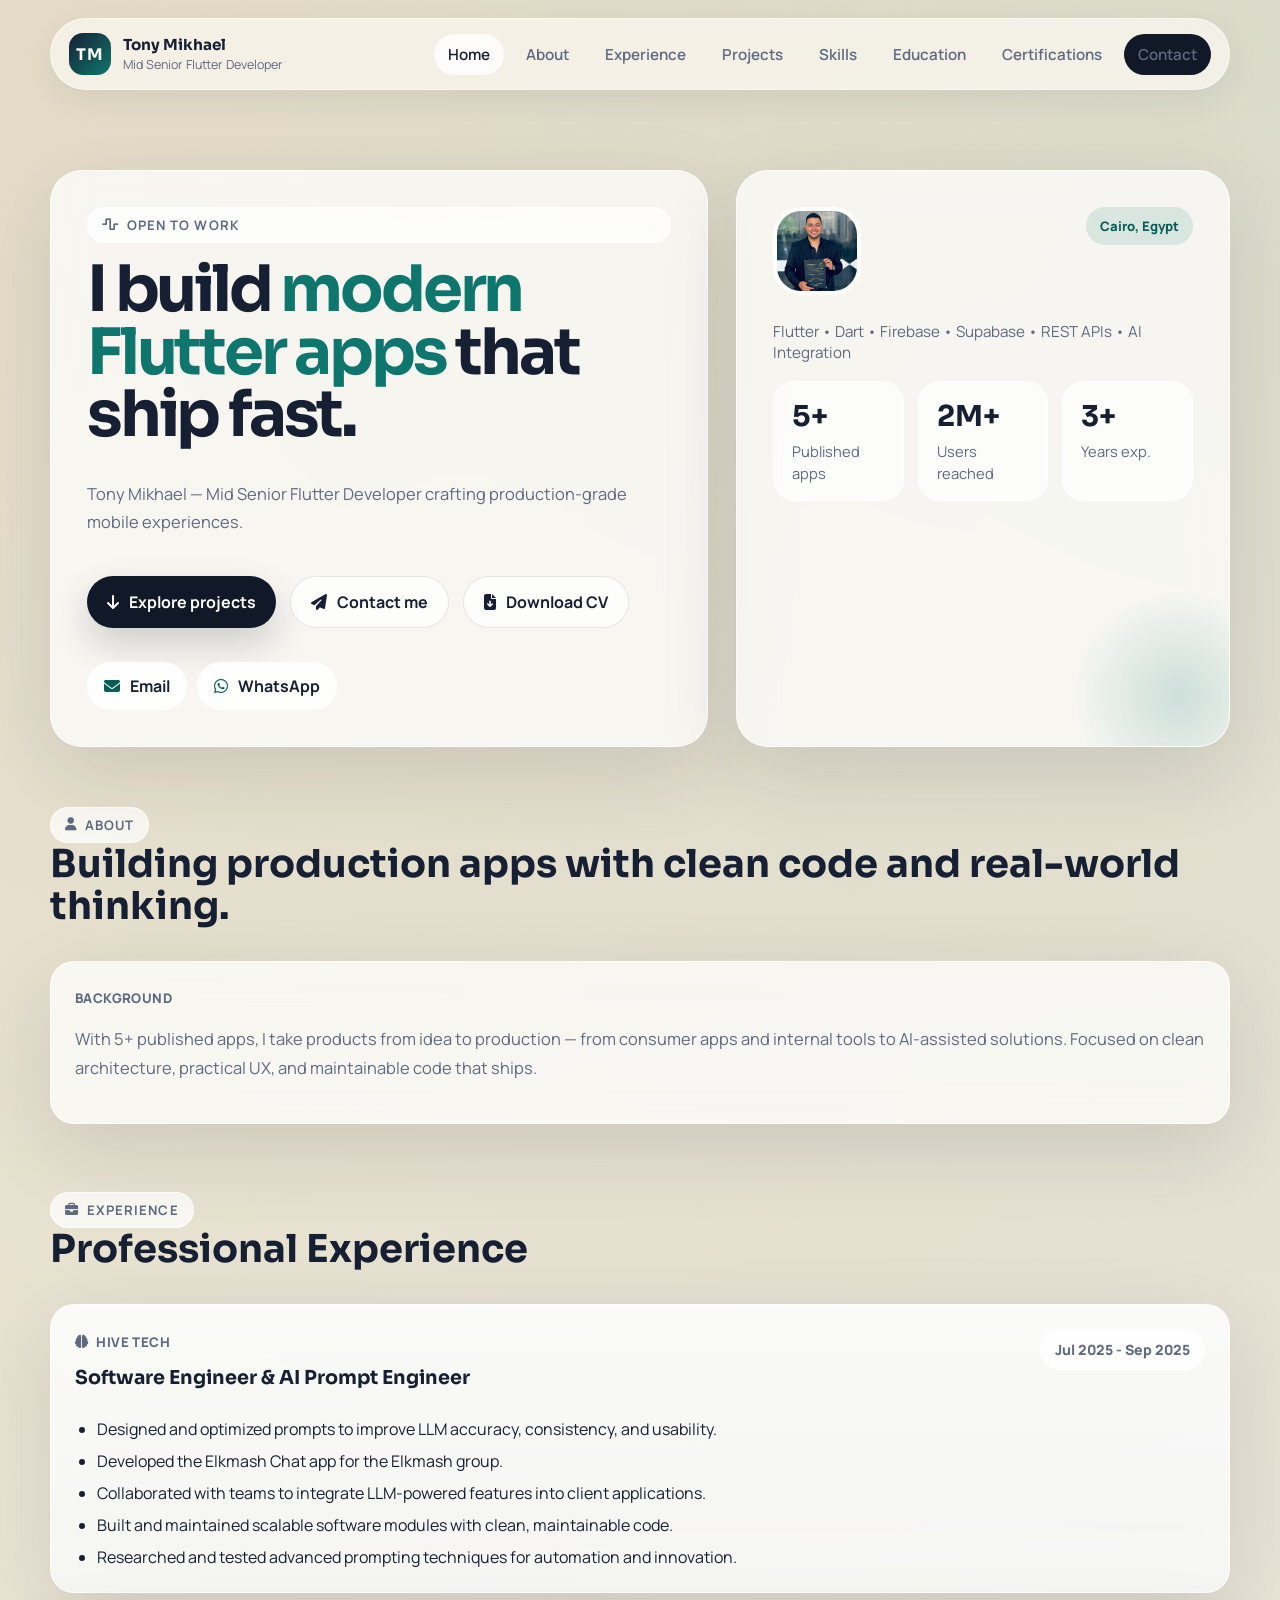
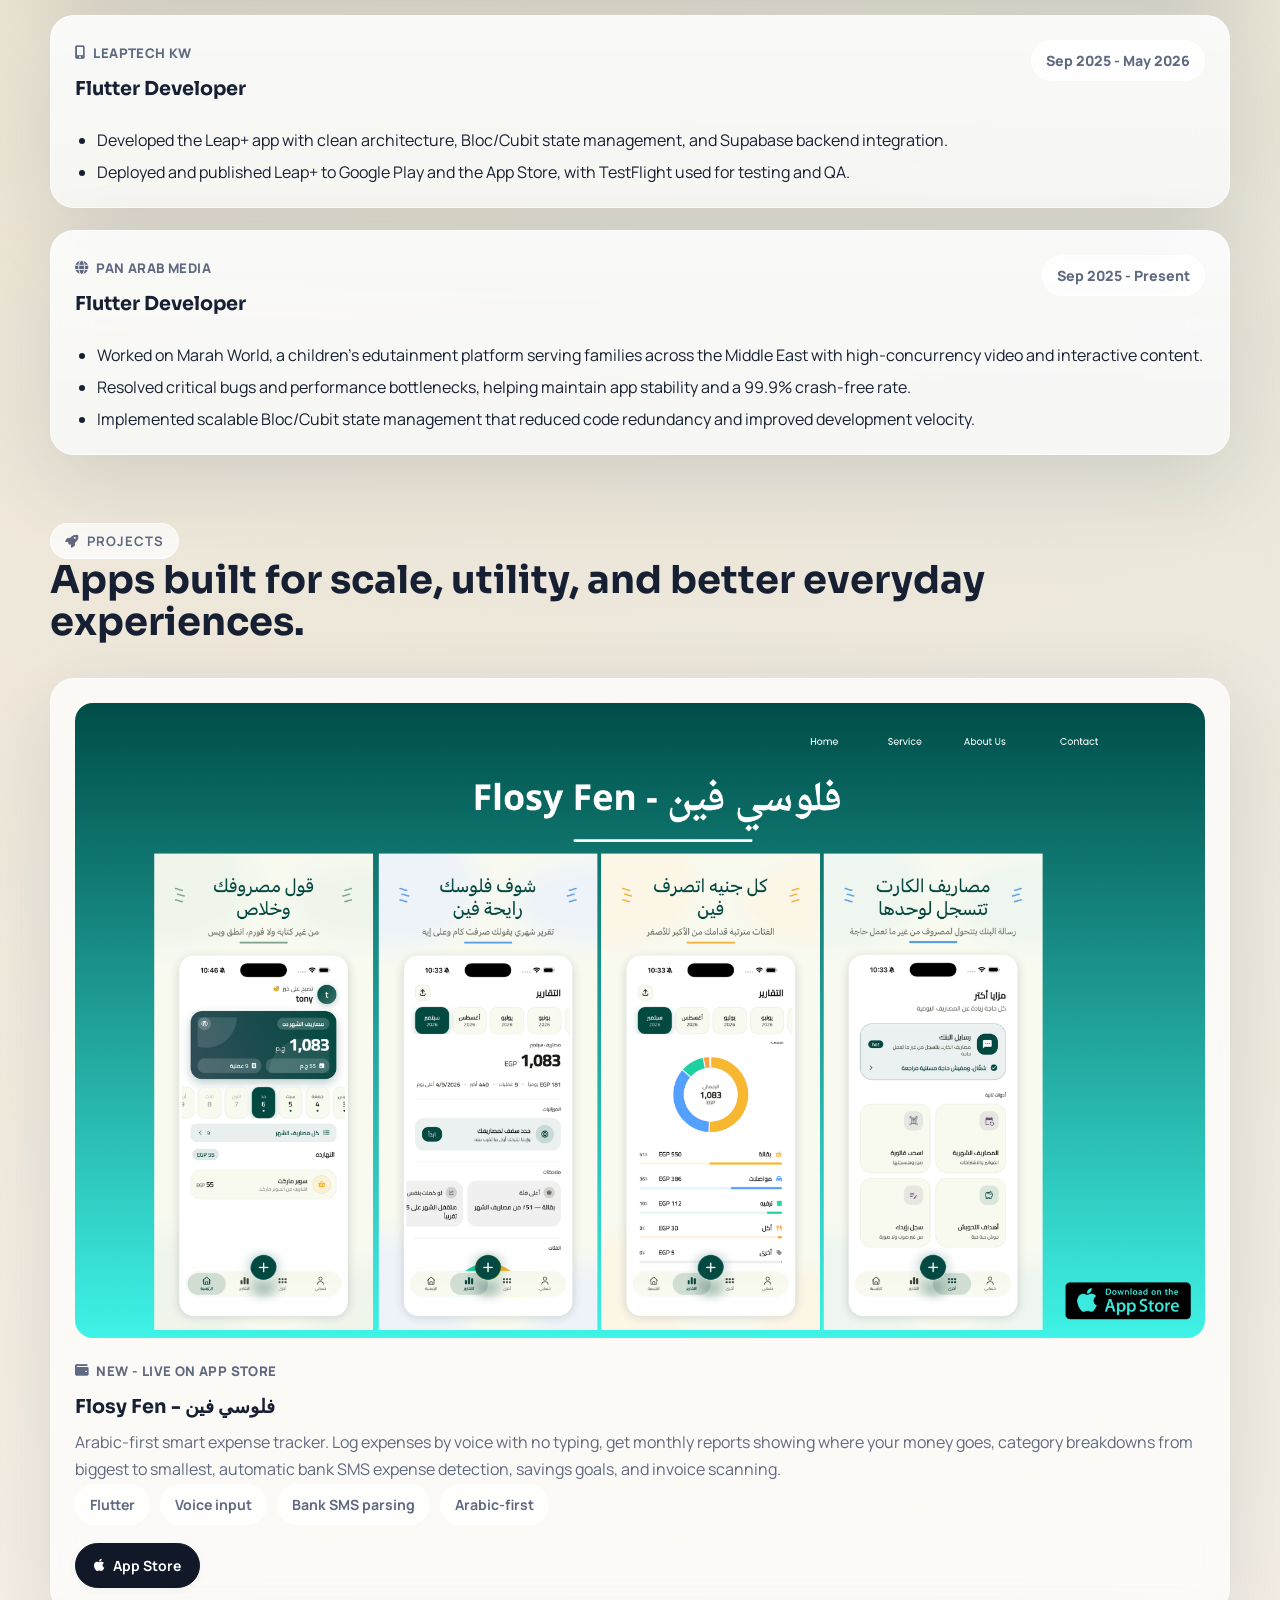
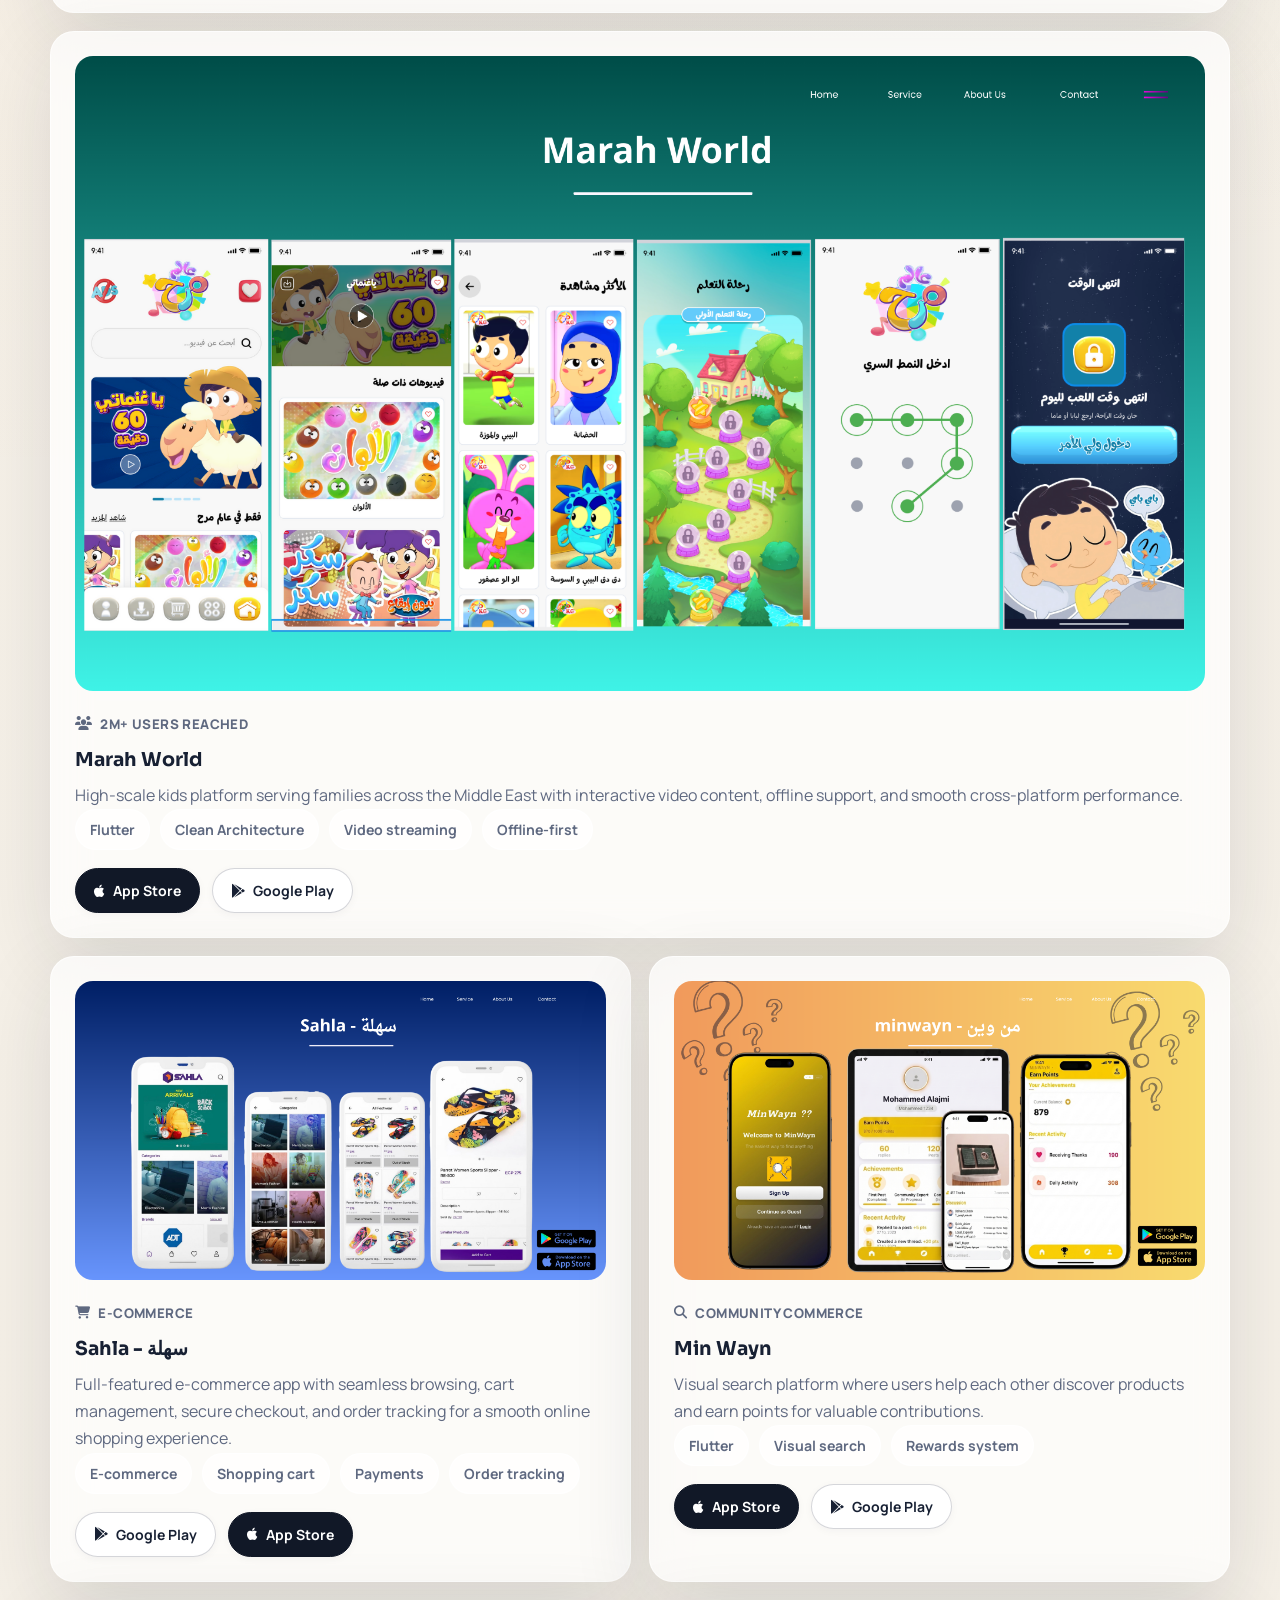
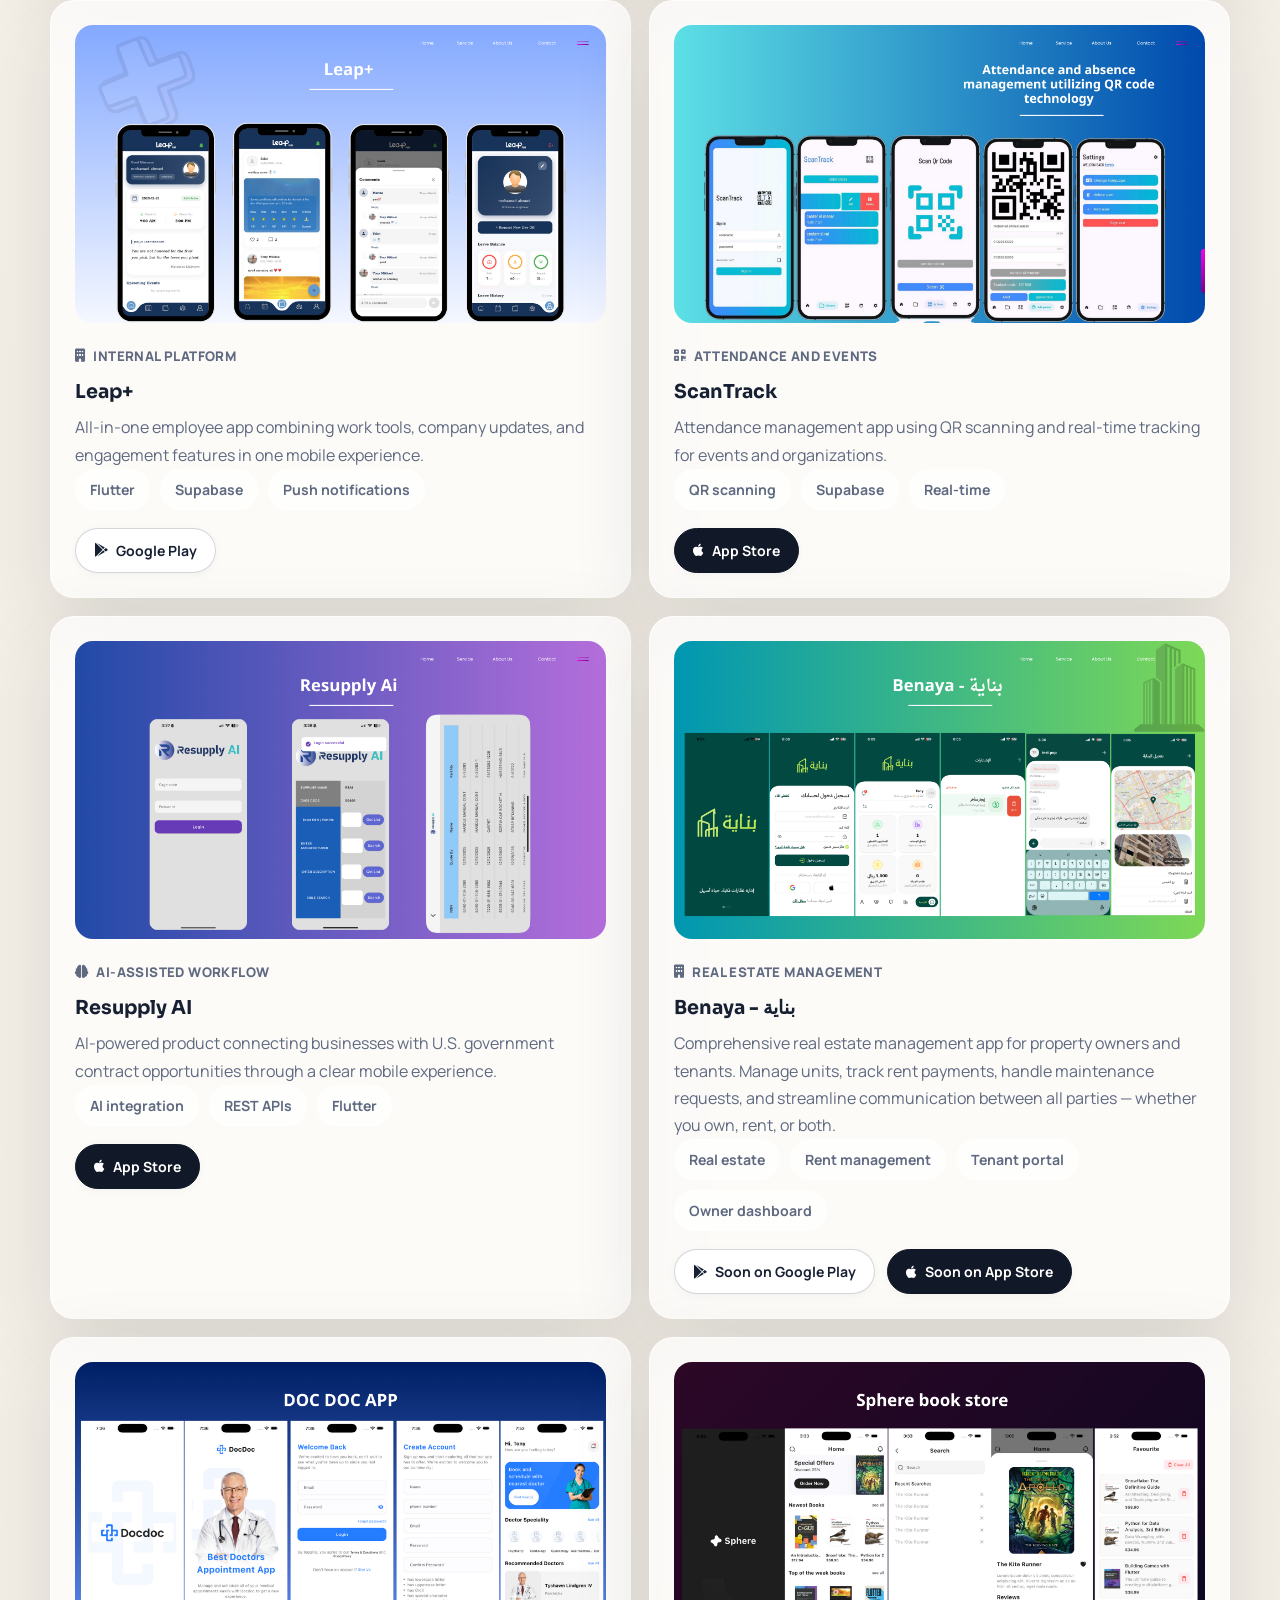
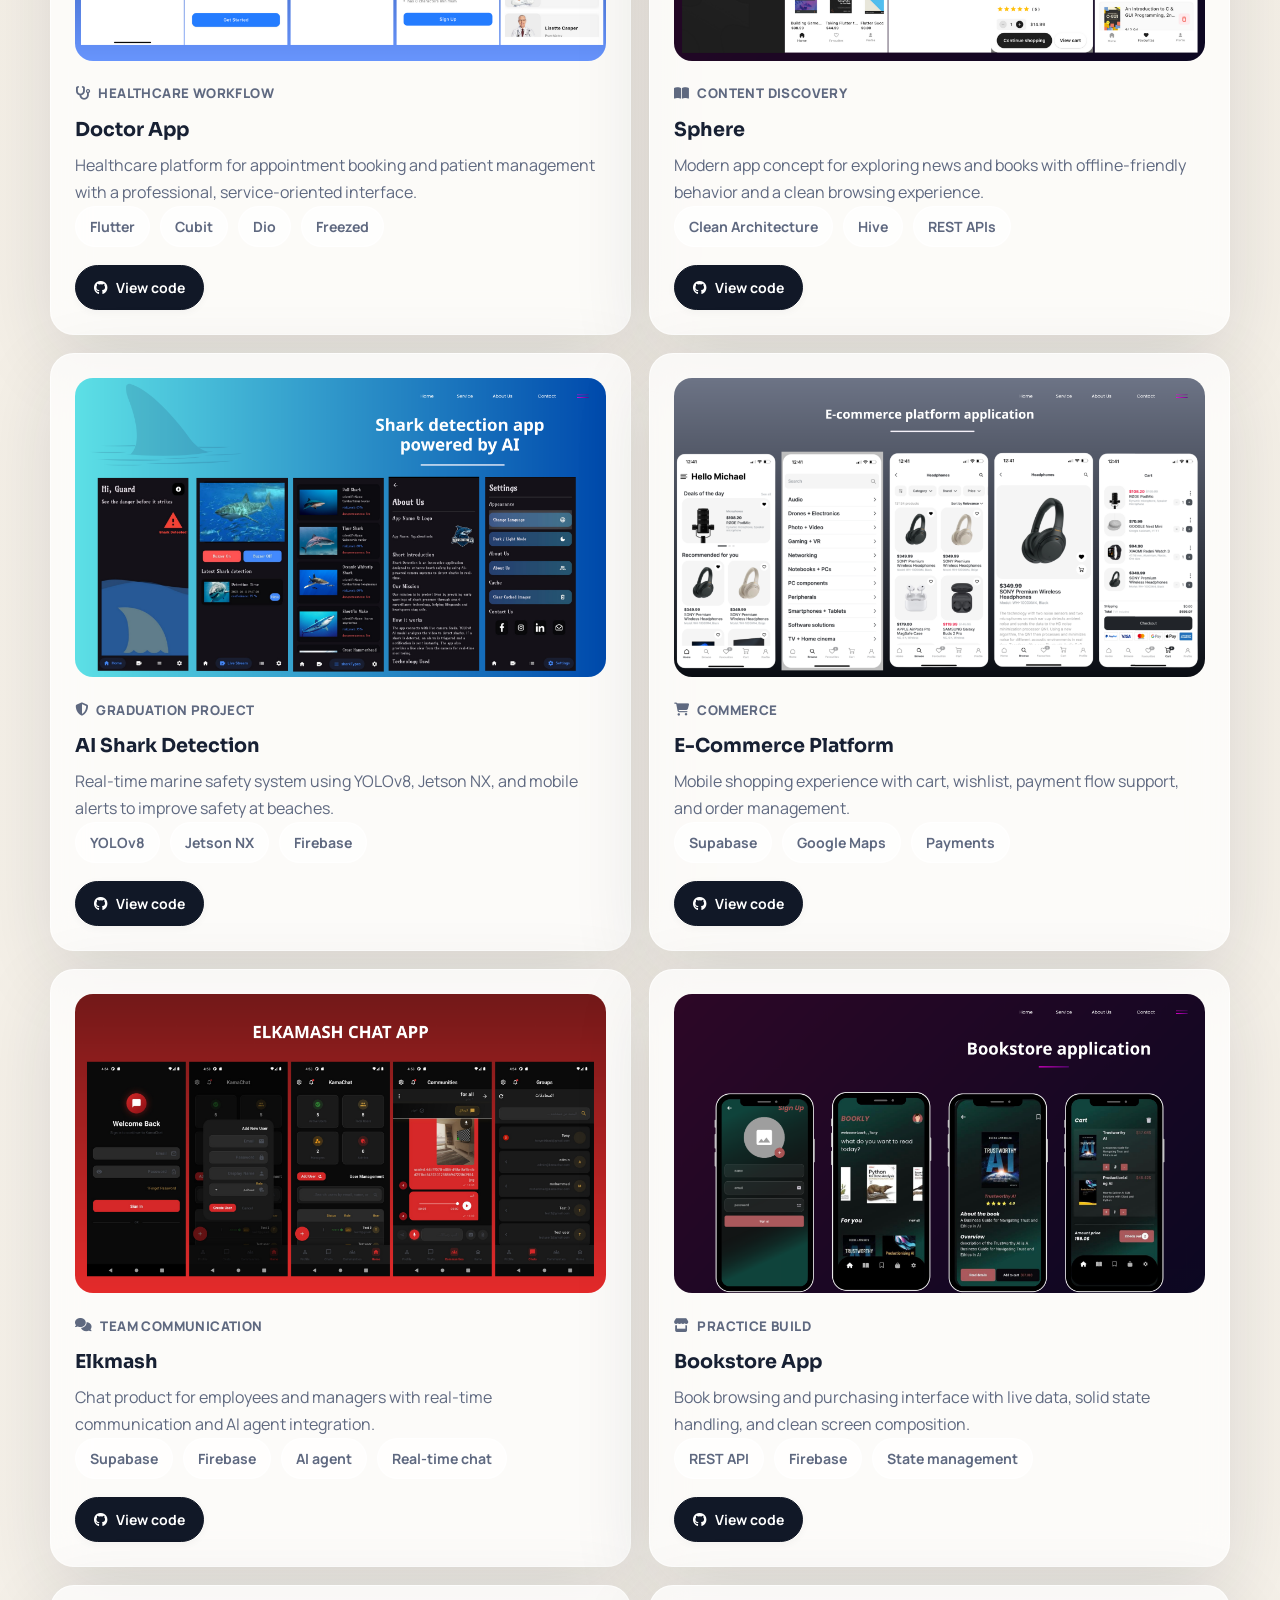
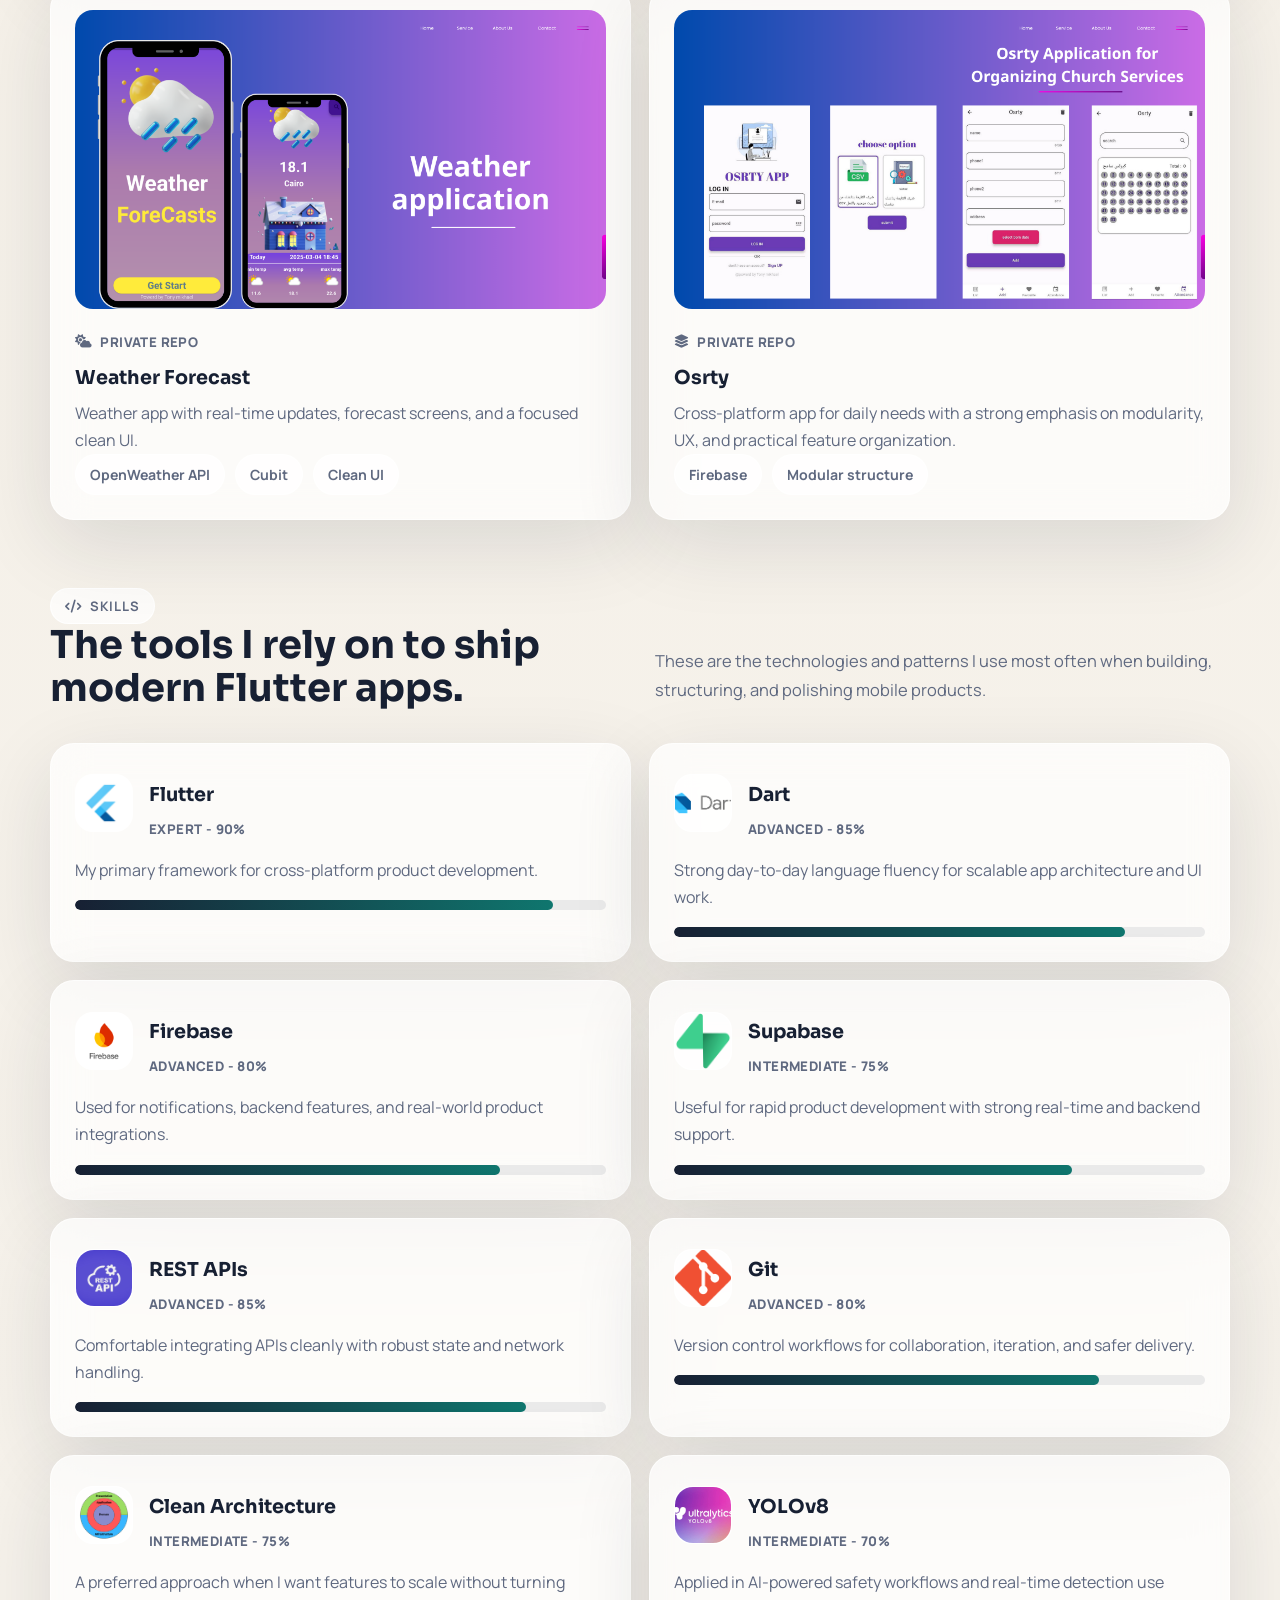
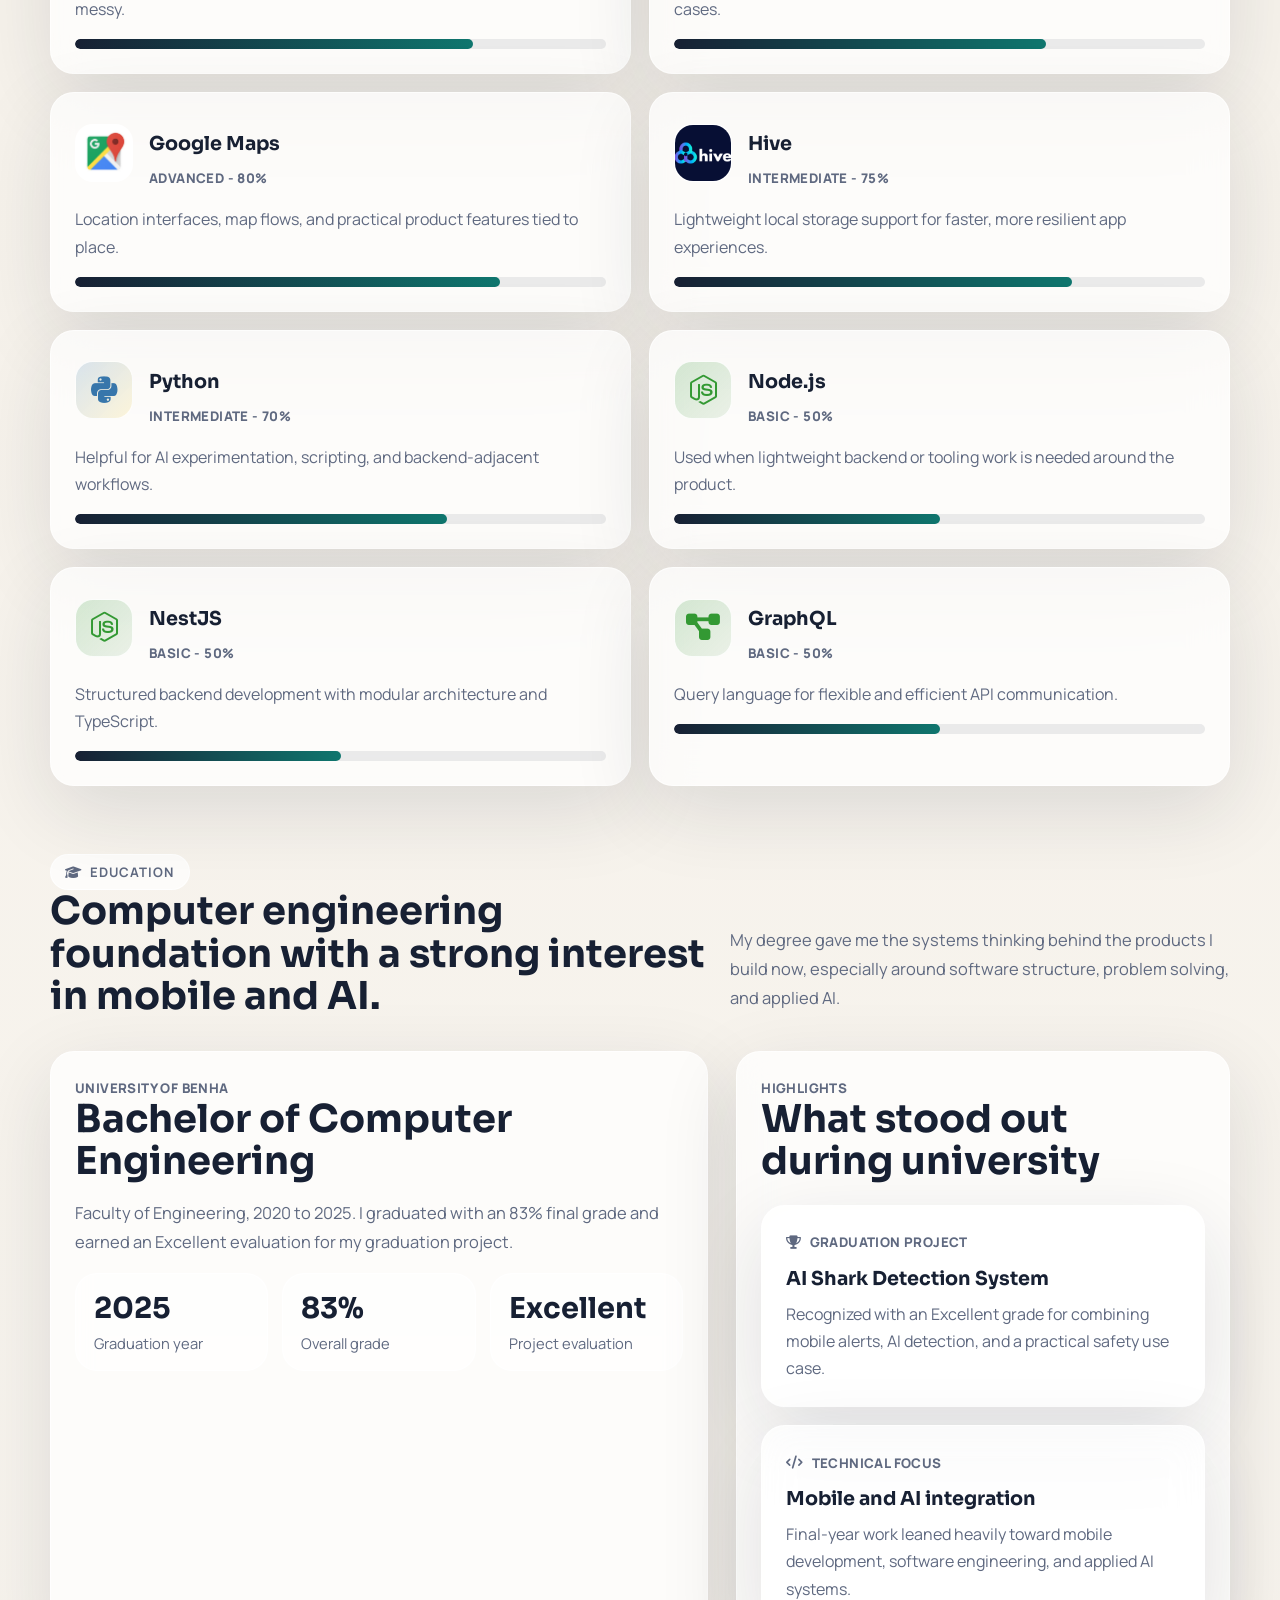
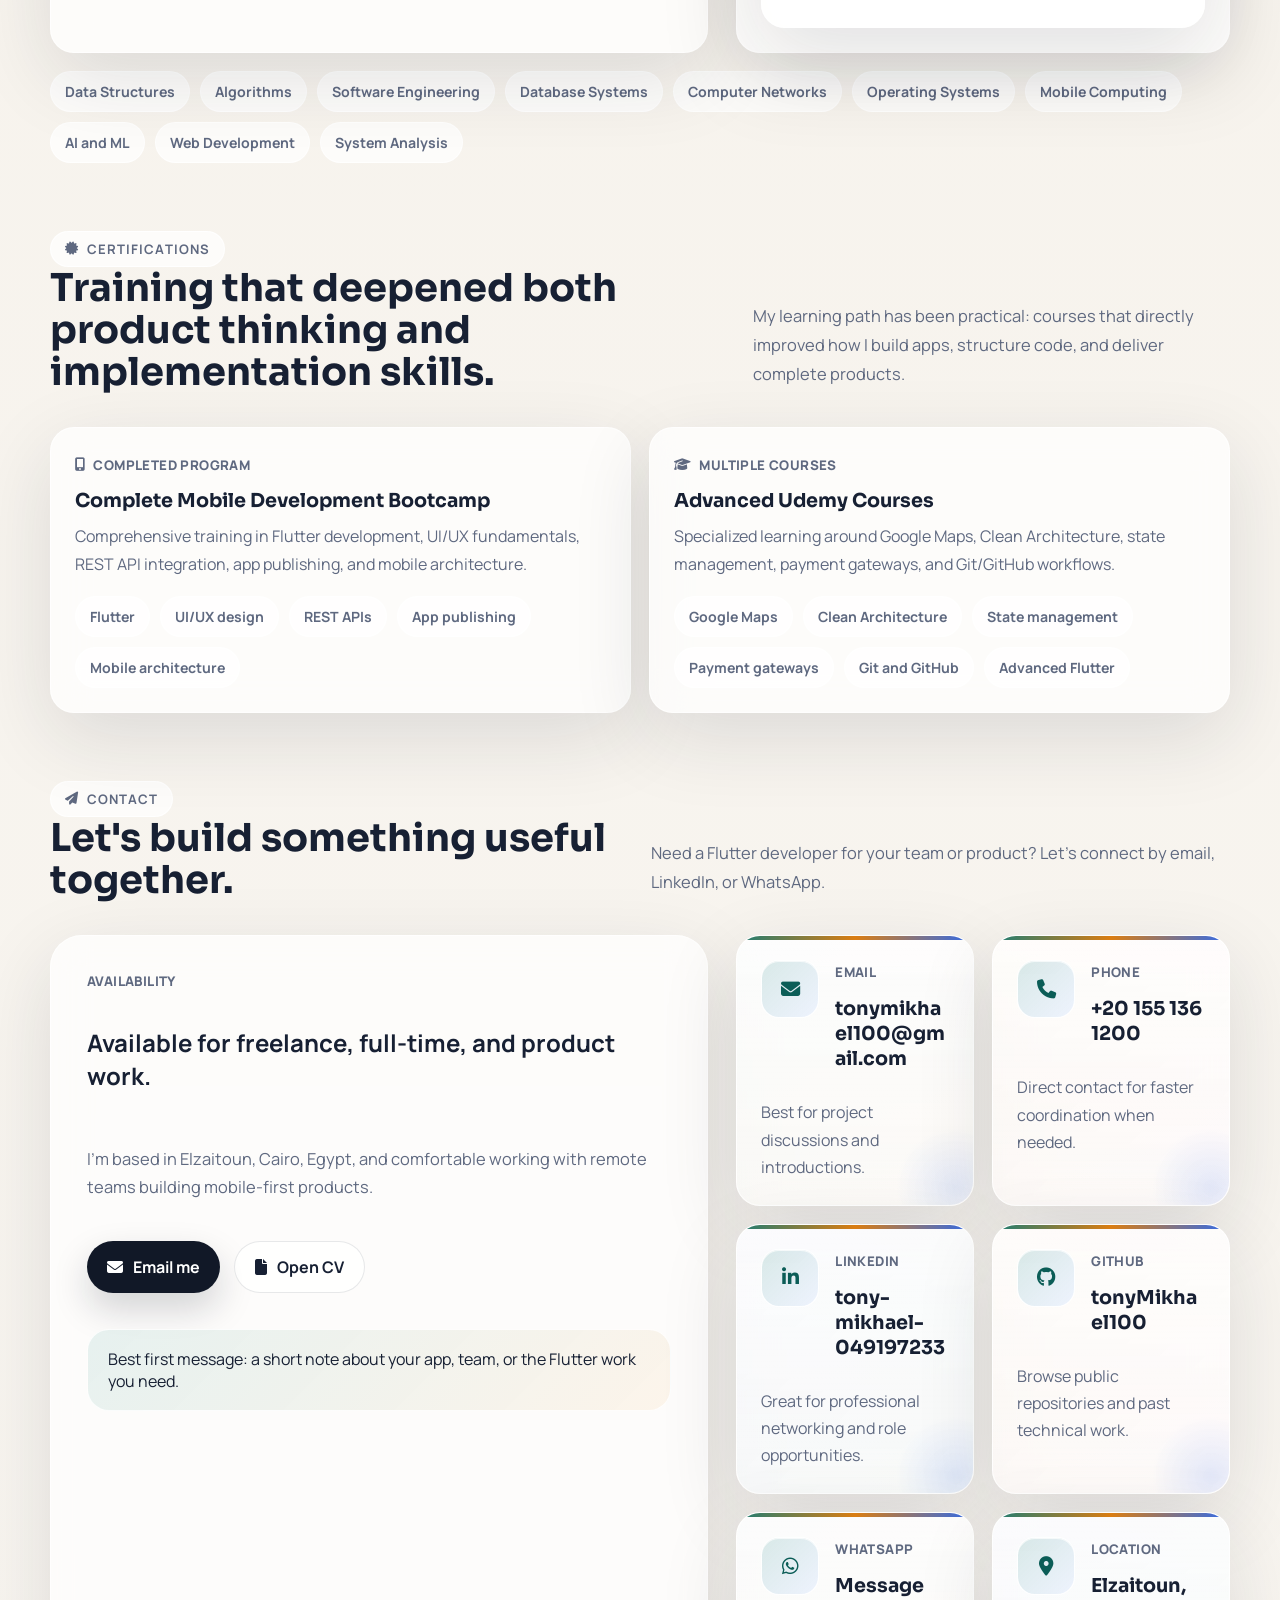
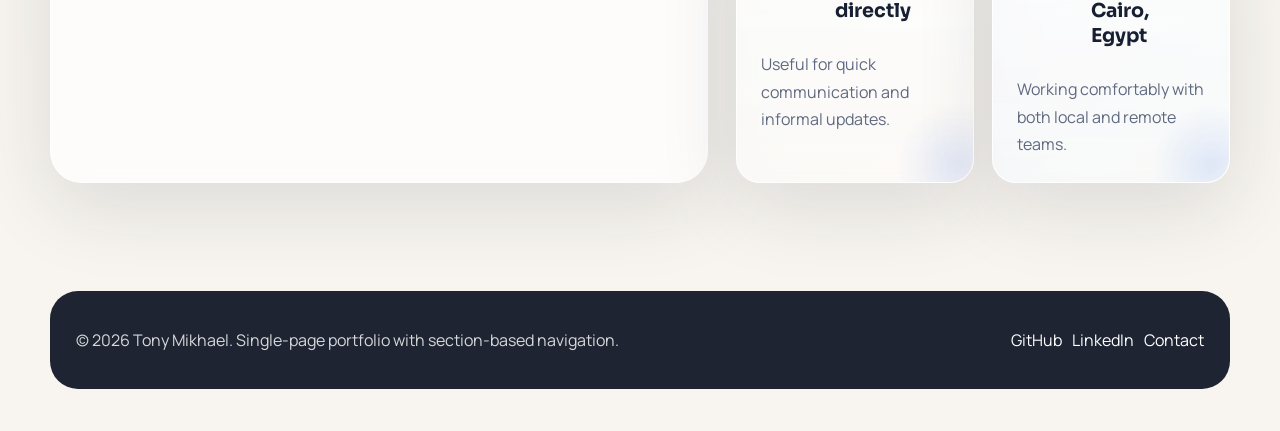
<file: index.html>
<!DOCTYPE html>
<html lang="en">

<head>
  <meta charset="UTF-8">
  <meta name="viewport" content="width=device-width, initial-scale=1.0">
  <title>Tony Mikhael | Flutter Developer</title>
  <link rel="preconnect" href="https://fonts.googleapis.com">
  <link rel="preconnect" href="https://fonts.gstatic.com" crossorigin>
  <link
    href="https://fonts.googleapis.com/css2?family=Manrope:wght@400;500;600;700;800&amp;family=Sora:wght@600;700;800&amp;display=swap"
    rel="stylesheet">
  <link rel="stylesheet" href="https://cdnjs.cloudflare.com/ajax/libs/font-awesome/6.5.1/css/all.min.css">
  <link rel="stylesheet" href="assets/styles.css">
</head>

<body>
  <header class="site-header">
    <div class="container">
      <a href="#home" class="brand">
        <span class="brand-mark">TM</span>
        <span class="brand-copy">
          <span class="brand-title">Tony Mikhael</span>
          <span class="brand-subtitle">Mid Senior Flutter Developer</span>
        </span>
      </a>

      <button class="menu-toggle" type="button" aria-label="Toggle navigation" aria-expanded="false" data-menu-toggle>
        <i class="fas fa-bars"></i>
      </button>

      <nav class="site-nav" data-site-nav>
        <a href="#home" class="active">Home</a>
        <a href="#about">About</a>
        <a href="#experience">Experience</a>
        <a href="#projects">Projects</a>
        <a href="#skills">Skills</a>
        <a href="#education">Education</a>
        <a href="#certifications">Certifications</a>
        <a href="#contact" class="nav-cta">Contact</a>
      </nav>
    </div>
  </header>

  <main class="page">
    <section class="hero section-anchor" id="home">
      <div class="container hero-grid">
        <div class="hero-copy">
          <span class="eyebrow"><i class="fas fa-wave-square"></i> Open to work</span>
          <h1>I build <span class="highlight">modern Flutter apps</span> that ship fast.</h1>
          <p>Tony Mikhael — Mid Senior Flutter Developer crafting production-grade mobile experiences.</p>

          <div class="button-row">
            <a href="#projects" class="button"><i class="fas fa-arrow-down"></i> Explore projects</a>
            <a href="#contact" class="ghost-button"><i class="fas fa-paper-plane"></i> Contact me</a>
            <a href="assets/cv.pdf" class="ghost-button" download><i class="fas fa-file-arrow-down"></i> Download CV</a>
          </div>

          <div class="hero-contact-actions" style="display:flex;gap:10px;margin-top:18px">
            <a href="mailto:tonymikhael100@gmail.com" class="hero-contact-pill">
              <i class="fas fa-envelope"></i> Email
            </a>
            <a href="https://wa.me/201551361200" target="_blank" rel="noreferrer" class="hero-contact-pill">
              <i class="fab fa-whatsapp"></i> WhatsApp
            </a>
          </div>
        </div>

        <aside class="showcase-card">
          <div class="showcase-top">
            <img src="assets/tony.jpg" alt="Tony Mikhael" class="avatar">
            <span class="availability">Cairo, Egypt</span>
          </div>
          <p class="role-line" style="margin-top:12px;font-size:0.95rem">
            Flutter • Dart • Firebase • Supabase • REST APIs • AI Integration
          </p>
          <div class="metrics" style="margin-top:18px">
            <div class="metric">
              <strong>5+</strong>
              <span>Published apps</span>
            </div>
            <div class="metric">
              <strong>2M+</strong>
              <span>Users reached</span>
            </div>
            <div class="metric">
              <strong>3+</strong>
              <span>Years exp.</span>
            </div>
          </div>
        </aside>
      </div>
    </section>

    <section class="section section-anchor" id="about">
      <div class="container">
        <div class="section-header">
          <div>
            <span class="eyebrow"><i class="fas fa-user"></i> About</span>
            <h2 class="section-heading">Building production apps with clean code and real-world thinking.</h2>
          </div>
        </div>

        <div class="split-layout">
          <article class="panel">
            <span class="small-label">Background</span>
            <p class="muted">
              With 5+ published apps, I take products from idea to production — from consumer apps and internal tools
              to AI-assisted solutions. Focused on clean architecture, practical UX, and maintainable code that ships.
            </p>
          </article>
        </div>
      </div>
    </section>

    <section class="section section-anchor" id="experience">
      <div class="container">
        <div class="section-header">
          <div>
            <span class="eyebrow"><i class="fas fa-briefcase"></i> Experience</span>
            <h2 class="section-heading">Professional Experience</h2>
          </div>
        </div>

        <div class="timeline experience-timeline">
          <article class="timeline-card experience-card">
            <div class="experience-head">
              <div>
                <span class="meta"><i class="fas fa-brain"></i> Hive Tech</span>
                <h3>Software Engineer &amp; AI Prompt Engineer</h3>
              </div>
              <span class="experience-date">Jul 2025 - Sep 2025</span>
            </div>
            <ul class="experience-list">
              <li>Designed and optimized prompts to improve LLM accuracy, consistency, and usability.</li>
              <li>Developed the Elkmash Chat app for the Elkmash group.</li>
              <li>Collaborated with teams to integrate LLM-powered features into client applications.</li>
              <li>Built and maintained scalable software modules with clean, maintainable code.</li>
              <li>Researched and tested advanced prompting techniques for automation and innovation.</li>
            </ul>
          </article>

          <article class="timeline-card experience-card">
            <div class="experience-head">
              <div>
                <span class="meta"><i class="fas fa-mobile-screen-button"></i> LeapTech Kw</span>
                <h3>Flutter Developer</h3>
              </div>
              <span class="experience-date">Sep 2025 - May 2026</span>
            </div>
            <ul class="experience-list">
              <li>Developed the Leap+ app with clean architecture, Bloc/Cubit state management, and Supabase backend
                integration.</li>
              <li>Deployed and published Leap+ to Google Play and the App Store, with TestFlight used for testing and
                QA.</li>
            </ul>
          </article>

          <article class="timeline-card experience-card">
            <div class="experience-head">
              <div>
                <span class="meta"><i class="fas fa-globe"></i> Pan Arab Media</span>
                <h3>Flutter Developer</h3>
              </div>
              <span class="experience-date">Sep 2025 - Present</span>
            </div>
            <ul class="experience-list">
              <li>Worked on Marah World, a children’s edutainment platform serving families across the Middle East with
                high-concurrency video and interactive content.</li>
              <li>Resolved critical bugs and performance bottlenecks, helping maintain app stability and a 99.9%
                crash-free rate.</li>
              <li>Implemented scalable Bloc/Cubit state management that reduced code redundancy and improved development
                velocity.</li>
            </ul>
          </article>
        </div>
      </div>
    </section>

    <section class="section section-anchor" id="projects">
      <div class="container">
        <div class="section-header">
          <div>
            <span class="eyebrow"><i class="fas fa-rocket"></i> Projects</span>
            <h2 class="section-heading">Apps built for scale, utility, and better everyday experiences.</h2>
          </div>
          <p class="section-intro page-intro">
          </p>
        </div>

        <div class="projects-grid">
          <article class="project-card featured">
            <div class="project-visual"><img src="assets/flosy_fen_app.png" alt="Flosy Fen - فلوسي فين"></div>
            <span class="project-meta"><i class="fas fa-wallet"></i> New - Live on App Store</span>
            <h3>Flosy Fen - فلوسي فين</h3>
            <p>Arabic-first smart expense tracker. Log expenses by voice with no typing, get monthly reports showing
              where your money goes, category breakdowns from biggest to smallest, automatic bank SMS expense
              detection, savings goals, and invoice scanning.</p>
            <div class="project-tags">
              <span>Flutter</span>
              <span>Voice input</span>
              <span>Bank SMS parsing</span>
              <span>Arabic-first</span>
            </div>
            <div class="project-links">
              <a href="https://apps.apple.com/app/id6809221415" target="_blank" rel="noreferrer" class="app-store"><i
                  class="fab fa-apple"></i> App Store</a>
            </div>
          </article>

          <article class="project-card featured">
            <div class="project-visual"><img src="assets/marah_world.png" alt="Marah World"></div>
            <span class="project-meta"><i class="fas fa-users"></i> 2M+ users reached</span>
            <h3>Marah World</h3>
            <p>High-scale kids platform serving families across the Middle East with interactive video content, offline
              support, and smooth cross-platform performance.</p>
            <div class="project-tags">
              <span>Flutter</span>
              <span>Clean Architecture</span>
              <span>Video streaming</span>
              <span>Offline-first</span>
            </div>
            <div class="project-links">
              <a href="https://apps.apple.com/ma/app/%D8%B9%D8%A7%D9%84%D9%85-%D9%85%D8%B1%D8%AD-marah-world/id1465583245?l=ar"
                target="_blank" rel="noreferrer" class="app-store"><i class="fab fa-apple"></i> App Store</a>
              <a href="https://play.google.com/store/apps/details?id=com.apptrainers.marahkg" target="_blank"
                rel="noreferrer" class="google-play"><i class="fab fa-google-play"></i> Google Play</a>
            </div>
          </article>

          <article class="project-card">
            <div class="project-visual"><img src="assets/sahla.png" alt="Sahla - سهلة"></div>
            <span class="project-meta"><i class="fas fa-cart-shopping"></i> E-commerce</span>
            <h3>Sahla - سهلة</h3>
            <p>Full-featured e-commerce app with seamless browsing, cart management, secure checkout, and order tracking
              for a smooth online shopping experience.</p>
            <div class="project-tags">
              <span>E-commerce</span>
              <span>Shopping cart</span>
              <span>Payments</span>
              <span>Order tracking</span>
            </div>
            <div class="project-links">
              <a href="https://play.google.com/store/apps/details?id=com.shopx.sahla&hl=en" target="_blank"
                rel="noreferrer" class="google-play"><i class="fab fa-google-play"></i> Google Play</a>
              <a href="https://apps.apple.com/eg/app/sahla-online/id1658427491" target="_blank" rel="noreferrer"
                class="app-store"><i class="fab fa-apple"></i> App Store</a>
            </div>
          </article>

          <article class="project-card">
            <div class="project-visual"><img src="assets/minwayn_postere.png" alt="Min Wayn"></div>
            <span class="project-meta"><i class="fas fa-magnifying-glass"></i> Community commerce</span>
            <h3>Min Wayn</h3>
            <p>Visual search platform where users help each other discover products and earn points for valuable
              contributions.</p>
            <div class="project-tags">
              <span>Flutter</span>
              <span>Visual search</span>
              <span>Rewards system</span>
            </div>
            <div class="project-links">
              <a href="https://apps.apple.com/us/app/min-wayn-%D9%85%D9%86-%D9%88%D9%8A%D9%86/id6758146200"
                target="_blank" rel="noreferrer" class="app-store"><i class="fab fa-apple"></i> App Store</a>
              <a href="https://play.google.com/store/apps/details?id=com.leaptechkw.minwayn.android&hl=en"
                target="_blank" rel="noreferrer" class="google-play"><i class="fab fa-google-play"></i> Google Play</a>
            </div>
          </article>

          <article class="project-card">
            <div class="project-visual"><img src="assets/leap.png" alt="Leap+"></div>
            <span class="project-meta"><i class="fas fa-building"></i> Internal platform</span>
            <h3>Leap+</h3>
            <p>All-in-one employee app combining work tools, company updates, and engagement features in one mobile
              experience.</p>
            <div class="project-tags">
              <span>Flutter</span>
              <span>Supabase</span>
              <span>Push notifications</span>
            </div>
            <div class="project-links">
              <a href="https://play.google.com/store/apps/details?id=com.leap.techplusplus&hl=en" target="_blank"
                rel="noreferrer" class="google-play"><i class="fab fa-google-play"></i> Google Play</a>
            </div>
          </article>

          <article class="project-card">
            <div class="project-visual"><img src="assets/scanTrack.png" alt="ScanTrack"></div>
            <span class="project-meta"><i class="fas fa-qrcode"></i> Attendance and events</span>
            <h3>ScanTrack</h3>
            <p>Attendance management app using QR scanning and real-time tracking for events and organizations.</p>
            <div class="project-tags">
              <span>QR scanning</span>
              <span>Supabase</span>
              <span>Real-time</span>
            </div>
            <div class="project-links">
              <a href="https://apps.apple.com/eg/app/scantrack/id6747943595" target="_blank" rel="noreferrer"
                class="app-store"><i class="fab fa-apple"></i> App Store</a>
            </div>
          </article>

          <article class="project-card">
            <div class="project-visual"><img src="assets/resupply_ai.png" alt="Resupply AI"></div>
            <span class="project-meta"><i class="fas fa-brain"></i> AI-assisted workflow</span>
            <h3>Resupply AI</h3>
            <p>AI-powered product connecting businesses with U.S. government contract opportunities through a clear
              mobile experience.</p>
            <div class="project-tags">
              <span>AI integration</span>
              <span>REST APIs</span>
              <span>Flutter</span>
            </div>
            <div class="project-links">
              <a href="https://apps.apple.com/us/app/resupply-ai/id6756544446" target="_blank" rel="noreferrer"
                class="app-store"><i class="fab fa-apple"></i> App Store</a>
            </div>
          </article>

          <article class="project-card">
            <div class="project-visual"><img src="assets/benaya.png" alt="Benaya - بناية"></div>
            <span class="project-meta"><i class="fas fa-building"></i> Real estate management</span>
            <h3>Benaya - بناية</h3>
            <p>Comprehensive real estate management app for property owners and tenants. Manage units, track rent
              payments, handle maintenance requests, and streamline communication between all parties — whether you own,
              rent, or both.</p>
            <div class="project-tags">
              <span>Real estate</span>
              <span>Rent management</span>
              <span>Tenant portal</span>
              <span>Owner dashboard</span>
            </div>
            <div class="project-links">
              <a href="#" target="_blank" rel="noreferrer" class="google-play"><i class="fab fa-google-play"></i> Soon
                on Google Play</a>
              <a href="#" target="_blank" rel="noreferrer" class="app-store"><i class="fab fa-apple"></i> Soon on App
                Store</a>
            </div>
          </article>

          <article class="project-card">
            <div class="project-visual"><img src="assets/doc.png" alt="Doctor App"></div>
            <span class="project-meta"><i class="fas fa-stethoscope"></i> Healthcare workflow</span>
            <h3>Doctor App</h3>
            <p>Healthcare platform for appointment booking and patient management with a professional, service-oriented
              interface.</p>
            <div class="project-tags">
              <span>Flutter</span>
              <span>Cubit</span>
              <span>Dio</span>
              <span>Freezed</span>
            </div>
            <div class="project-links">
              <a href="https://github.com/tonyMikhael100/doctor_appointment" target="_blank" rel="noreferrer"
                class="primary-link"><i class="fab fa-github"></i> View code</a>
            </div>
          </article>

          <article class="project-card">
            <div class="project-visual"><img src="assets/sphere.png" alt="Sphere"></div>
            <span class="project-meta"><i class="fas fa-book-open"></i> Content discovery</span>
            <h3>Sphere</h3>
            <p>Modern app concept for exploring news and books with offline-friendly behavior and a clean browsing
              experience.</p>
            <div class="project-tags">
              <span>Clean Architecture</span>
              <span>Hive</span>
              <span>REST APIs</span>
            </div>
            <div class="project-links">
              <a href="https://github.com/tonyMikhael100/bookly_clean_arch" target="_blank" rel="noreferrer"
                class="primary-link"><i class="fab fa-github"></i> View code</a>
            </div>
          </article>

          <article class="project-card">
            <div class="project-visual"><img src="assets/ai shark detection.png" alt="AI Shark Detection"></div>
            <span class="project-meta"><i class="fas fa-shield-halved"></i> Graduation project</span>
            <h3>AI Shark Detection</h3>
            <p>Real-time marine safety system using YOLOv8, Jetson NX, and mobile alerts to improve safety at beaches.
            </p>
            <div class="project-tags">
              <span>YOLOv8</span>
              <span>Jetson NX</span>
              <span>Firebase</span>
            </div>
            <div class="project-links">
              <a href="https://github.com/tonyMikhael100/shark_detection" target="_blank" rel="noreferrer"
                class="primary-link"><i class="fab fa-github"></i> View code</a>
            </div>
          </article>

          <article class="project-card">
            <div class="project-visual"><img src="assets/malka elkhalig e commerce.png" alt="E-Commerce Platform"></div>
            <span class="project-meta"><i class="fas fa-cart-shopping"></i> Commerce</span>
            <h3>E-Commerce Platform</h3>
            <p>Mobile shopping experience with cart, wishlist, payment flow support, and order management.</p>
            <div class="project-tags">
              <span>Supabase</span>
              <span>Google Maps</span>
              <span>Payments</span>
            </div>
            <div class="project-links">
              <a href="https://github.com/tonyMikhael100/electronics_shop" target="_blank" rel="noreferrer"
                class="primary-link"><i class="fab fa-github"></i> View code</a>
            </div>
          </article>

          <article class="project-card">
            <div class="project-visual"><img src="assets/elkmash.png" alt="Elkmash"></div>
            <span class="project-meta"><i class="fas fa-comments"></i> Team communication</span>
            <h3>Elkmash</h3>
            <p>Chat product for employees and managers with real-time communication and AI agent integration.</p>
            <div class="project-tags">
              <span>Supabase</span>
              <span>Firebase</span>
              <span>AI agent</span>
              <span>Real-time chat</span>
            </div>
            <div class="project-links">
              <a href="https://github.com/tonyMikhael100/kama_chat" target="_blank" rel="noreferrer"
                class="primary-link"><i class="fab fa-github"></i> View code</a>
            </div>
          </article>

          <article class="project-card">
            <div class="project-visual"><img src="assets/bookly.png" alt="Bookstore App"></div>
            <span class="project-meta"><i class="fas fa-store"></i> Practice build</span>
            <h3>Bookstore App</h3>
            <p>Book browsing and purchasing interface with live data, solid state handling, and clean screen
              composition.</p>
            <div class="project-tags">
              <span>REST API</span>
              <span>Firebase</span>
              <span>State management</span>
            </div>
            <div class="project-links">
              <a href="https://github.com/tonyMikhael100/kimit_graduation_project" target="_blank" rel="noreferrer"
                class="primary-link"><i class="fab fa-github"></i> View code</a>
            </div>
          </article>

          <article class="project-card">
            <div class="project-visual"><img src="assets/weather.png" alt="Weather Forecast"></div>
            <span class="project-meta"><i class="fas fa-cloud-sun"></i> Private repo</span>
            <h3>Weather Forecast</h3>
            <p>Weather app with real-time updates, forecast screens, and a focused clean UI.</p>
            <div class="project-tags">
              <span>OpenWeather API</span>
              <span>Cubit</span>
              <span>Clean UI</span>
            </div>
          </article>

          <article class="project-card">
            <div class="project-visual"><img src="assets/osrty.png" alt="Osrty"></div>
            <span class="project-meta"><i class="fas fa-layer-group"></i> Private repo</span>
            <h3>Osrty</h3>
            <p>Cross-platform app for daily needs with a strong emphasis on modularity, UX, and practical feature
              organization.</p>
            <div class="project-tags">
              <span>Firebase</span>
              <span>Modular structure</span>
            </div>
          </article>
        </div>
      </div>
    </section>

    <section class="section section-anchor" id="skills">
      <div class="container">
        <div class="section-header">
          <div>
            <span class="eyebrow"><i class="fas fa-code"></i> Skills</span>
            <h2 class="section-heading">The tools I rely on to ship modern Flutter apps.</h2>
          </div>
          <p class="section-intro page-intro">
            These are the technologies and patterns I use most often when building, structuring, and polishing mobile
            products.
          </p>
        </div>

        <div class="skills-grid">
          <article class="skill-card">
            <div class="skill-card-head">
              <div class="skill-logo"><img src="assets/flutter.jpg" alt="Flutter"></div>
              <div>
                <h3>Flutter</h3><span class="skill-level">Expert - 90%</span>
              </div>
            </div>
            <p>My primary framework for cross-platform product development.</p>
            <div class="progress"><span style="width: 90%"></span></div>
          </article>
          <article class="skill-card">
            <div class="skill-card-head">
              <div class="skill-logo"><img src="assets/dart.png" alt="Dart"></div>
              <div>
                <h3>Dart</h3><span class="skill-level">Advanced - 85%</span>
              </div>
            </div>
            <p>Strong day-to-day language fluency for scalable app architecture and UI work.</p>
            <div class="progress"><span style="width: 85%"></span></div>
          </article>
          <article class="skill-card">
            <div class="skill-card-head">
              <div class="skill-logo"><img src="assets/firebase.png" alt="Firebase"></div>
              <div>
                <h3>Firebase</h3><span class="skill-level">Advanced - 80%</span>
              </div>
            </div>
            <p>Used for notifications, backend features, and real-world product integrations.</p>
            <div class="progress"><span style="width: 80%"></span></div>
          </article>
          <article class="skill-card">
            <div class="skill-card-head">
              <div class="skill-logo"><img src="assets/supabase.png" alt="Supabase"></div>
              <div>
                <h3>Supabase</h3><span class="skill-level">Intermediate - 75%</span>
              </div>
            </div>
            <p>Useful for rapid product development with strong real-time and backend support.</p>
            <div class="progress"><span style="width: 75%"></span></div>
          </article>
          <article class="skill-card">
            <div class="skill-card-head">
              <div class="skill-logo"><img src="assets/rest.jpg" alt="REST API"></div>
              <div>
                <h3>REST APIs</h3><span class="skill-level">Advanced - 85%</span>
              </div>
            </div>
            <p>Comfortable integrating APIs cleanly with robust state and network handling.</p>
            <div class="progress"><span style="width: 85%"></span></div>
          </article>
          <article class="skill-card">
            <div class="skill-card-head">
              <div class="skill-logo"><img src="assets/git.png" alt="Git"></div>
              <div>
                <h3>Git</h3><span class="skill-level">Advanced - 80%</span>
              </div>
            </div>
            <p>Version control workflows for collaboration, iteration, and safer delivery.</p>
            <div class="progress"><span style="width: 80%"></span></div>
          </article>
          <article class="skill-card">
            <div class="skill-card-head">
              <div class="skill-logo"><img src="assets/clean_architecture.png" alt="Clean Architecture"></div>
              <div>
                <h3>Clean Architecture</h3><span class="skill-level">Intermediate - 75%</span>
              </div>
            </div>
            <p>A preferred approach when I want features to scale without turning messy.</p>
            <div class="progress"><span style="width: 75%"></span></div>
          </article>
          <article class="skill-card">
            <div class="skill-card-head">
              <div class="skill-logo"><img src="assets/yolov.jpg" alt="YOLOv8"></div>
              <div>
                <h3>YOLOv8</h3><span class="skill-level">Intermediate - 70%</span>
              </div>
            </div>
            <p>Applied in AI-powered safety workflows and real-time detection use cases.</p>
            <div class="progress"><span style="width: 70%"></span></div>
          </article>
          <article class="skill-card">
            <div class="skill-card-head">
              <div class="skill-logo"><img src="assets/maps.jpg" alt="Google Maps"></div>
              <div>
                <h3>Google Maps</h3><span class="skill-level">Advanced - 80%</span>
              </div>
            </div>
            <p>Location interfaces, map flows, and practical product features tied to place.</p>
            <div class="progress"><span style="width: 80%"></span></div>
          </article>
          <article class="skill-card">
            <div class="skill-card-head">
              <div class="skill-logo"><img src="assets/hive.png" alt="Hive"></div>
              <div>
                <h3>Hive</h3><span class="skill-level">Intermediate - 75%</span>
              </div>
            </div>
            <p>Lightweight local storage support for faster, more resilient app experiences.</p>
            <div class="progress"><span style="width: 75%"></span></div>
          </article>
          <article class="skill-card">
            <div class="skill-card-head">
              <div class="skill-logo skill-logo-python" aria-hidden="true"><i class="fab fa-python"></i></div>
              <div>
                <h3>Python</h3><span class="skill-level">Intermediate - 70%</span>
              </div>
            </div>
            <p>Helpful for AI experimentation, scripting, and backend-adjacent workflows.</p>
            <div class="progress"><span style="width: 70%"></span></div>
          </article>
          <article class="skill-card">
            <div class="skill-card-head">
              <div class="skill-logo skill-logo-node" aria-hidden="true"><i class="fab fa-node-js"></i></div>
              <div>
                <h3>Node.js</h3><span class="skill-level">Basic - 50%</span>
              </div>
            </div>
            <p>Used when lightweight backend or tooling work is needed around the product.</p>
            <div class="progress"><span style="width: 50%"></span></div>
          </article>
          <article class="skill-card">
            <div class="skill-card-head">
              <div class="skill-logo skill-logo-node" aria-hidden="true"><i class="fab fa-node-js"></i></div>
              <div>
                <h3>NestJS</h3><span class="skill-level">Basic - 50%</span>
              </div>
            </div>
            <p>Structured backend development with modular architecture and TypeScript.</p>
            <div class="progress"><span style="width: 50%"></span></div>
          </article>
          <article class="skill-card">
            <div class="skill-card-head">
              <div class="skill-logo skill-logo-node" aria-hidden="true"><i class="fas fa-project-diagram"></i></div>
              <div>
                <h3>GraphQL</h3><span class="skill-level">Basic - 50%</span>
              </div>
            </div>
            <p>Query language for flexible and efficient API communication.</p>
            <div class="progress"><span style="width: 50%"></span></div>
          </article>
        </div>
      </div>
    </section>

    <section class="section section-anchor" id="education">
      <div class="container">
        <div class="section-header">
          <div>
            <span class="eyebrow"><i class="fas fa-graduation-cap"></i> Education</span>
            <h2 class="section-heading">Computer engineering foundation with a strong interest in mobile and AI.</h2>
          </div>
          <p class="section-intro page-intro">
            My degree gave me the systems thinking behind the products I build now, especially around software
            structure, problem solving, and applied AI.
          </p>
        </div>

        <div class="split-layout">
          <article class="panel">
            <span class="small-label">University of Benha</span>
            <h2>Bachelor of Computer Engineering</h2>
            <p class="muted">
              Faculty of Engineering, 2020 to 2025. I graduated with an 83% final grade and earned an Excellent
              evaluation for my graduation project.
            </p>
            <div class="metrics">
              <div class="metric">
                <strong>2025</strong>
                <span>Graduation year</span>
              </div>
              <div class="metric">
                <strong>83%</strong>
                <span>Overall grade</span>
              </div>
              <div class="metric">
                <strong>Excellent</strong>
                <span>Project evaluation</span>
              </div>
            </div>
          </article>

          <article class="panel">
            <span class="small-label">Highlights</span>
            <h2>What stood out during university</h2>
            <div class="timeline" style="margin-top: 22px;">
              <article class="timeline-card">
                <span class="meta"><i class="fas fa-trophy"></i> Graduation project</span>
                <h3>AI Shark Detection System</h3>
                <p>Recognized with an Excellent grade for combining mobile alerts, AI detection, and a practical safety
                  use case.</p>
              </article>
              <article class="timeline-card">
                <span class="meta"><i class="fas fa-code"></i> Technical focus</span>
                <h3>Mobile and AI integration</h3>
                <p>Final-year work leaned heavily toward mobile development, software engineering, and applied AI
                  systems.</p>
              </article>
            </div>
          </article>
        </div>

        <div class="subject-list" style="margin-top: 18px;">
          <span>Data Structures</span>
          <span>Algorithms</span>
          <span>Software Engineering</span>
          <span>Database Systems</span>
          <span>Computer Networks</span>
          <span>Operating Systems</span>
          <span>Mobile Computing</span>
          <span>AI and ML</span>
          <span>Web Development</span>
          <span>System Analysis</span>
        </div>
      </div>
    </section>

    <section class="section section-anchor" id="certifications">
      <div class="container">
        <div class="section-header">
          <div>
            <span class="eyebrow"><i class="fas fa-certificate"></i> Certifications</span>
            <h2 class="section-heading">Training that deepened both product thinking and implementation skills.</h2>
          </div>
          <p class="section-intro page-intro">
            My learning path has been practical: courses that directly improved how I build apps, structure code, and
            deliver complete products.
          </p>
        </div>

        <div class="cert-grid">
          <article class="timeline-card">
            <span class="meta"><i class="fas fa-mobile-screen-button"></i> Completed program</span>
            <h3>Complete Mobile Development Bootcamp</h3>
            <p>Comprehensive training in Flutter development, UI/UX fundamentals, REST API integration, app publishing,
              and mobile architecture.</p>
            <div class="project-tags" style="margin-top: 18px;">
              <span>Flutter</span>
              <span>UI/UX design</span>
              <span>REST APIs</span>
              <span>App publishing</span>
              <span>Mobile architecture</span>
            </div>
          </article>

          <article class="timeline-card">
            <span class="meta"><i class="fas fa-graduation-cap"></i> Multiple courses</span>
            <h3>Advanced Udemy Courses</h3>
            <p>Specialized learning around Google Maps, Clean Architecture, state management, payment gateways, and
              Git/GitHub workflows.</p>
            <div class="project-tags" style="margin-top: 18px;">
              <span>Google Maps</span>
              <span>Clean Architecture</span>
              <span>State management</span>
              <span>Payment gateways</span>
              <span>Git and GitHub</span>
              <span>Advanced Flutter</span>
            </div>
          </article>
        </div>
      </div>
    </section>

    <section class="section section-anchor" id="contact">
      <div class="container">
        <div class="section-header">
          <div>
            <span class="eyebrow"><i class="fas fa-paper-plane"></i> Contact</span>
            <h2 class="section-heading">Let's build something useful together.</h2>
          </div>
          <p class="section-intro page-intro">
            Need a Flutter developer for your team or product? Let's connect by email, LinkedIn, or WhatsApp.
          </p>
        </div>

        <div class="contact-layout">
          <article class="hero-copy">
            <span class="small-label">Availability</span>
            <h2>Available for freelance, full-time, and product work.</h2>
            <p class="muted">
              I'm based in Elzaitoun, Cairo, Egypt, and comfortable working with remote teams building mobile-first
              products.
            </p>
            <div class="button-row">
              <a href="mailto:tonymikhael100@gmail.com?subject=Project Inquiry" class="button"><i
                  class="fas fa-envelope"></i> Email me</a>
              <a href="assets/Tony_mikhael_Cv_Aug2026.pdf" target="_blank" rel="noreferrer" class="ghost-button"><i
                  class="fas fa-file"></i> Open CV</a>
            </div>
            <div class="contact-note">
              Best first message: a short note about your app, team, or the Flutter work you need.
            </div>
          </article>

          <div class="contact-grid">
            <a href="mailto:tonymikhael100@gmail.com" class="contact-card">
              <div class="contact-card-head">
                <div class="contact-icon"><i class="fas fa-envelope"></i></div>
                <div>
                  <span class="contact-label">Email</span>
                  <h3>tonymikhael100@gmail.com</h3>
                </div>
              </div>
              <p>Best for project discussions and introductions.</p>
            </a>

            <a href="tel:01551361200" class="contact-card">
              <div class="contact-card-head">
                <div class="contact-icon"><i class="fas fa-phone"></i></div>
                <div>
                  <span class="contact-label">Phone</span>
                  <h3>+20 155 136 1200</h3>
                </div>
              </div>
              <p>Direct contact for faster coordination when needed.</p>
            </a>

            <a href="https://www.linkedin.com/in/tony-mikhael-049197233/" target="_blank" rel="noreferrer"
              class="contact-card">
              <div class="contact-card-head">
                <div class="contact-icon"><i class="fab fa-linkedin-in"></i></div>
                <div>
                  <span class="contact-label">LinkedIn</span>
                  <h3>tony-mikhael-049197233</h3>
                </div>
              </div>
              <p>Great for professional networking and role opportunities.</p>
            </a>

            <a href="https://github.com/tonyMikhael100" target="_blank" rel="noreferrer" class="contact-card">
              <div class="contact-card-head">
                <div class="contact-icon"><i class="fab fa-github"></i></div>
                <div>
                  <span class="contact-label">GitHub</span>
                  <h3>tonyMikhael100</h3>
                </div>
              </div>
              <p>Browse public repositories and past technical work.</p>
            </a>

            <a href="https://wa.me/201551361200" target="_blank" rel="noreferrer" class="contact-card">
              <div class="contact-card-head">
                <div class="contact-icon"><i class="fab fa-whatsapp"></i></div>
                <div>
                  <span class="contact-label">WhatsApp</span>
                  <h3>Message directly</h3>
                </div>
              </div>
              <p>Useful for quick communication and informal updates.</p>
            </a>

            <article class="contact-card">
              <div class="contact-card-head">
                <div class="contact-icon"><i class="fas fa-location-dot"></i></div>
                <div>
                  <span class="contact-label">Location</span>
                  <h3>Elzaitoun, Cairo, Egypt</h3>
                </div>
              </div>
              <p>Working comfortably with both local and remote teams.</p>
            </article>
          </div>
        </div>
      </div>
    </section>
  </main>

  <footer class="site-footer">
    <div class="container">
      <p>&copy; <span data-current-year></span> Tony Mikhael. Single-page portfolio with section-based navigation.</p>
      <div class="footer-links">
        <a href="https://github.com/tonyMikhael100" target="_blank" rel="noreferrer">GitHub</a>
        <a href="https://www.linkedin.com/in/tony-mikhael-049197233/" target="_blank" rel="noreferrer">LinkedIn</a>
        <a href="#contact">Contact</a>
      </div>
    </div>
  </footer>

  <script src="assets/app.js"></script>
</body>

</html>
</file>
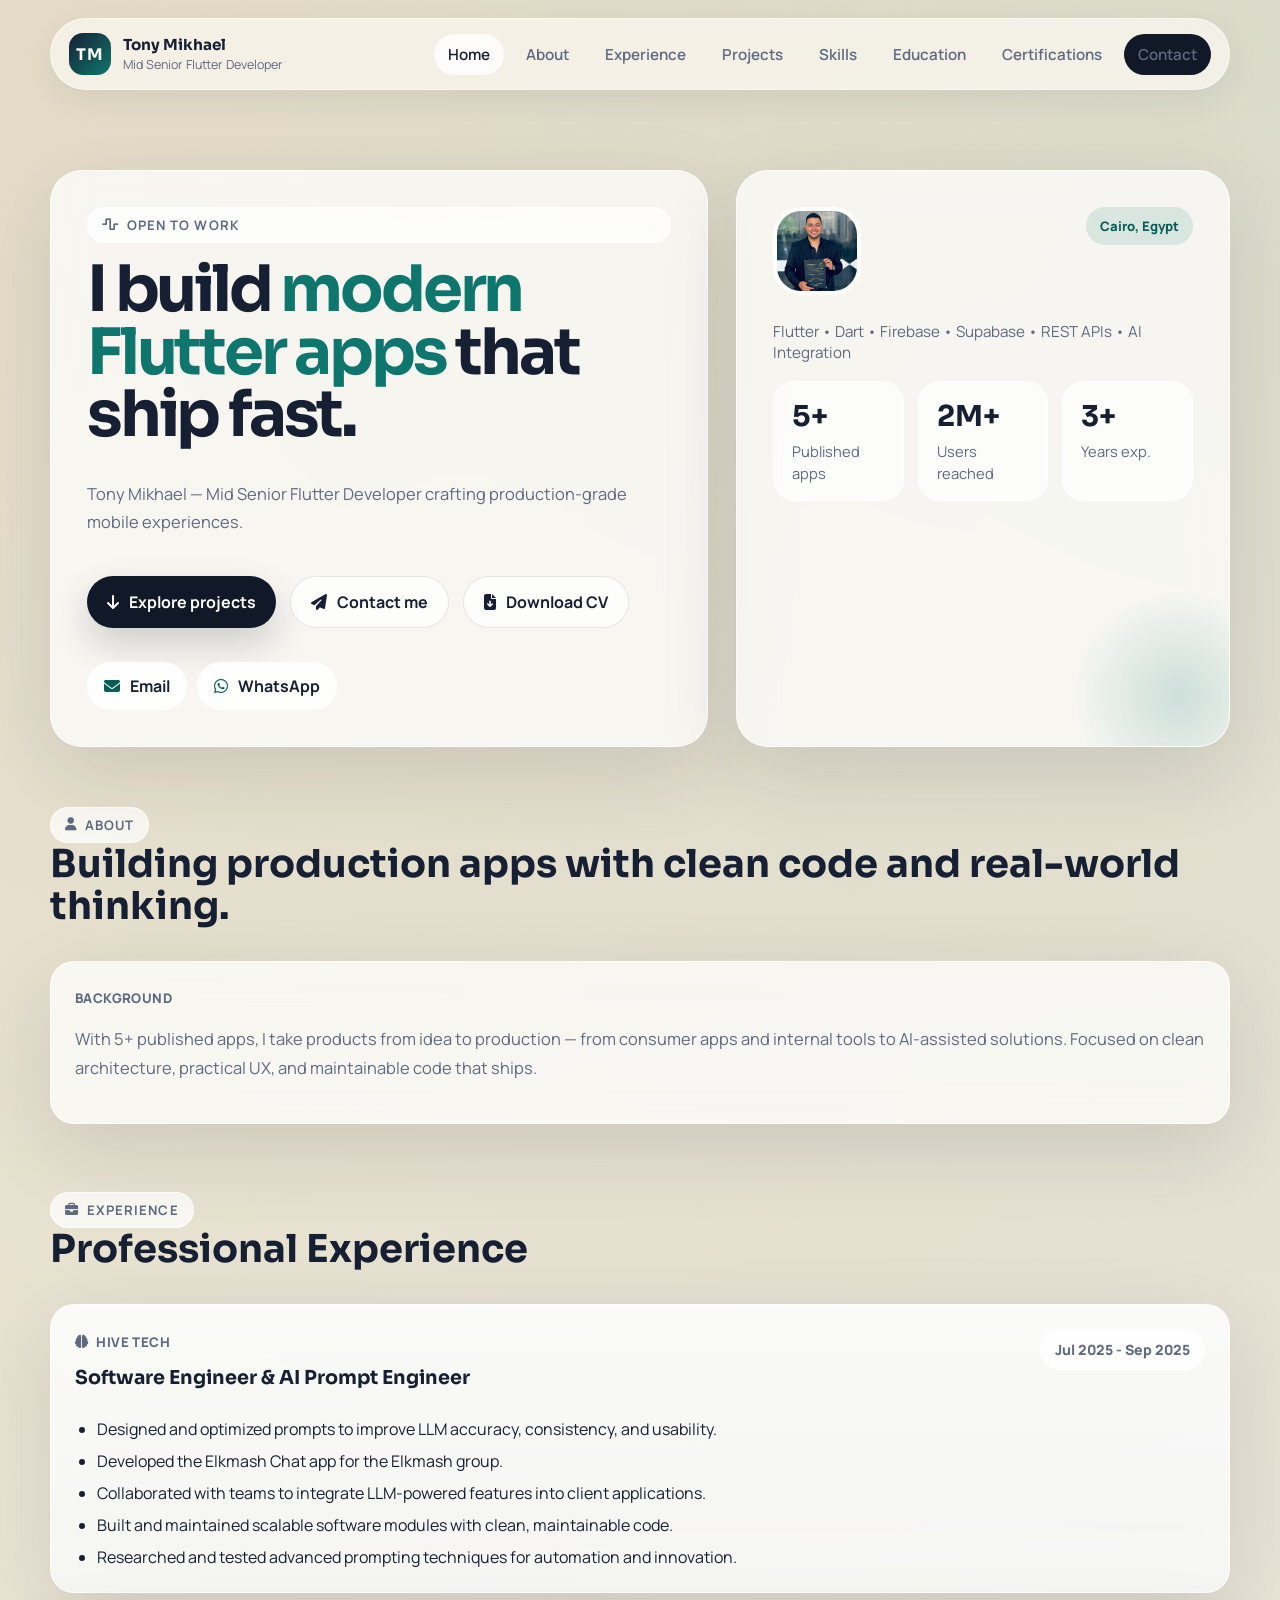
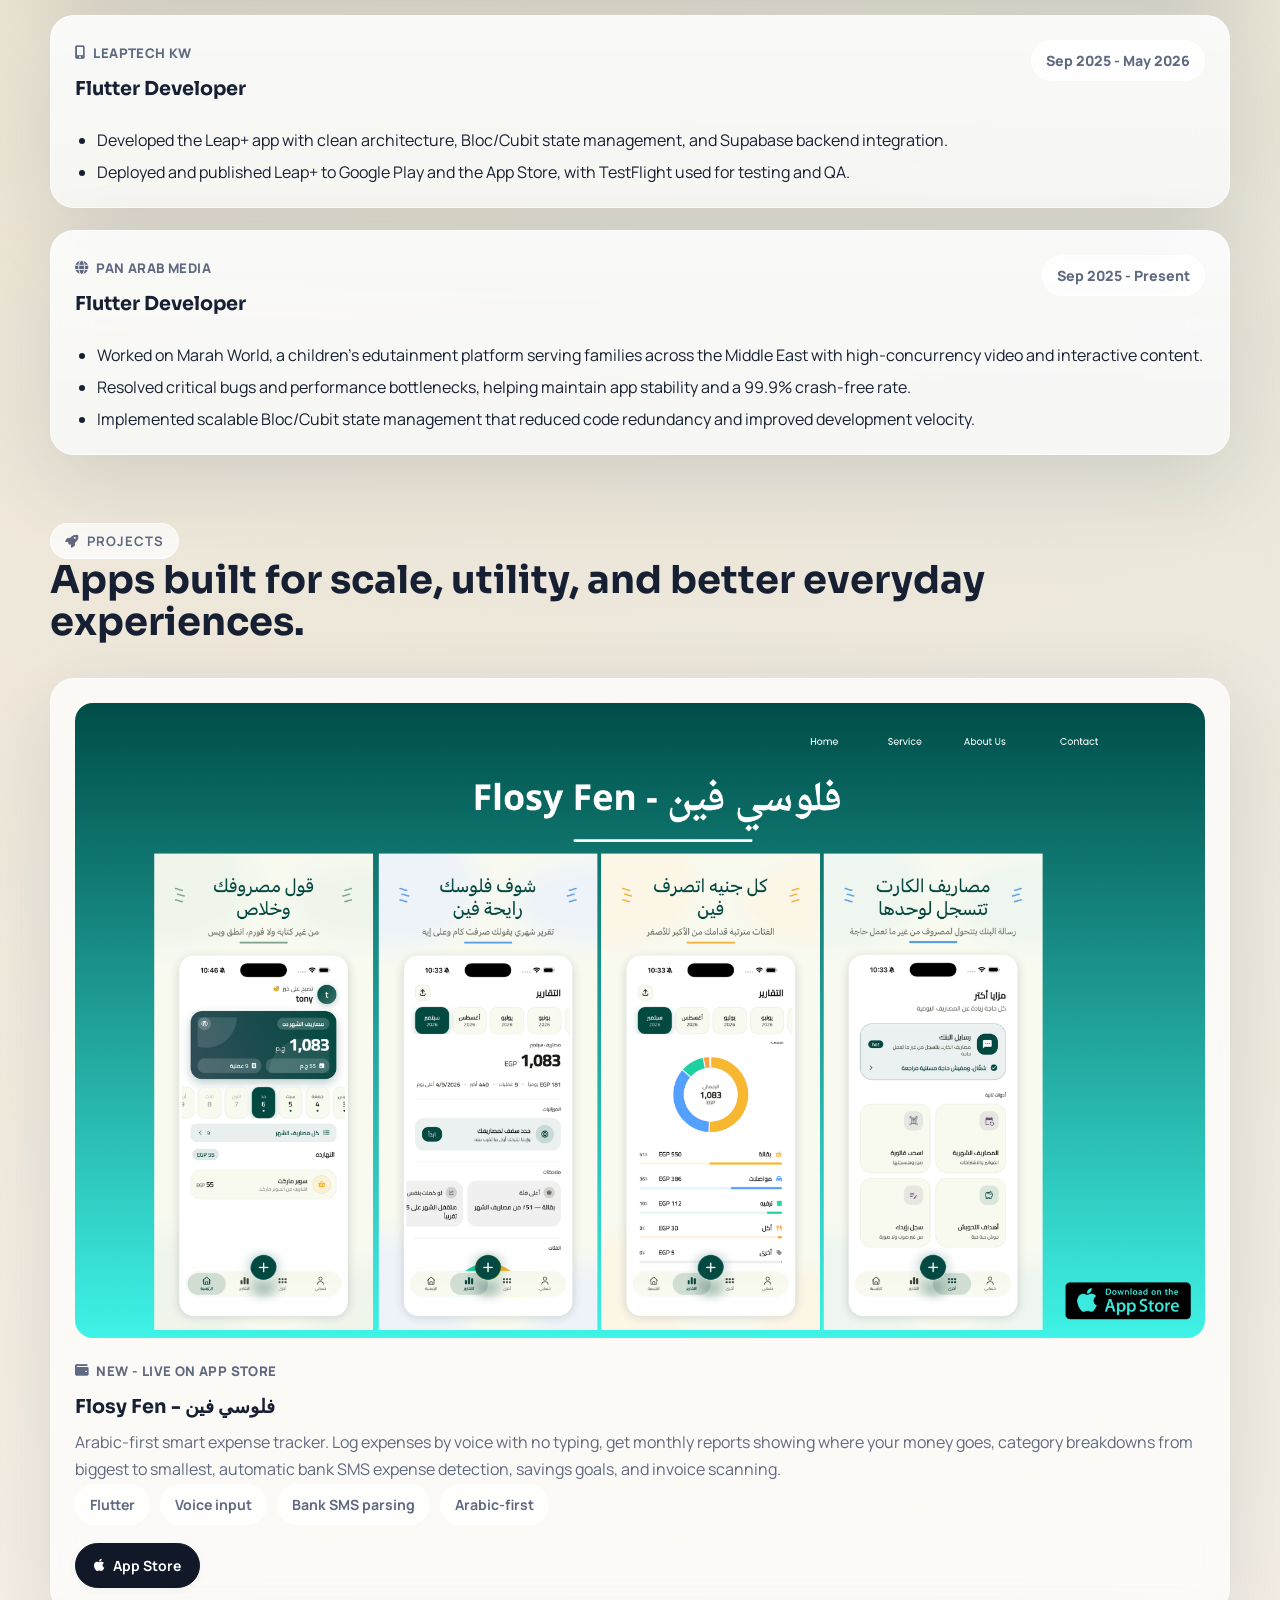
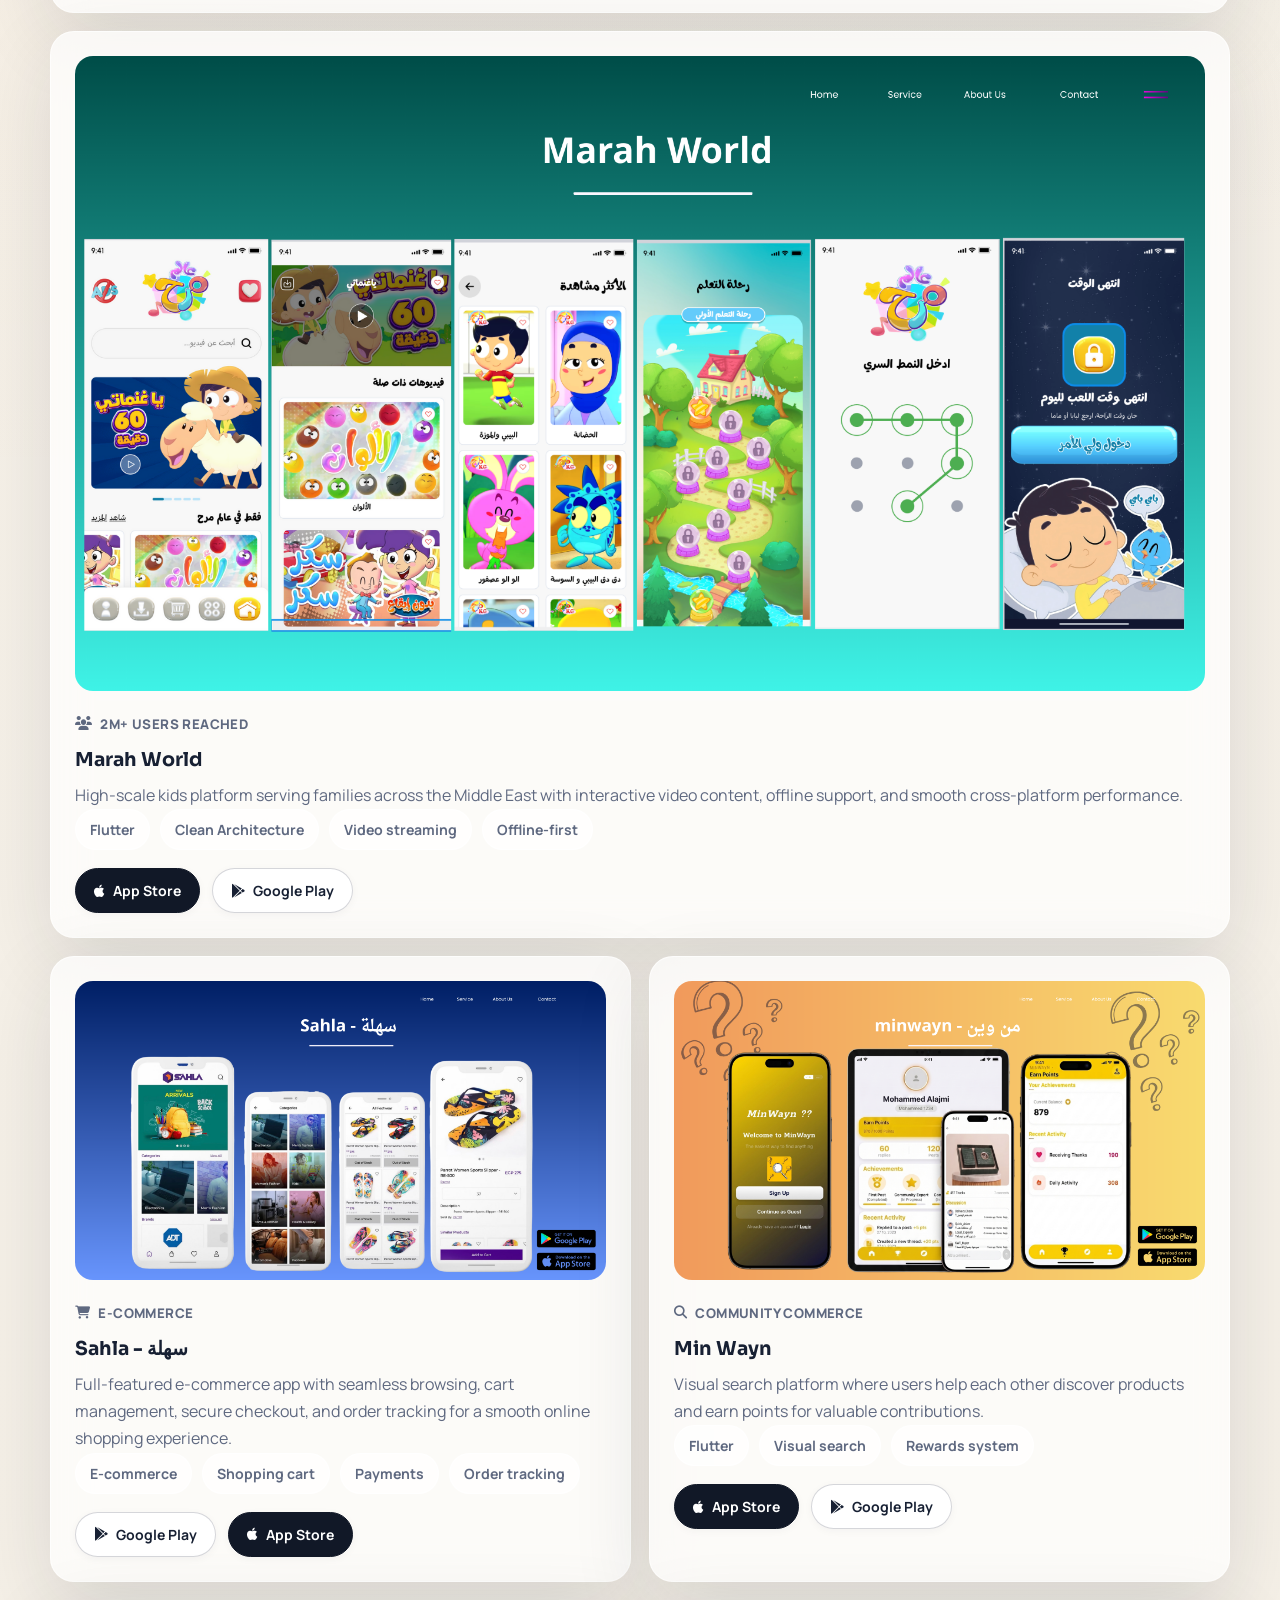
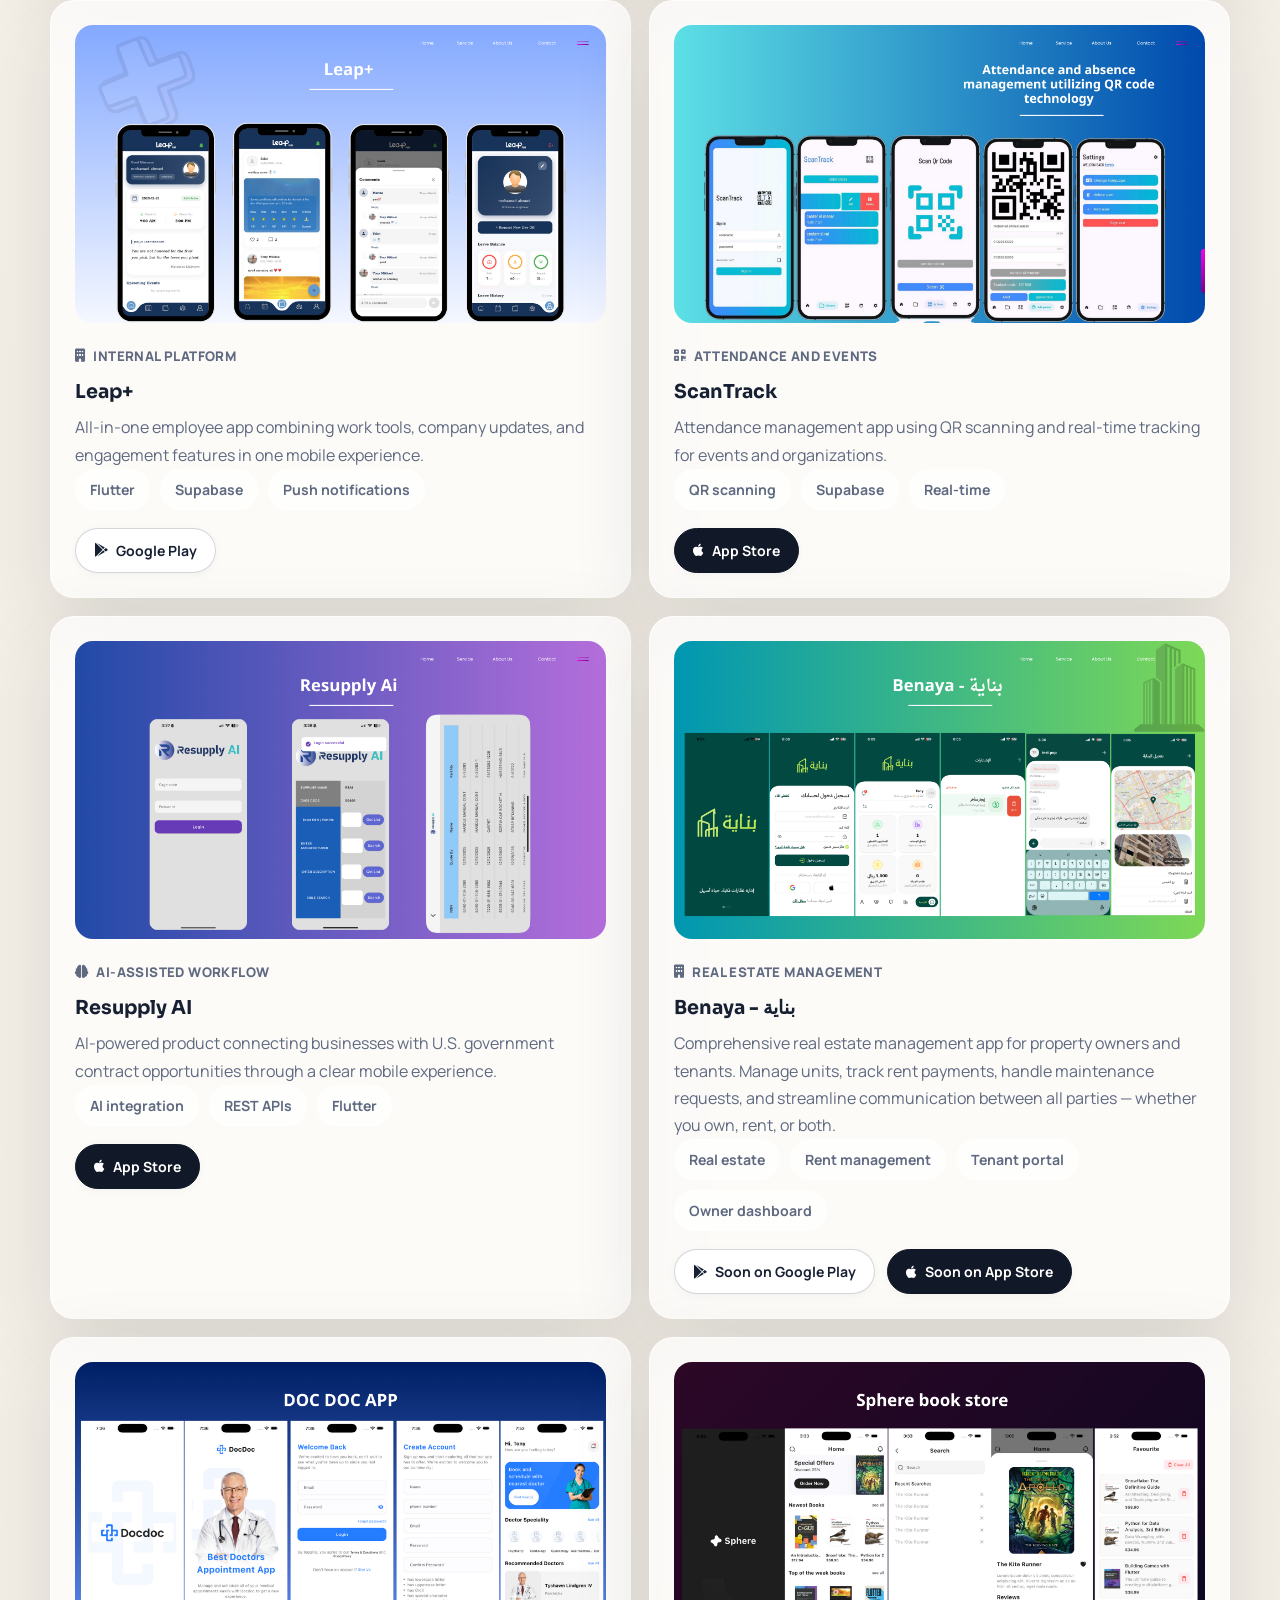
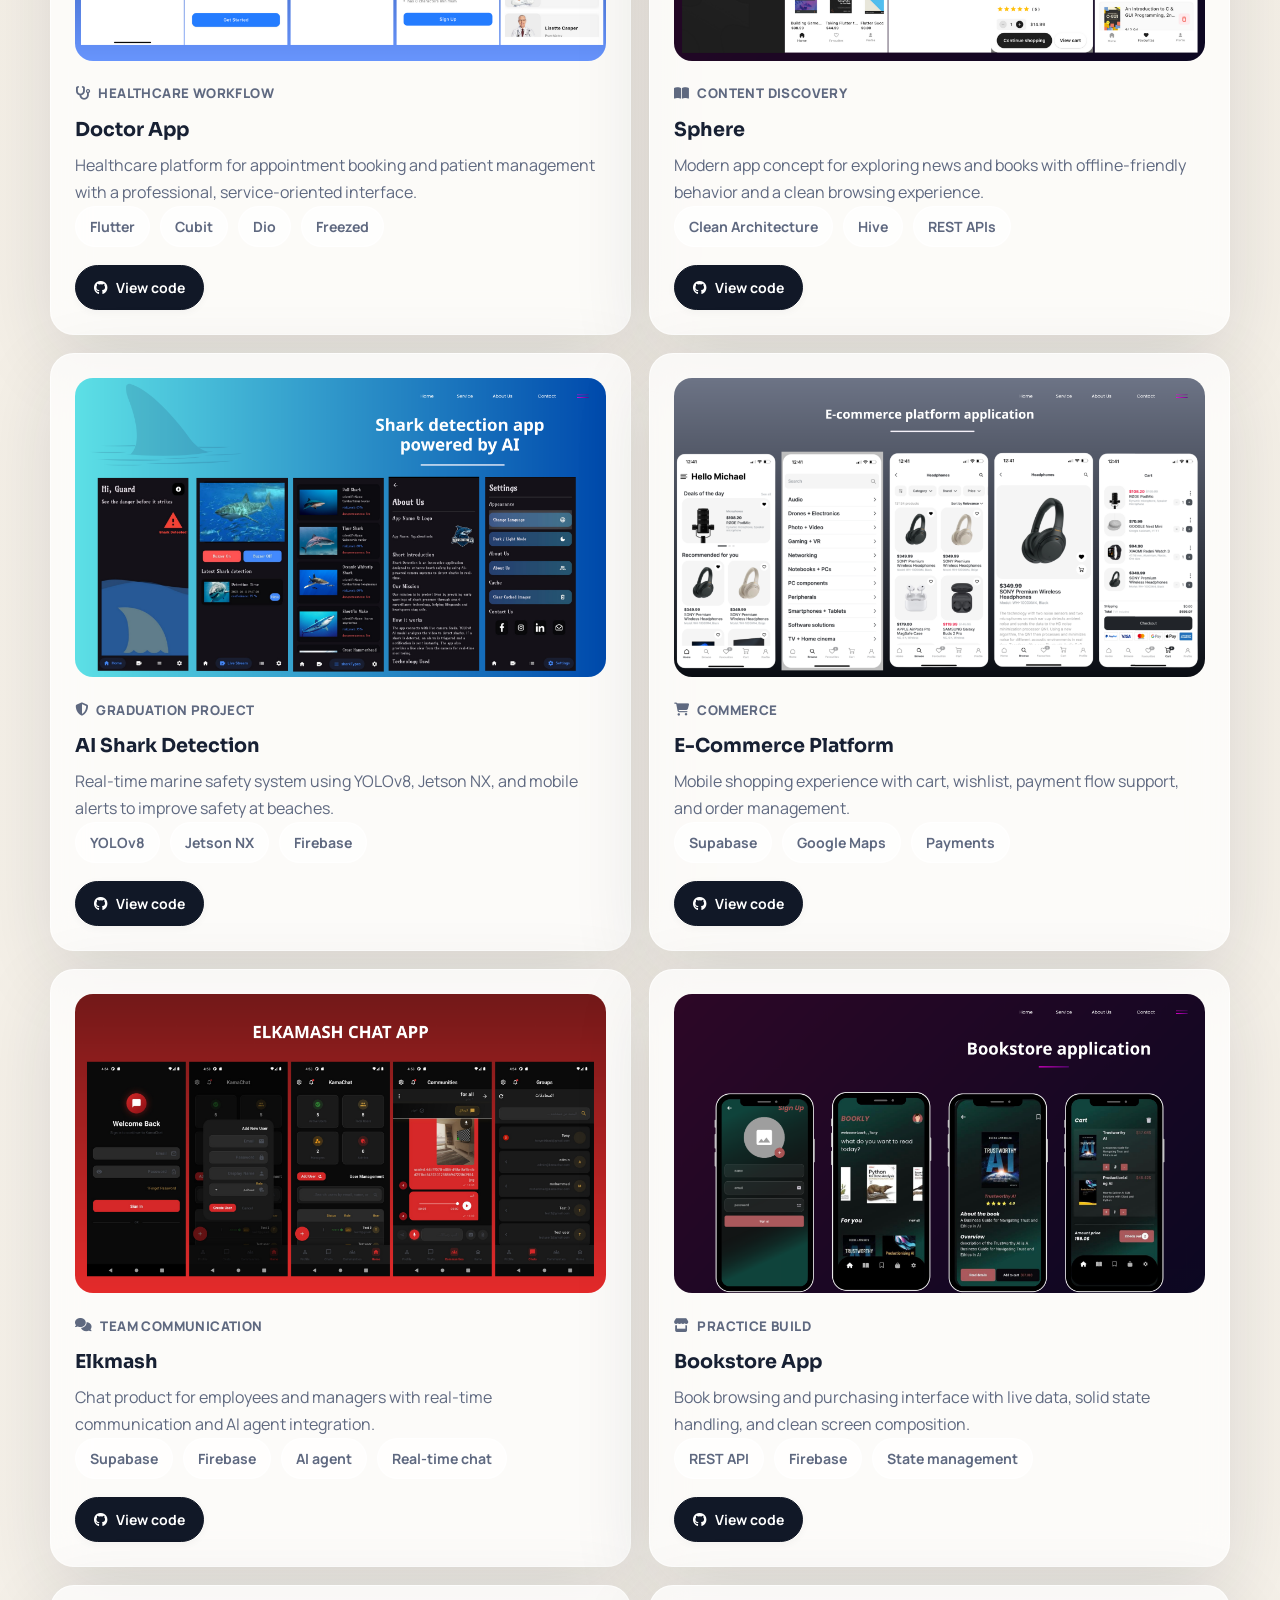
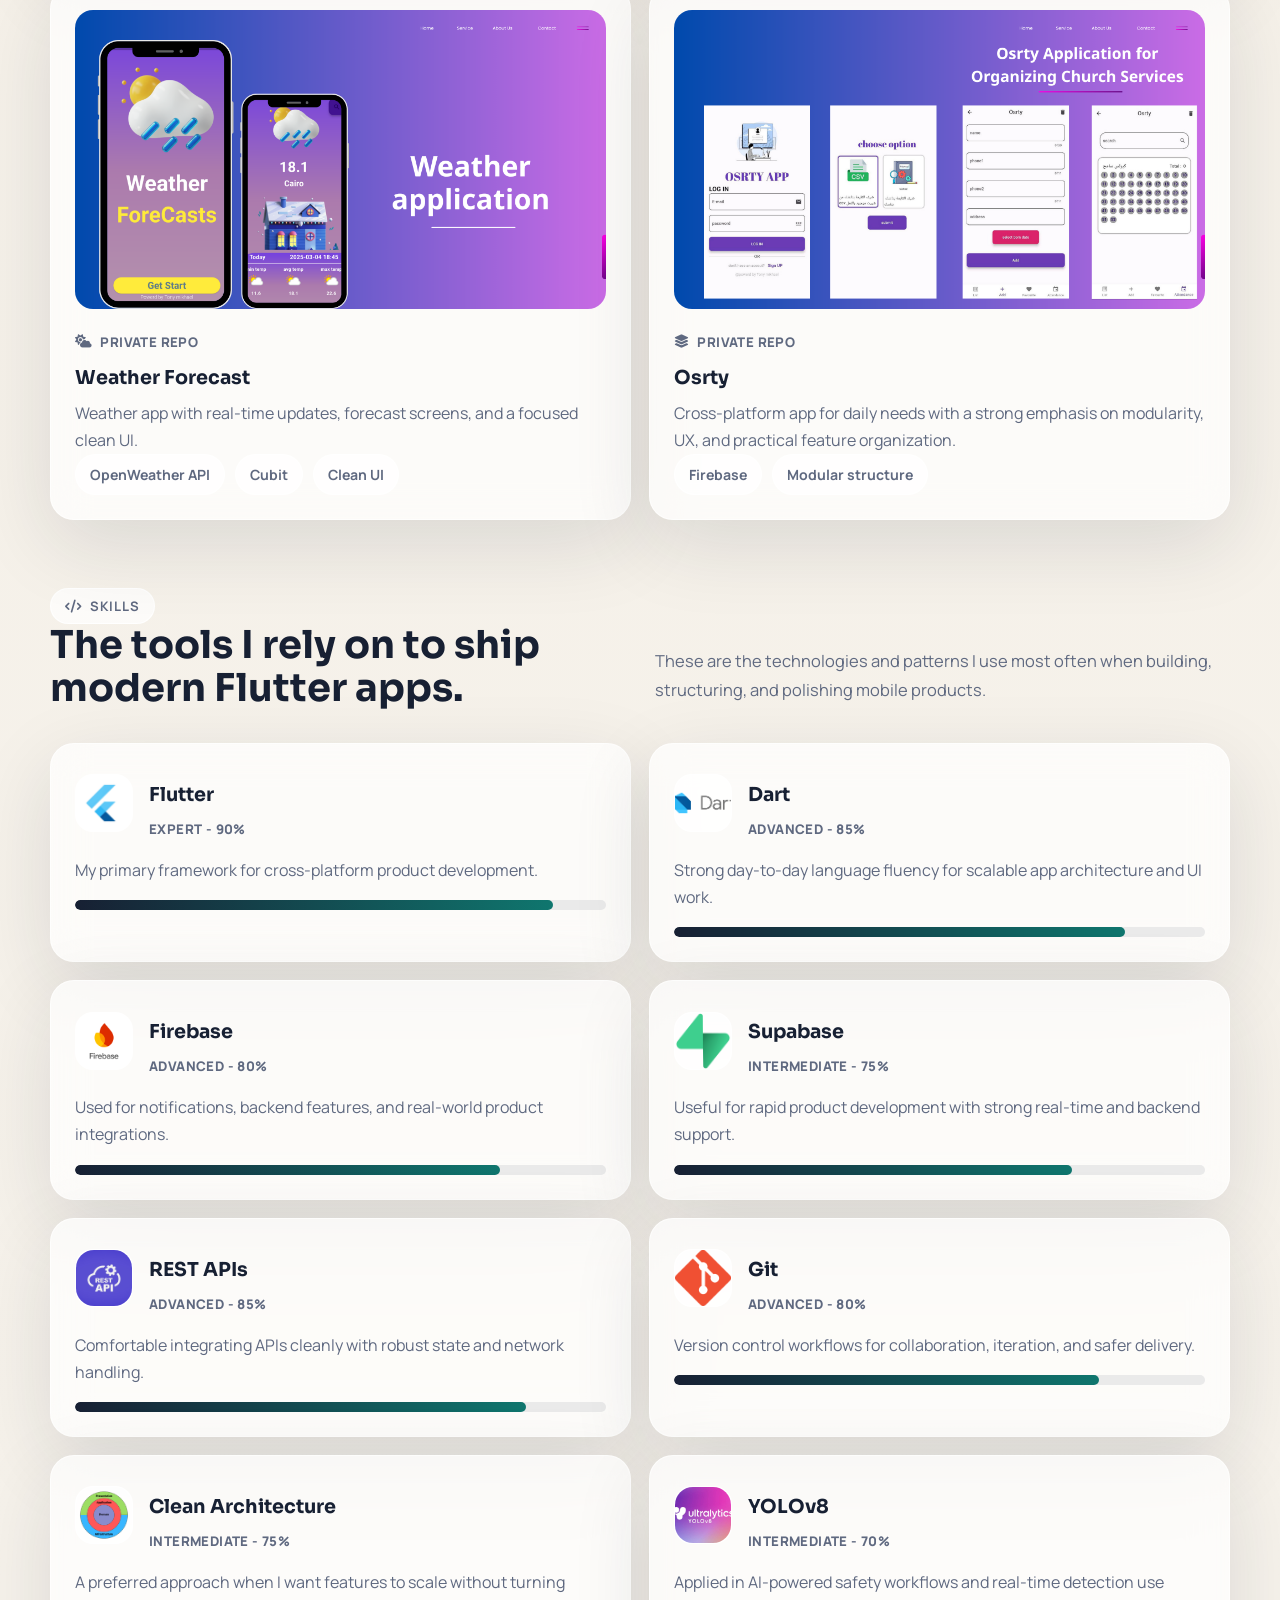
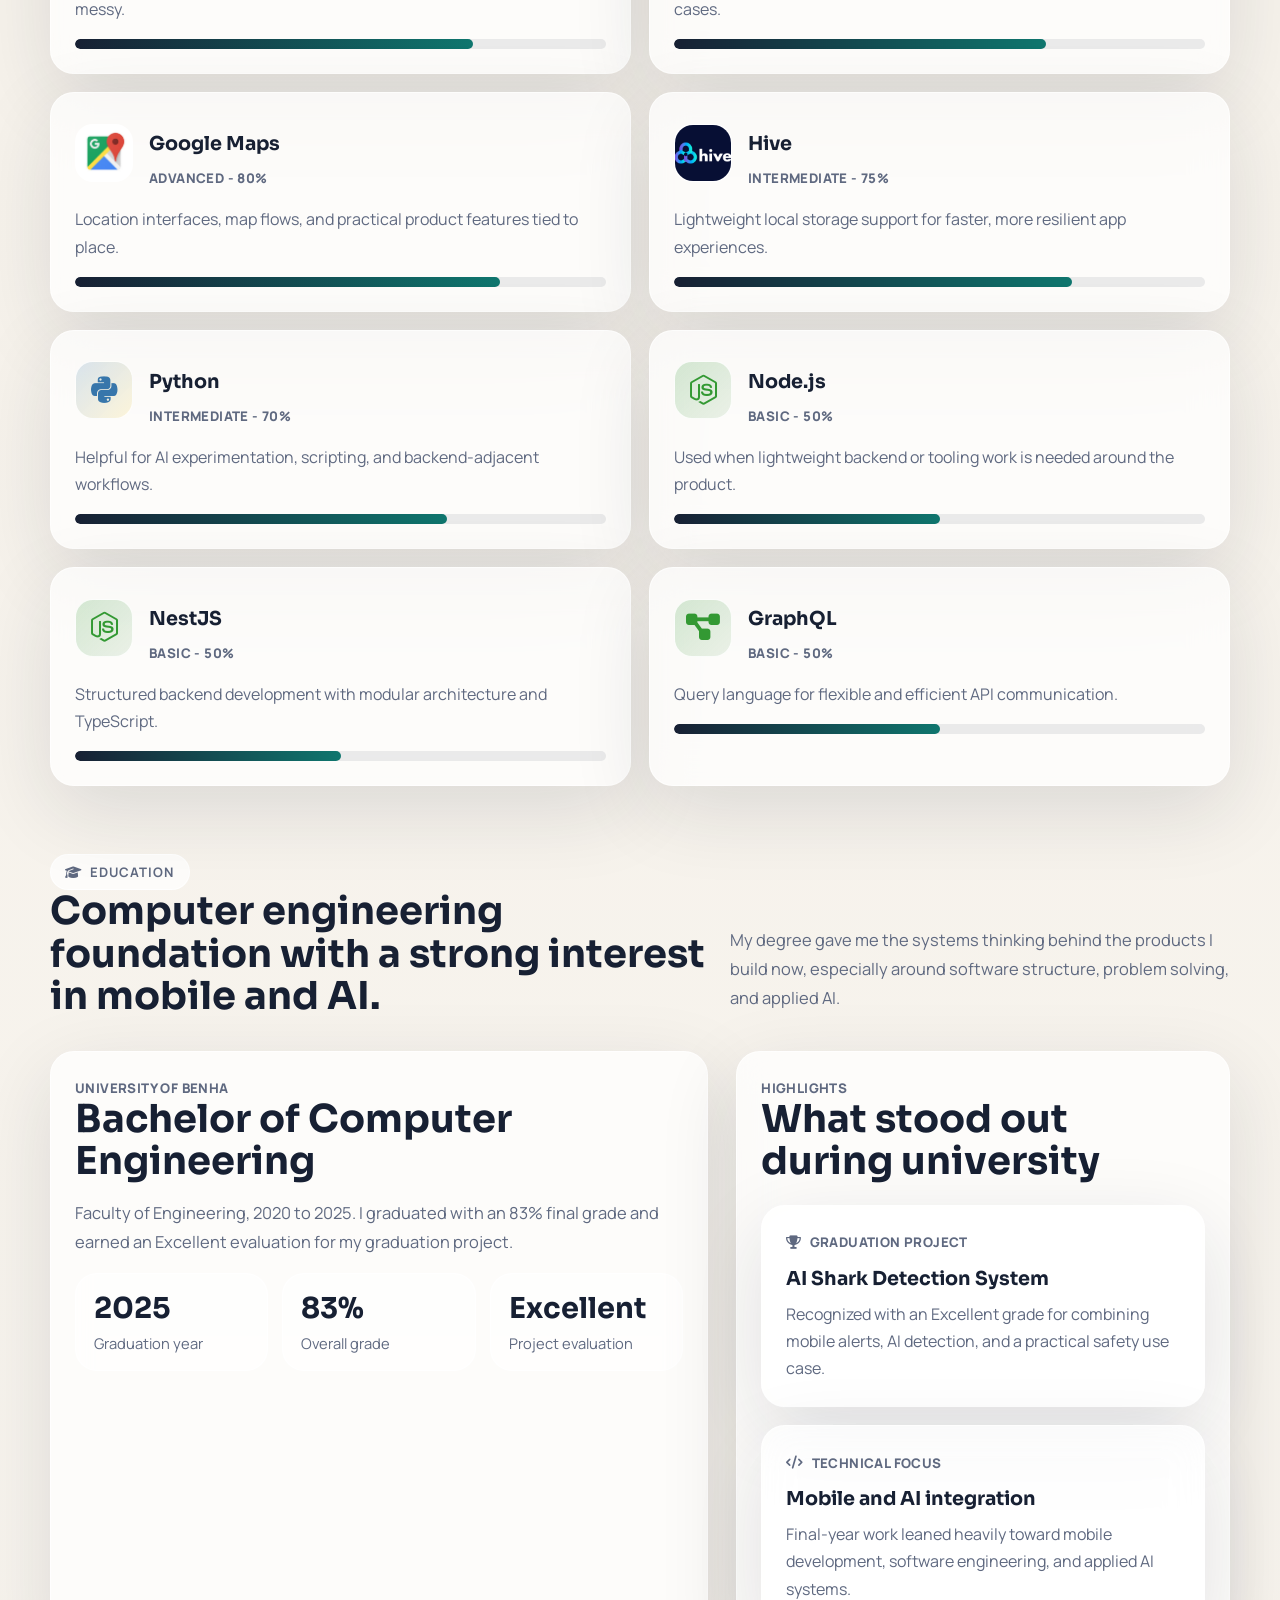
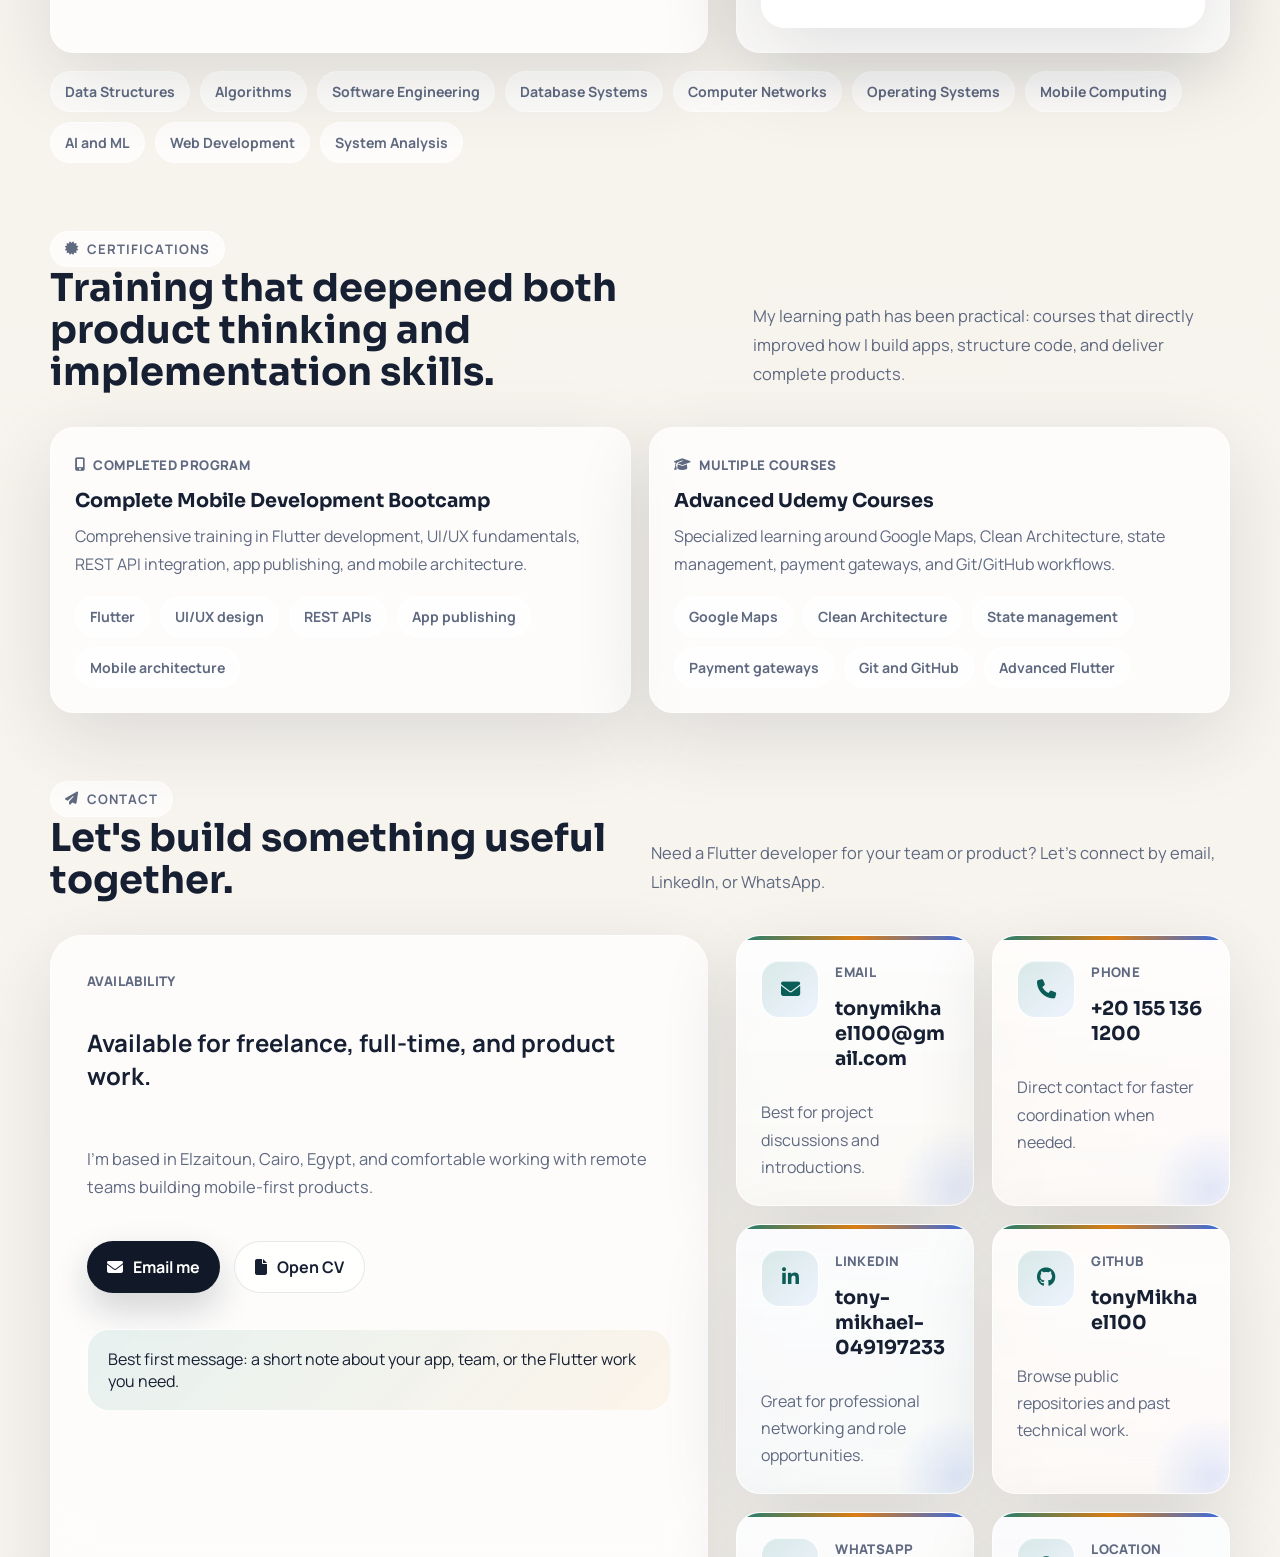
<file: about.html>
<!DOCTYPE html>
<html lang="en">

<head>
  <meta charset="UTF-8">
  <meta http-equiv="refresh" content="0; url=index.html#about">
  <meta name="viewport" content="width=device-width, initial-scale=1.0">
  <title>Redirecting to About</title>
  <link rel="canonical" href="index.html#about">
</head>

<body>
  <p>Redirecting to <a href="index.html#about">About</a>...</p>
</body>

</html>
</file>
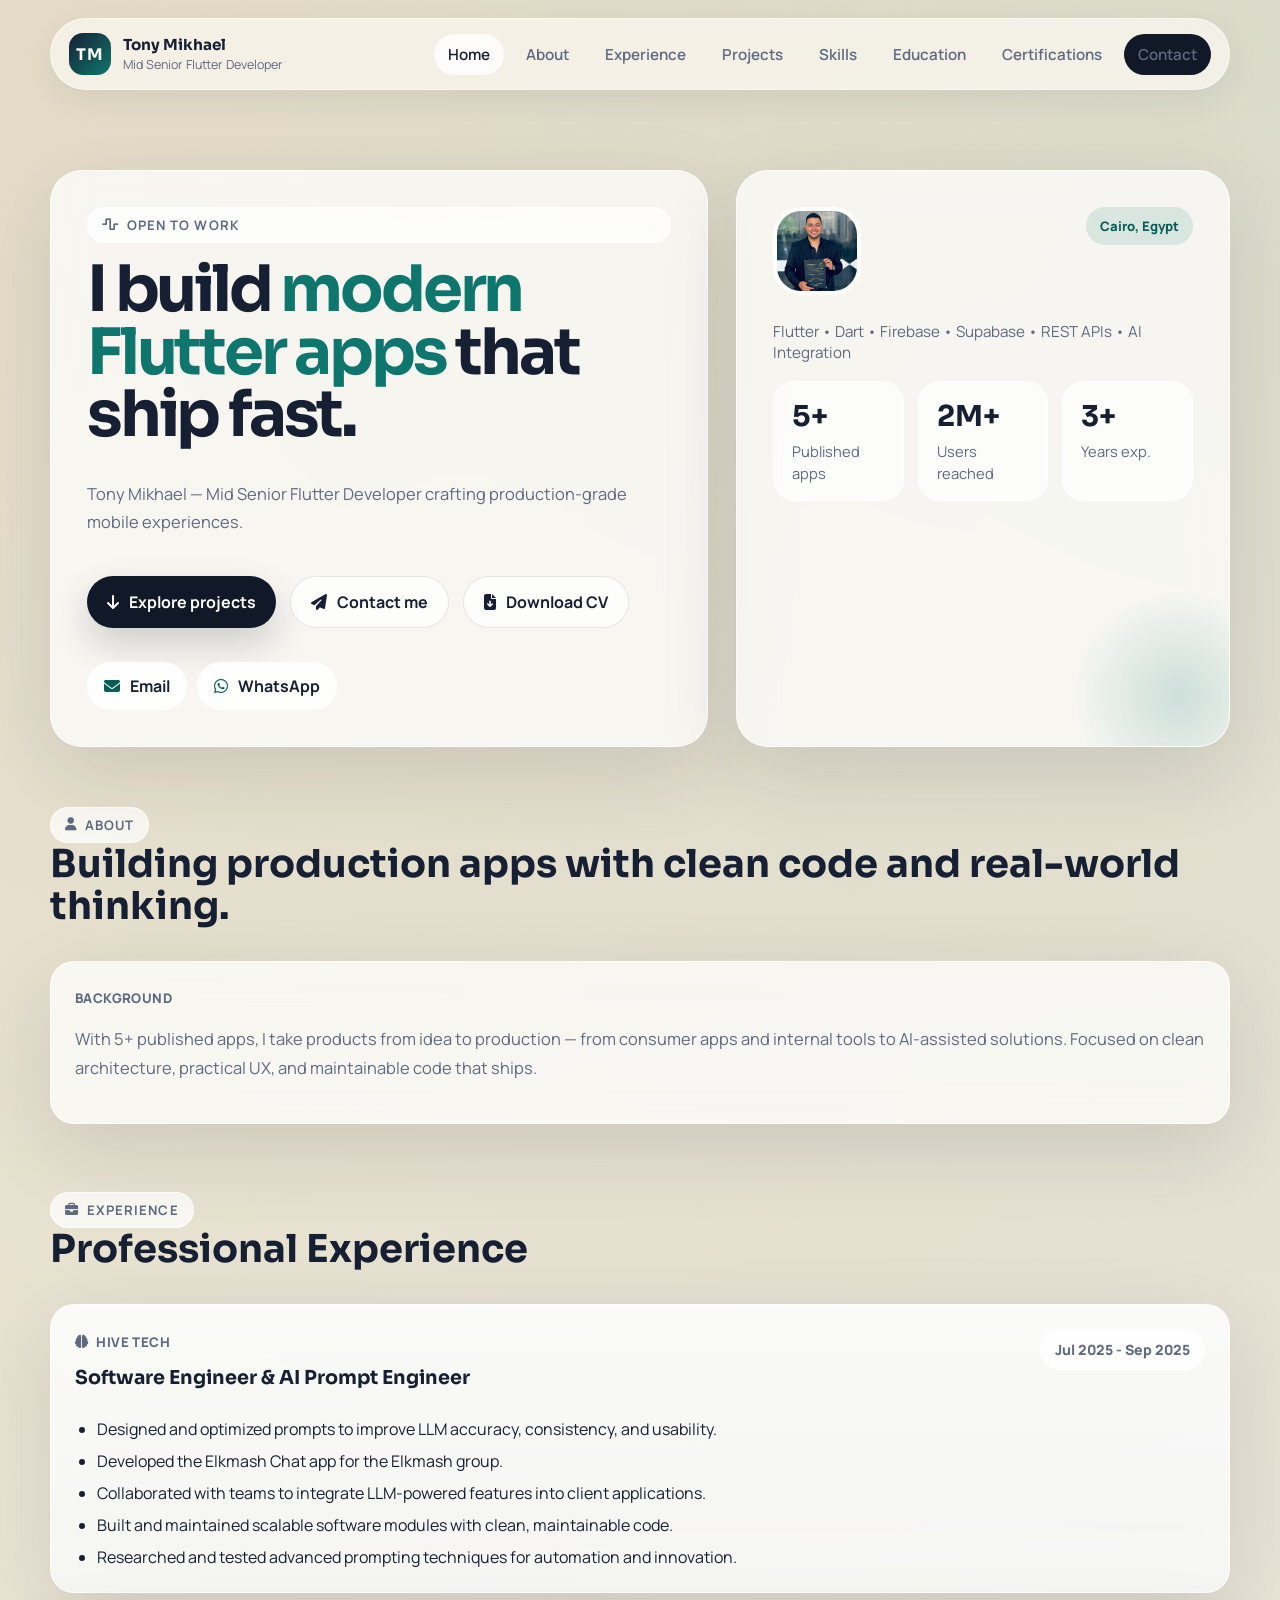
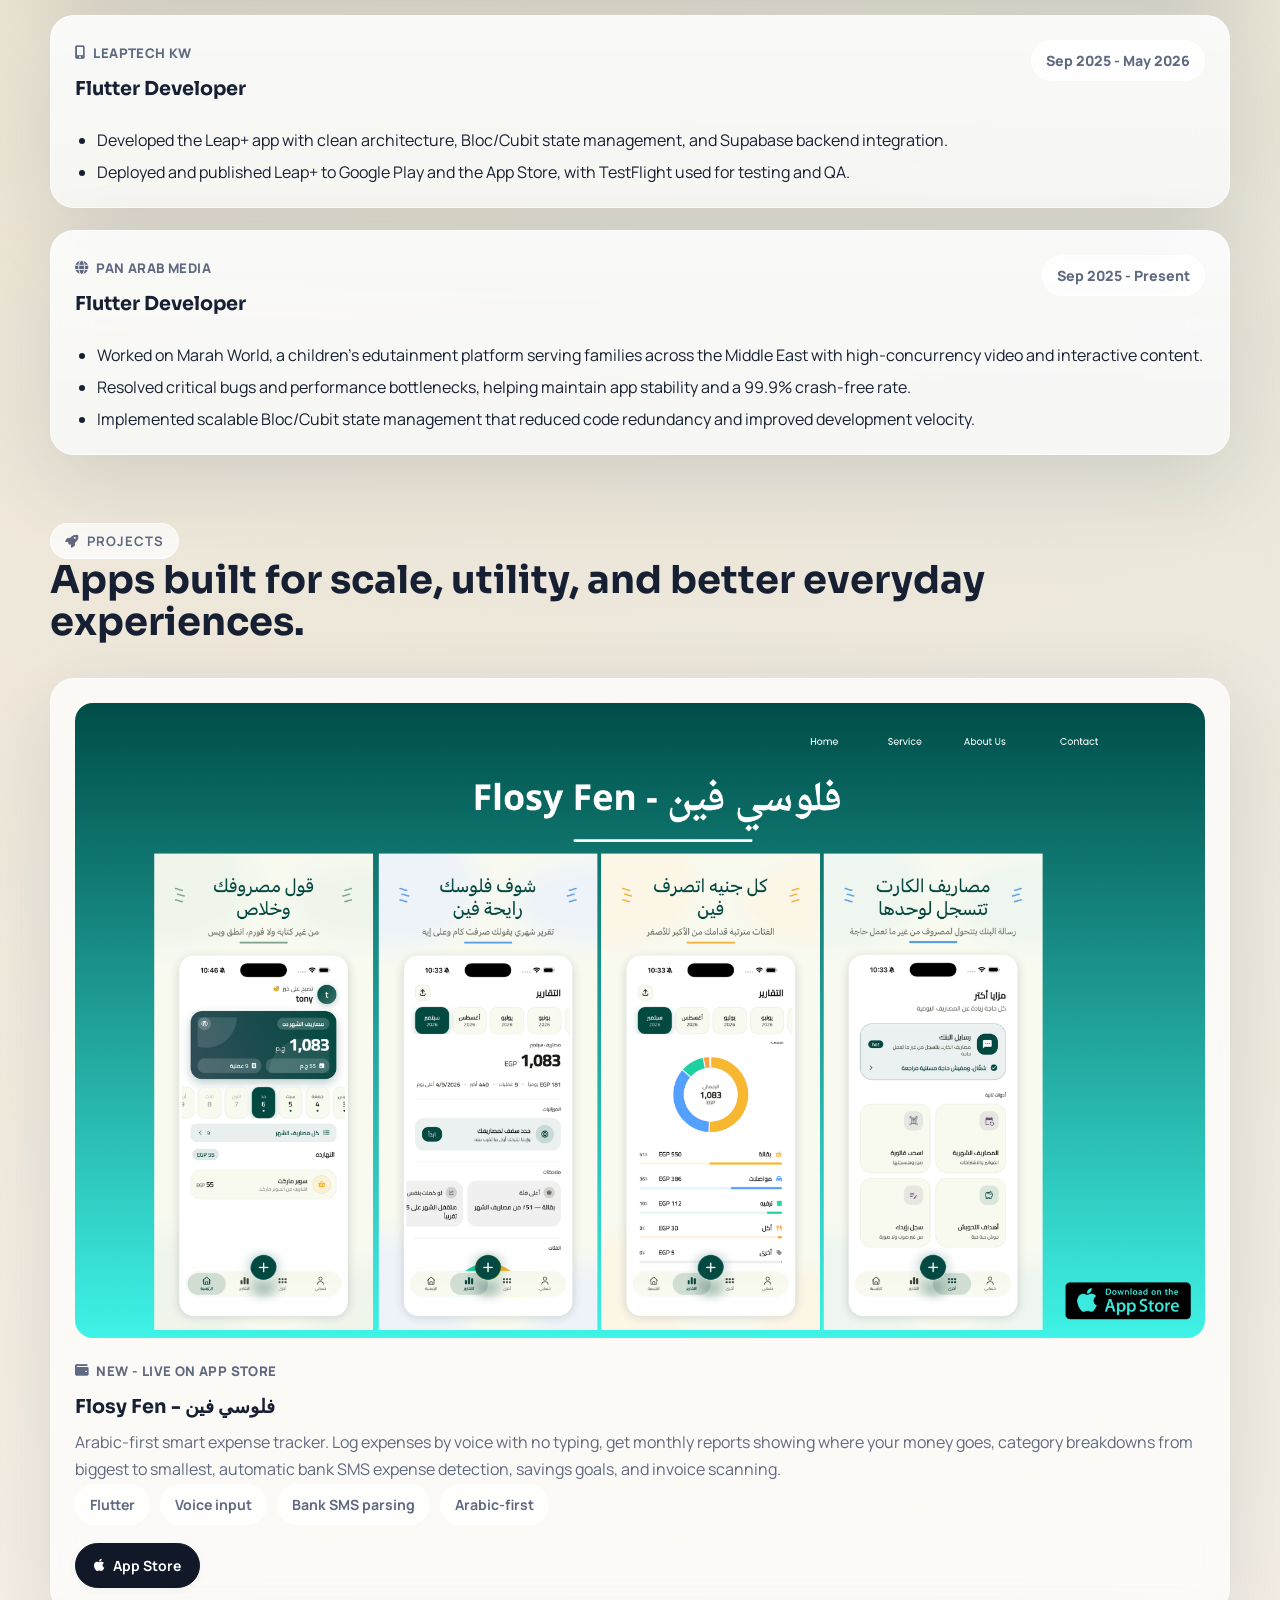
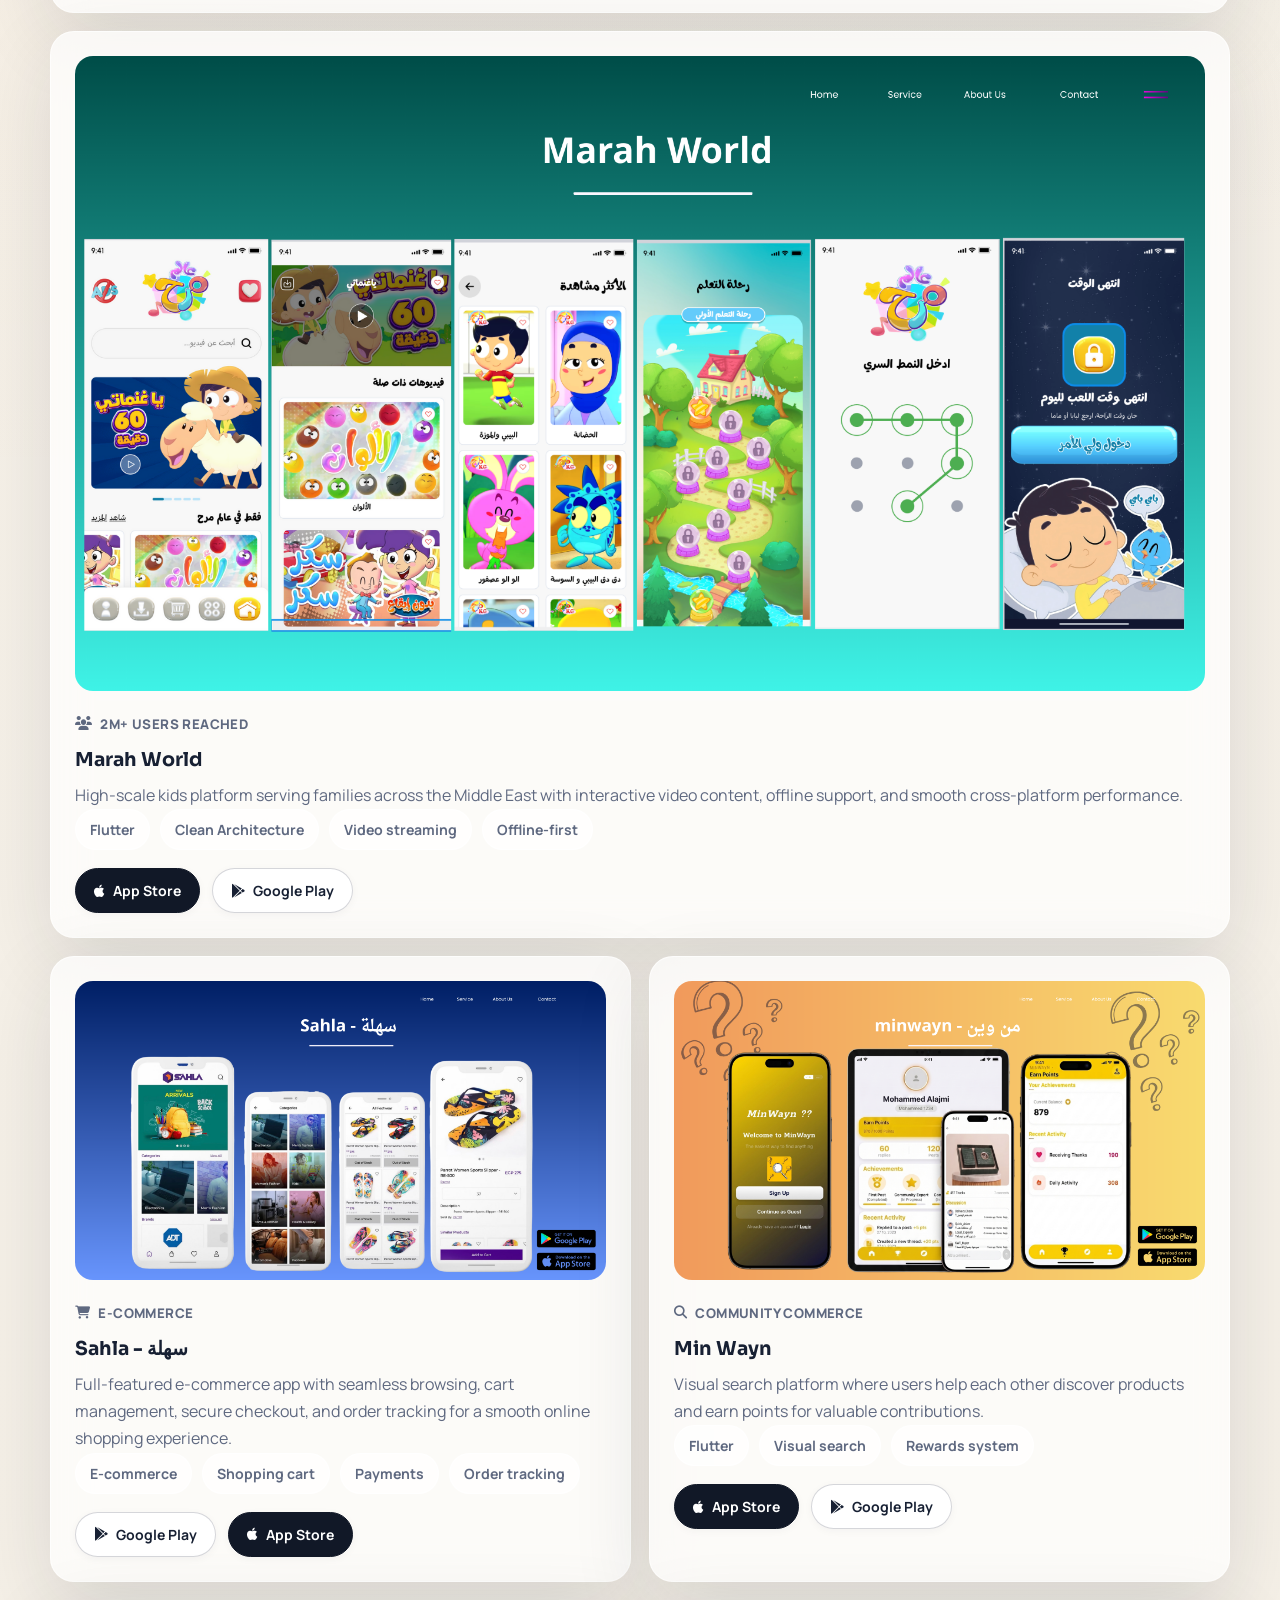
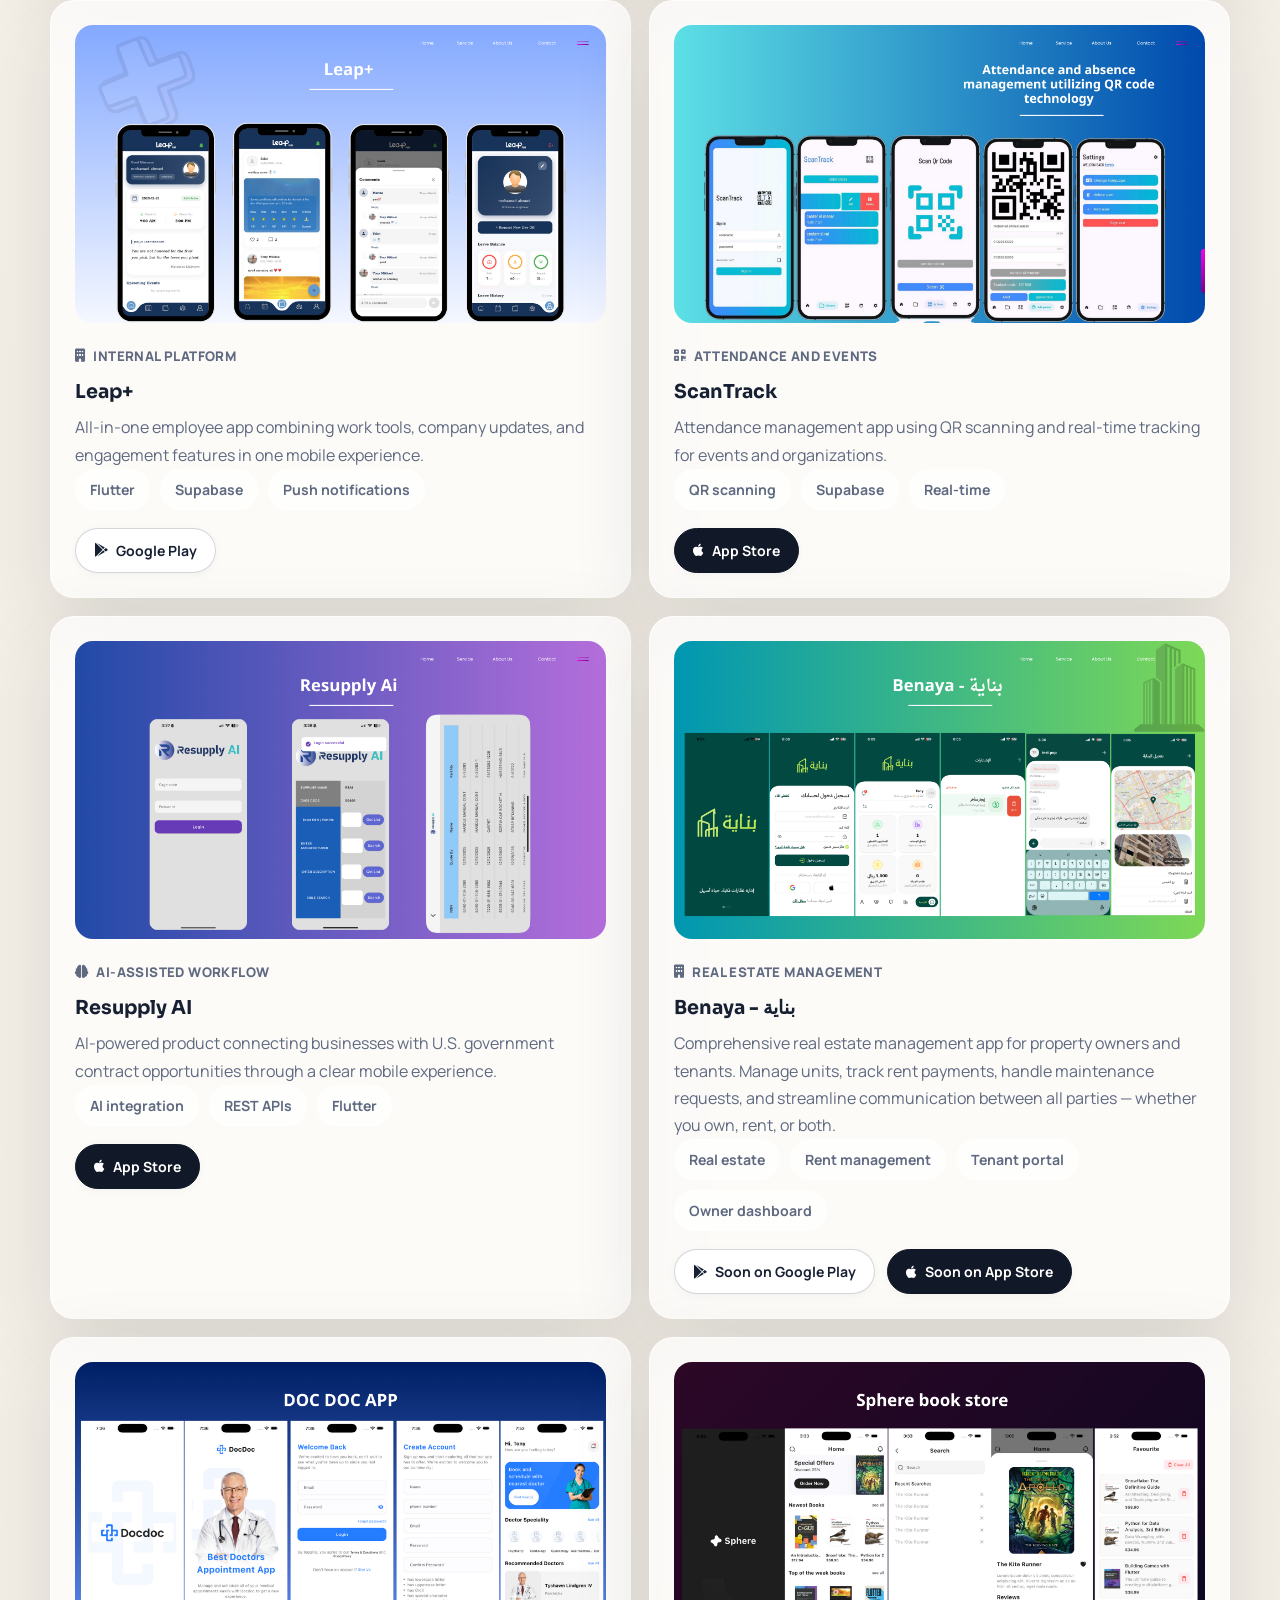
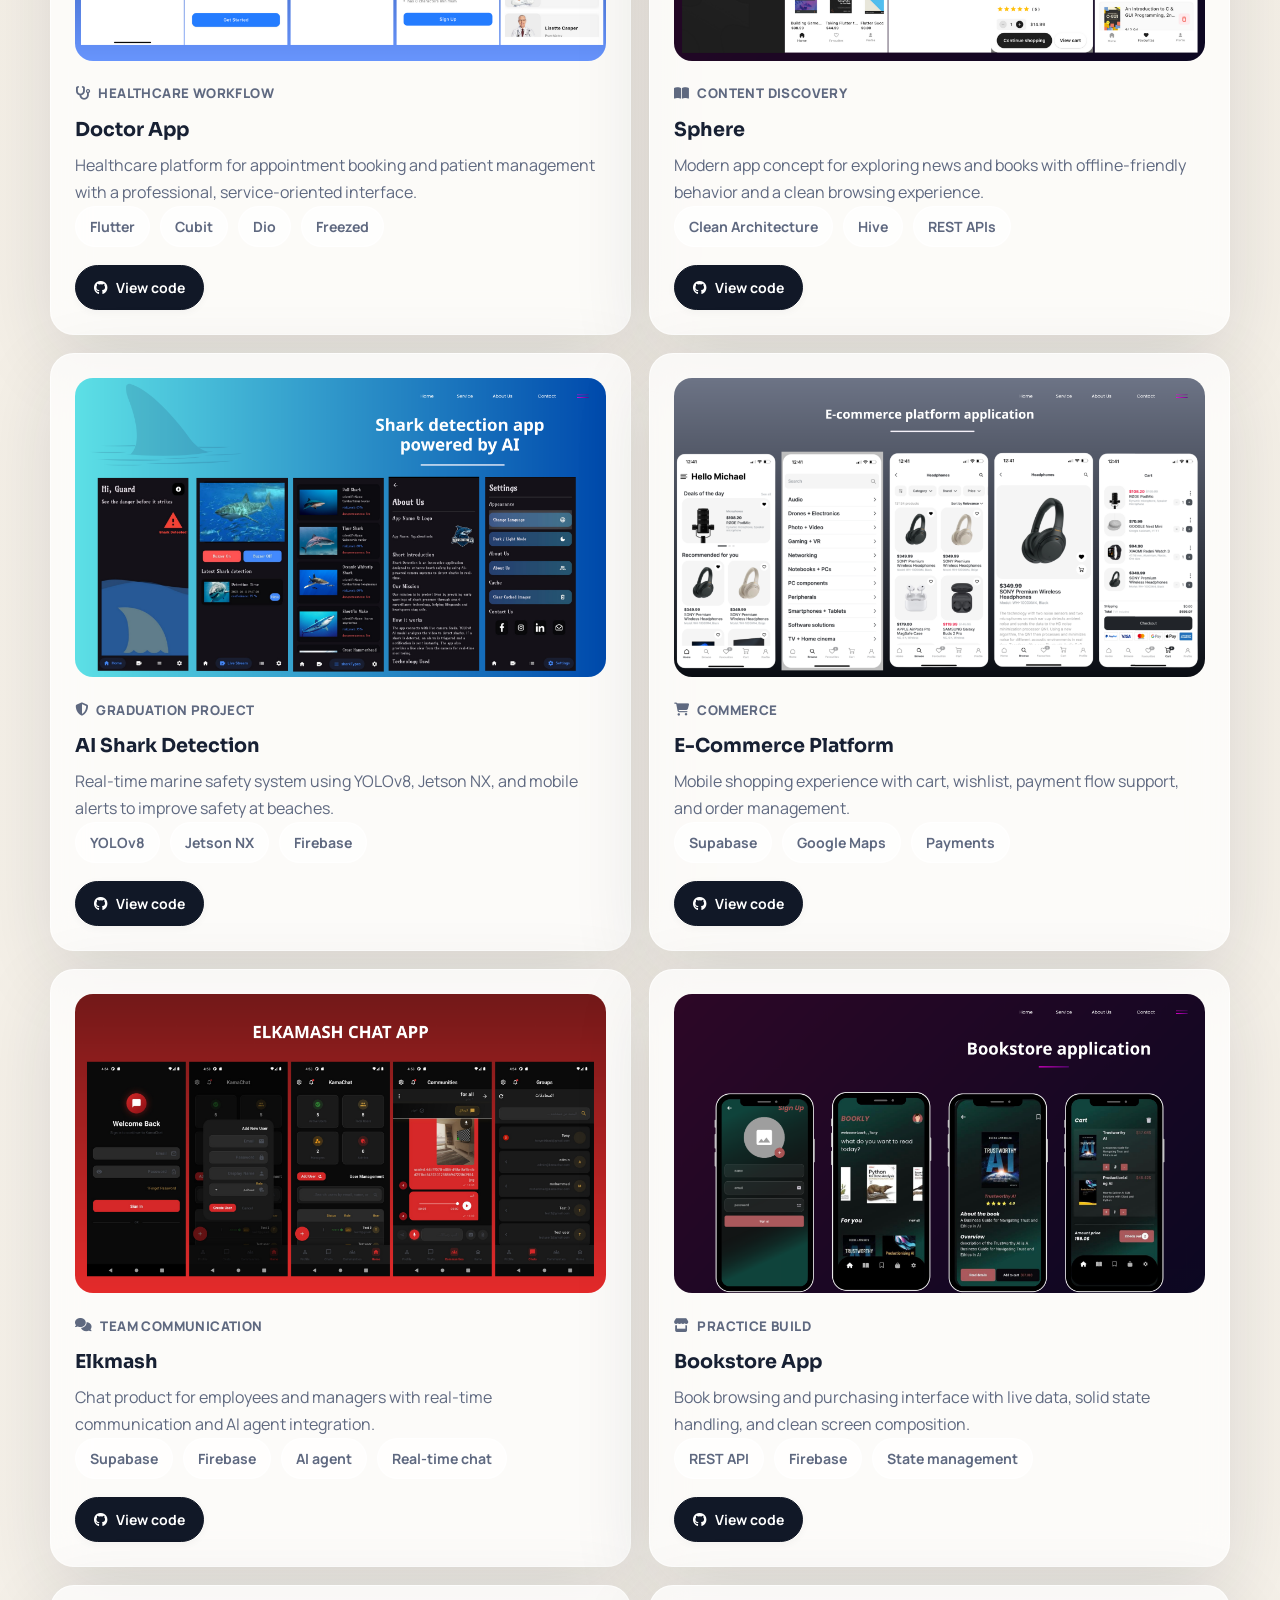
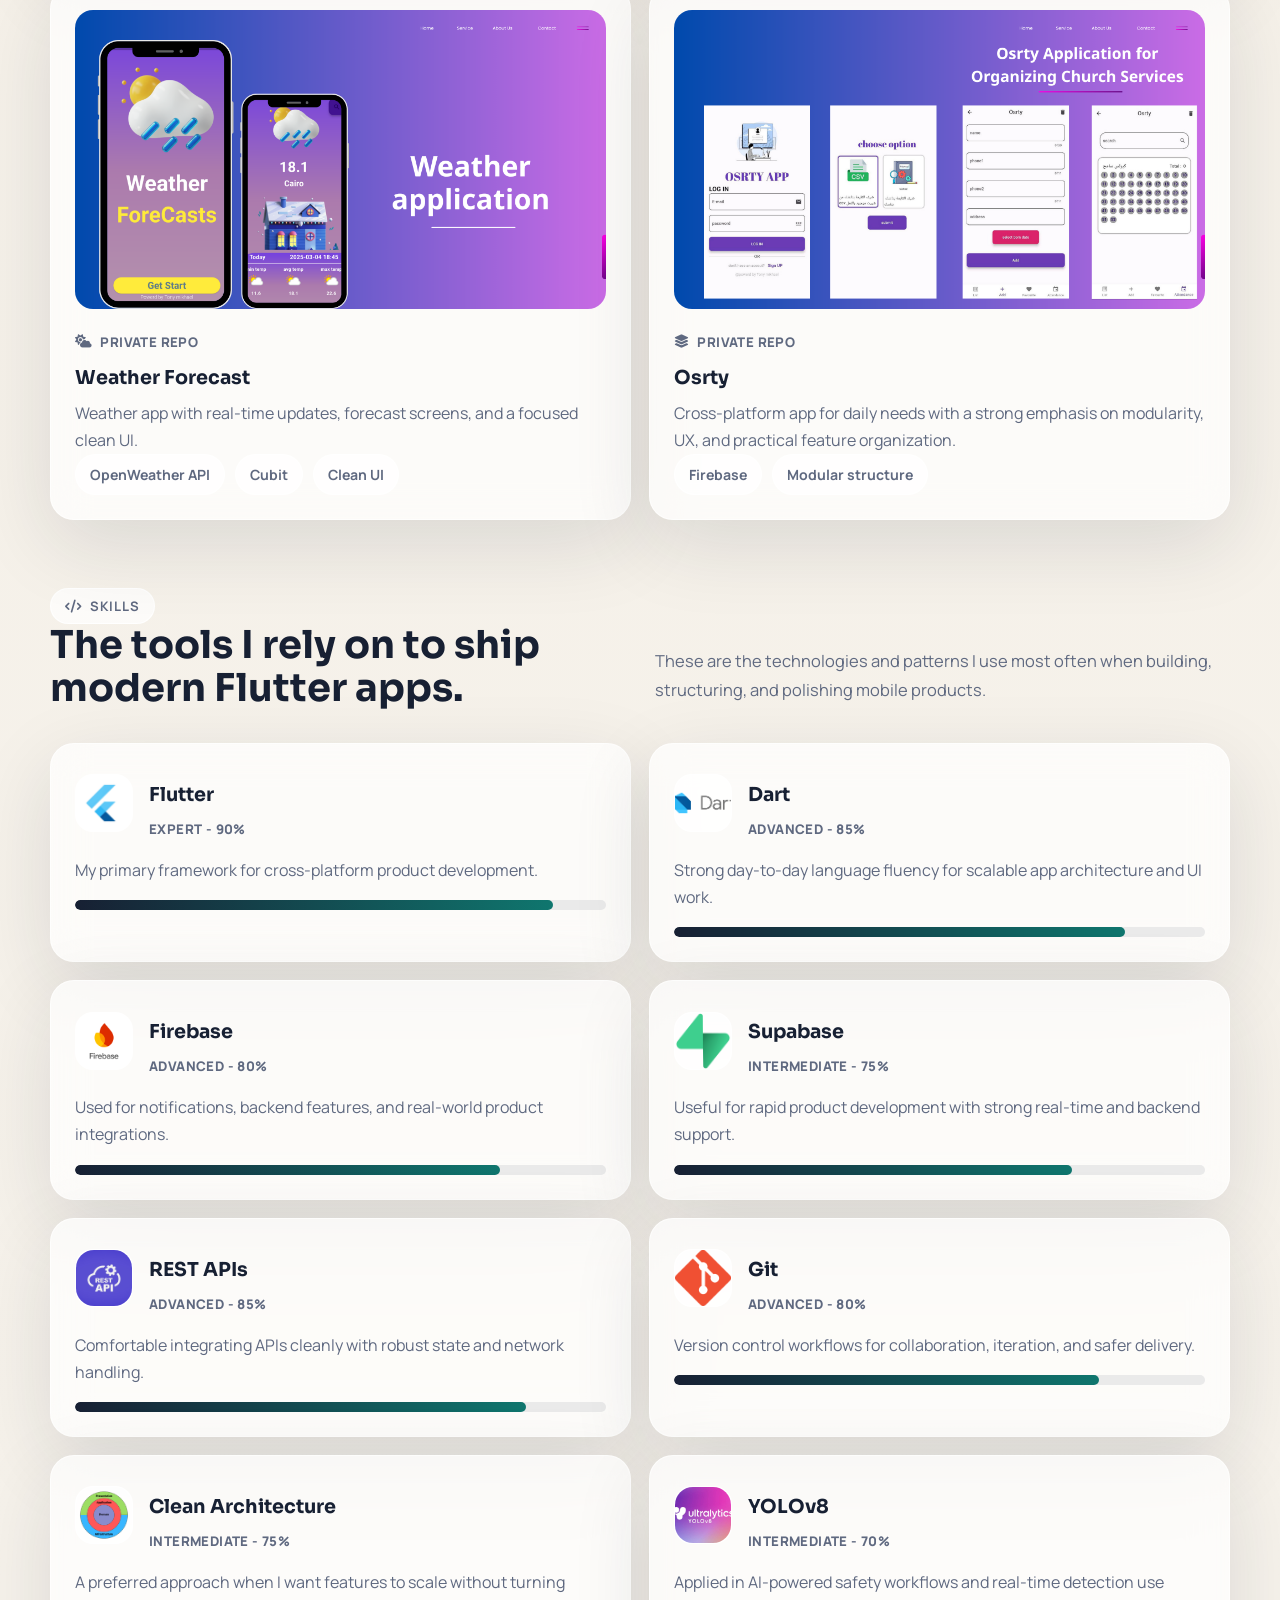
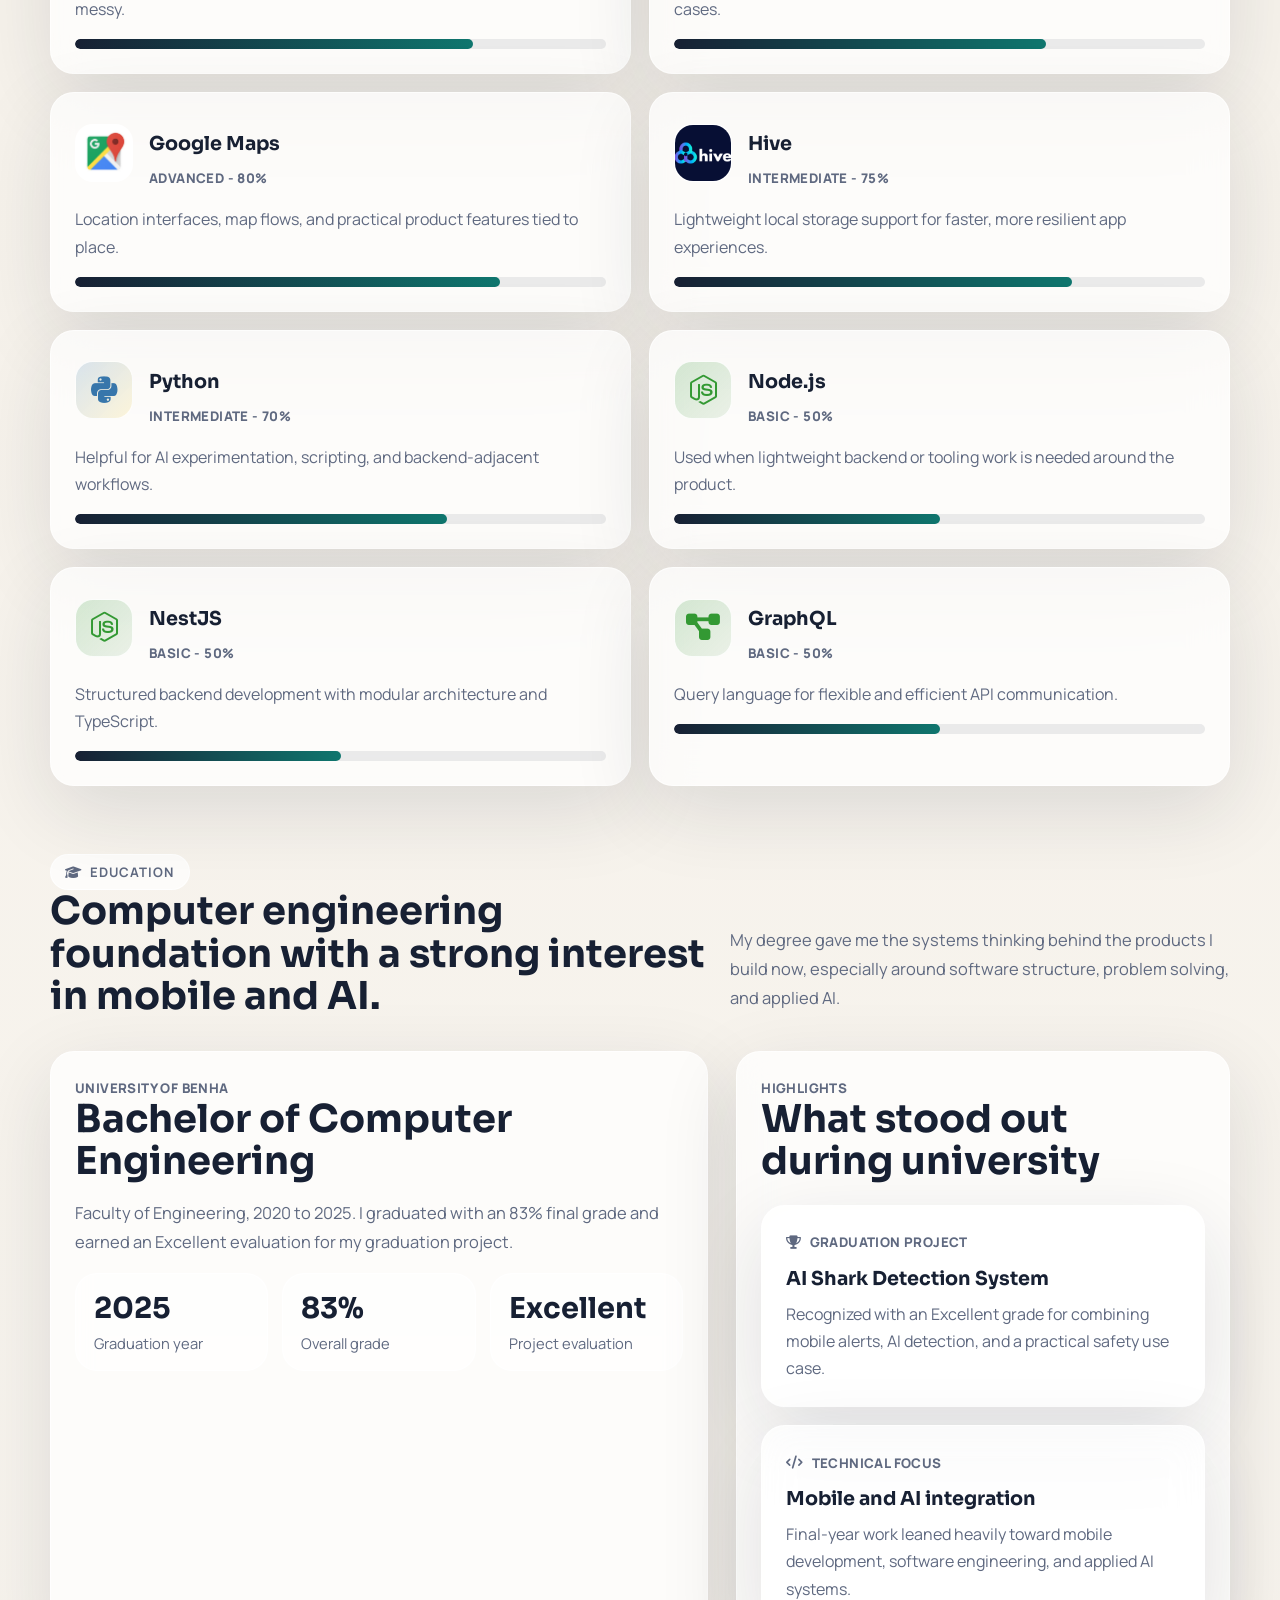
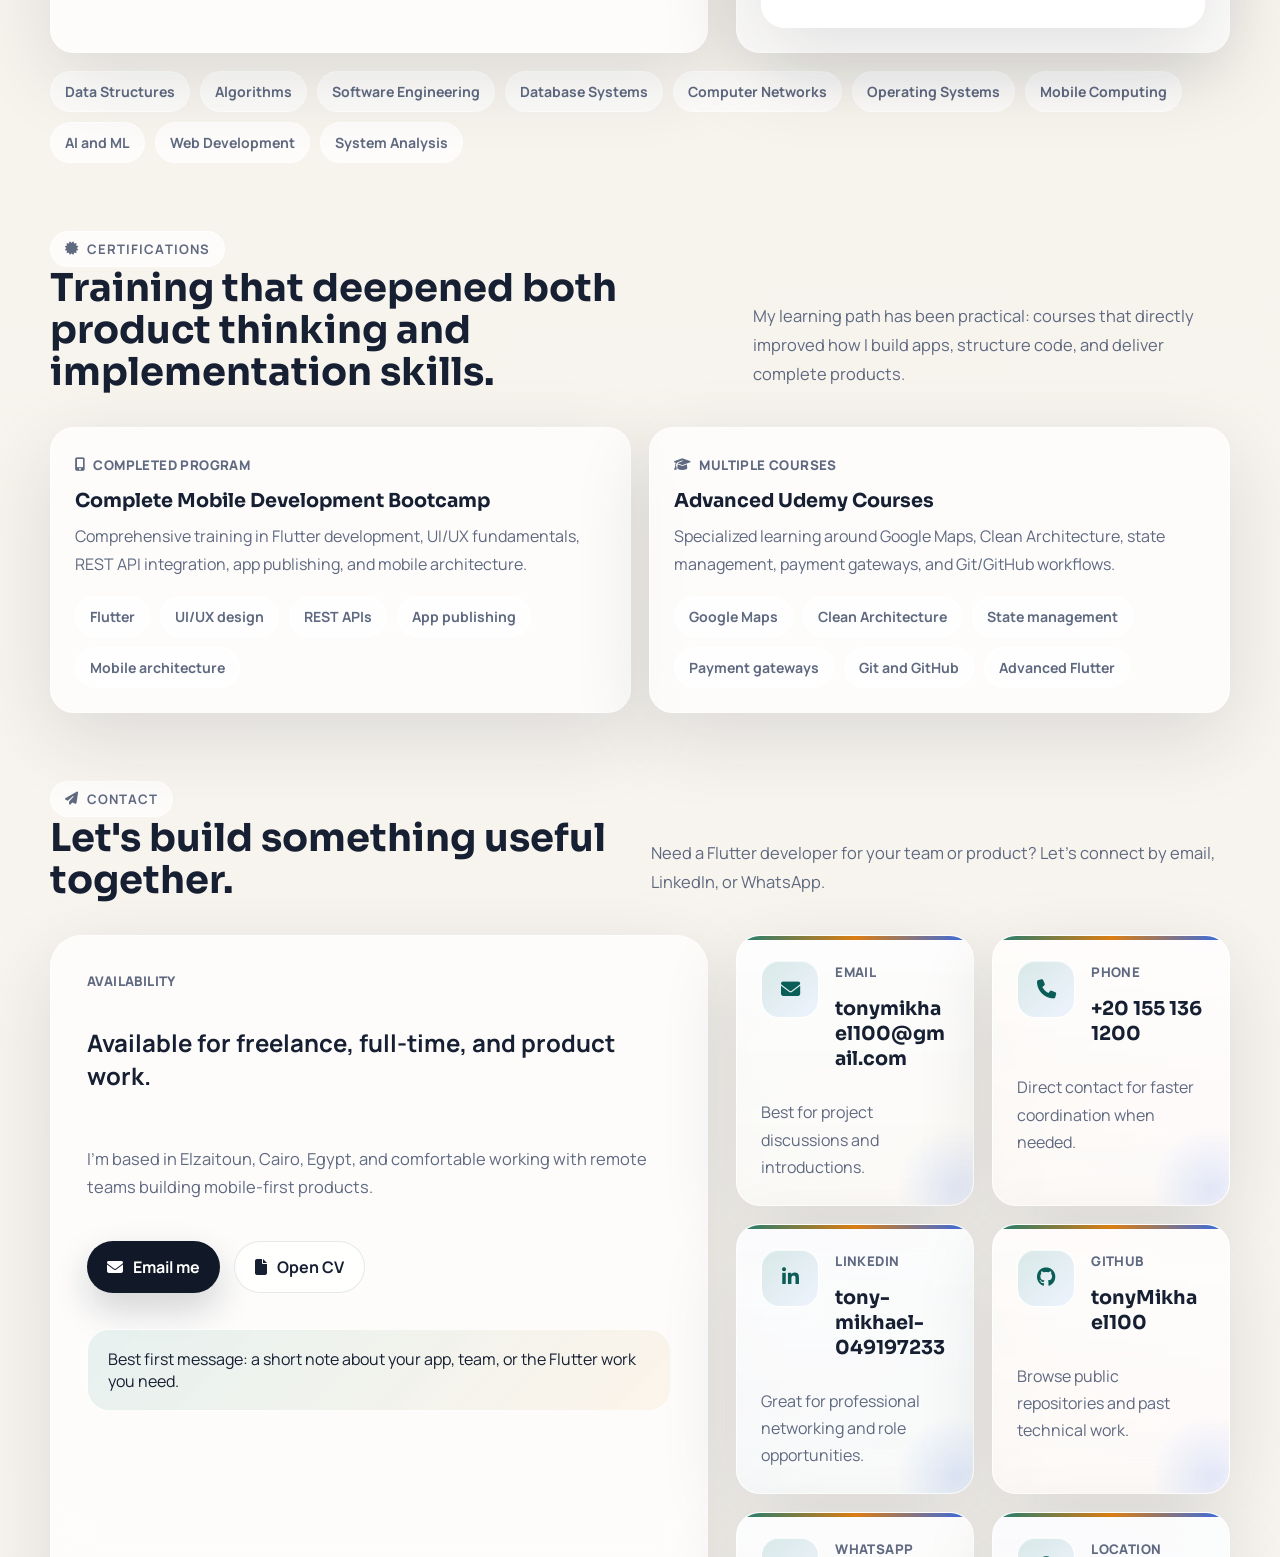
<file: certifications.html>
<!DOCTYPE html>
<html lang="en">

<head>
  <meta charset="UTF-8">
  <meta http-equiv="refresh" content="0; url=index.html#certifications">
  <meta name="viewport" content="width=device-width, initial-scale=1.0">
  <title>Redirecting to Certifications</title>
  <link rel="canonical" href="index.html#certifications">
</head>

<body>
  <p>Redirecting to <a href="index.html#certifications">Certifications</a>...</p>
</body>

</html>
</file>
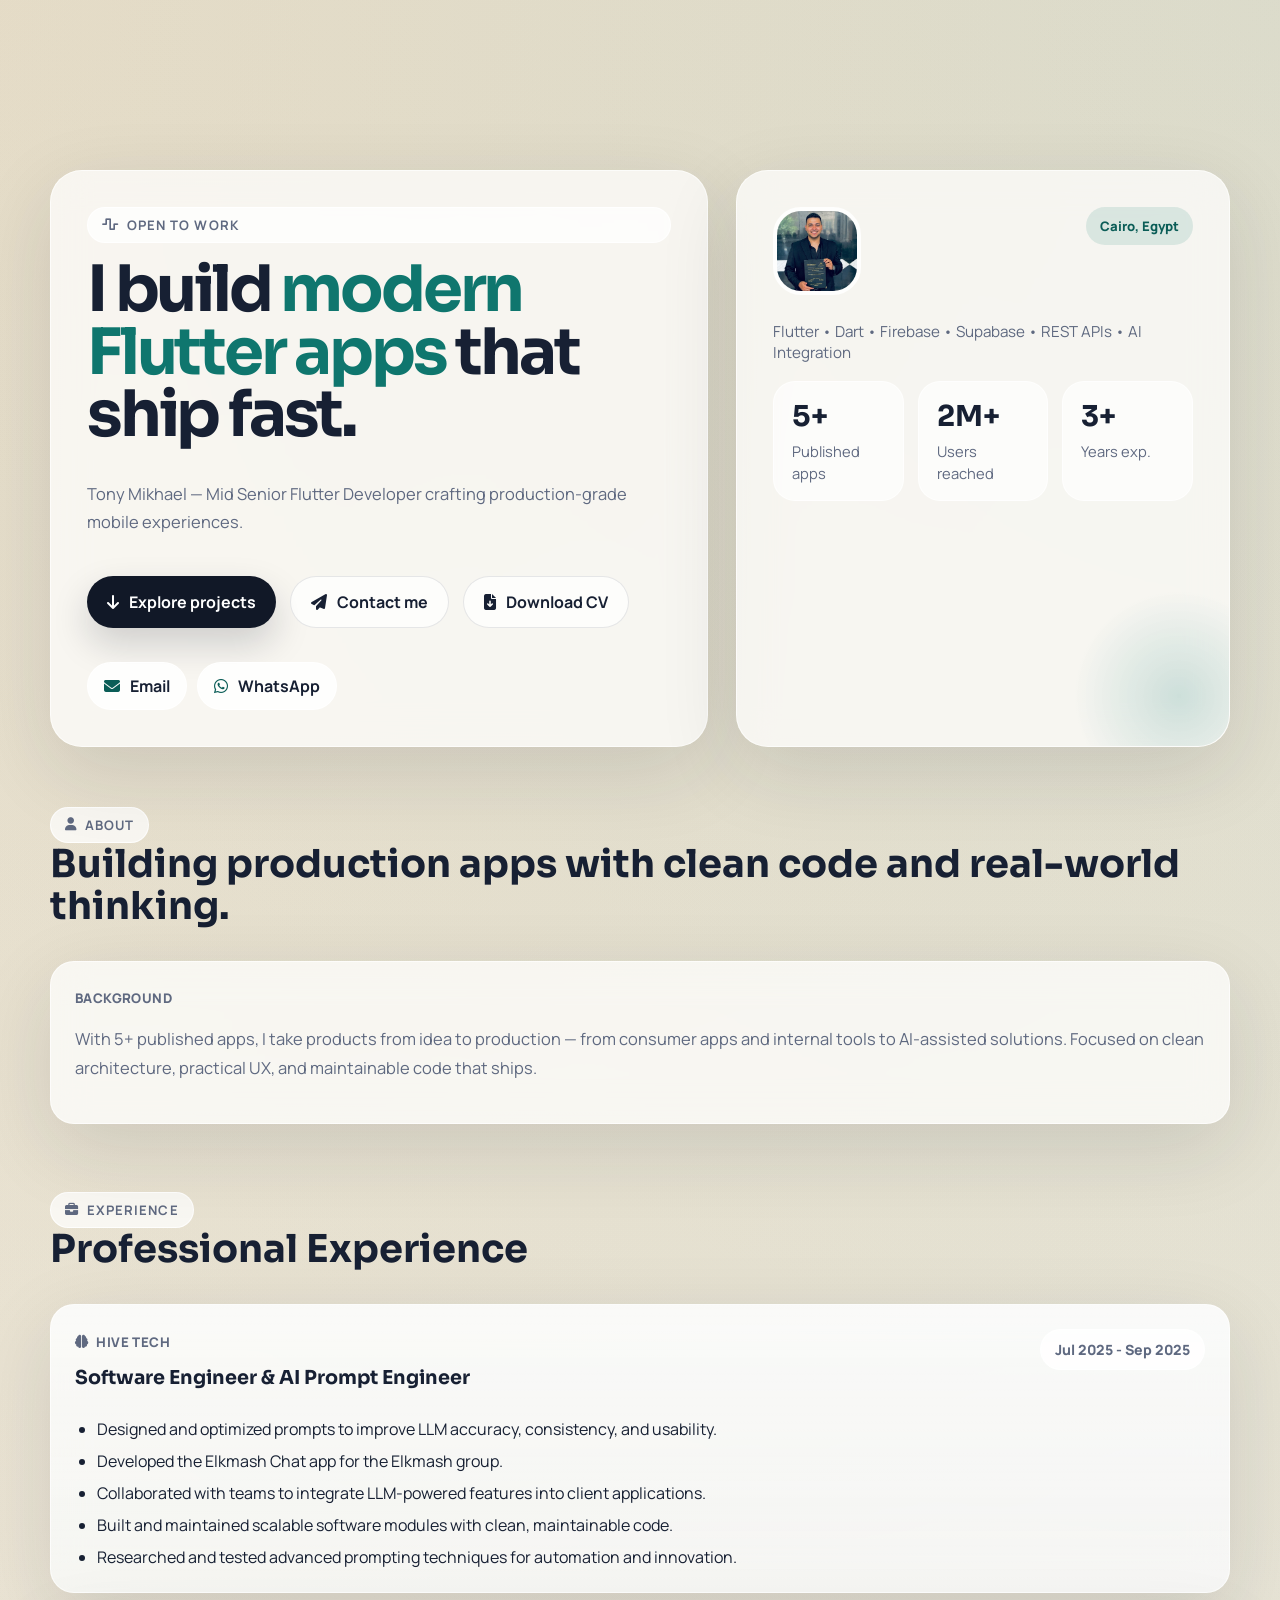
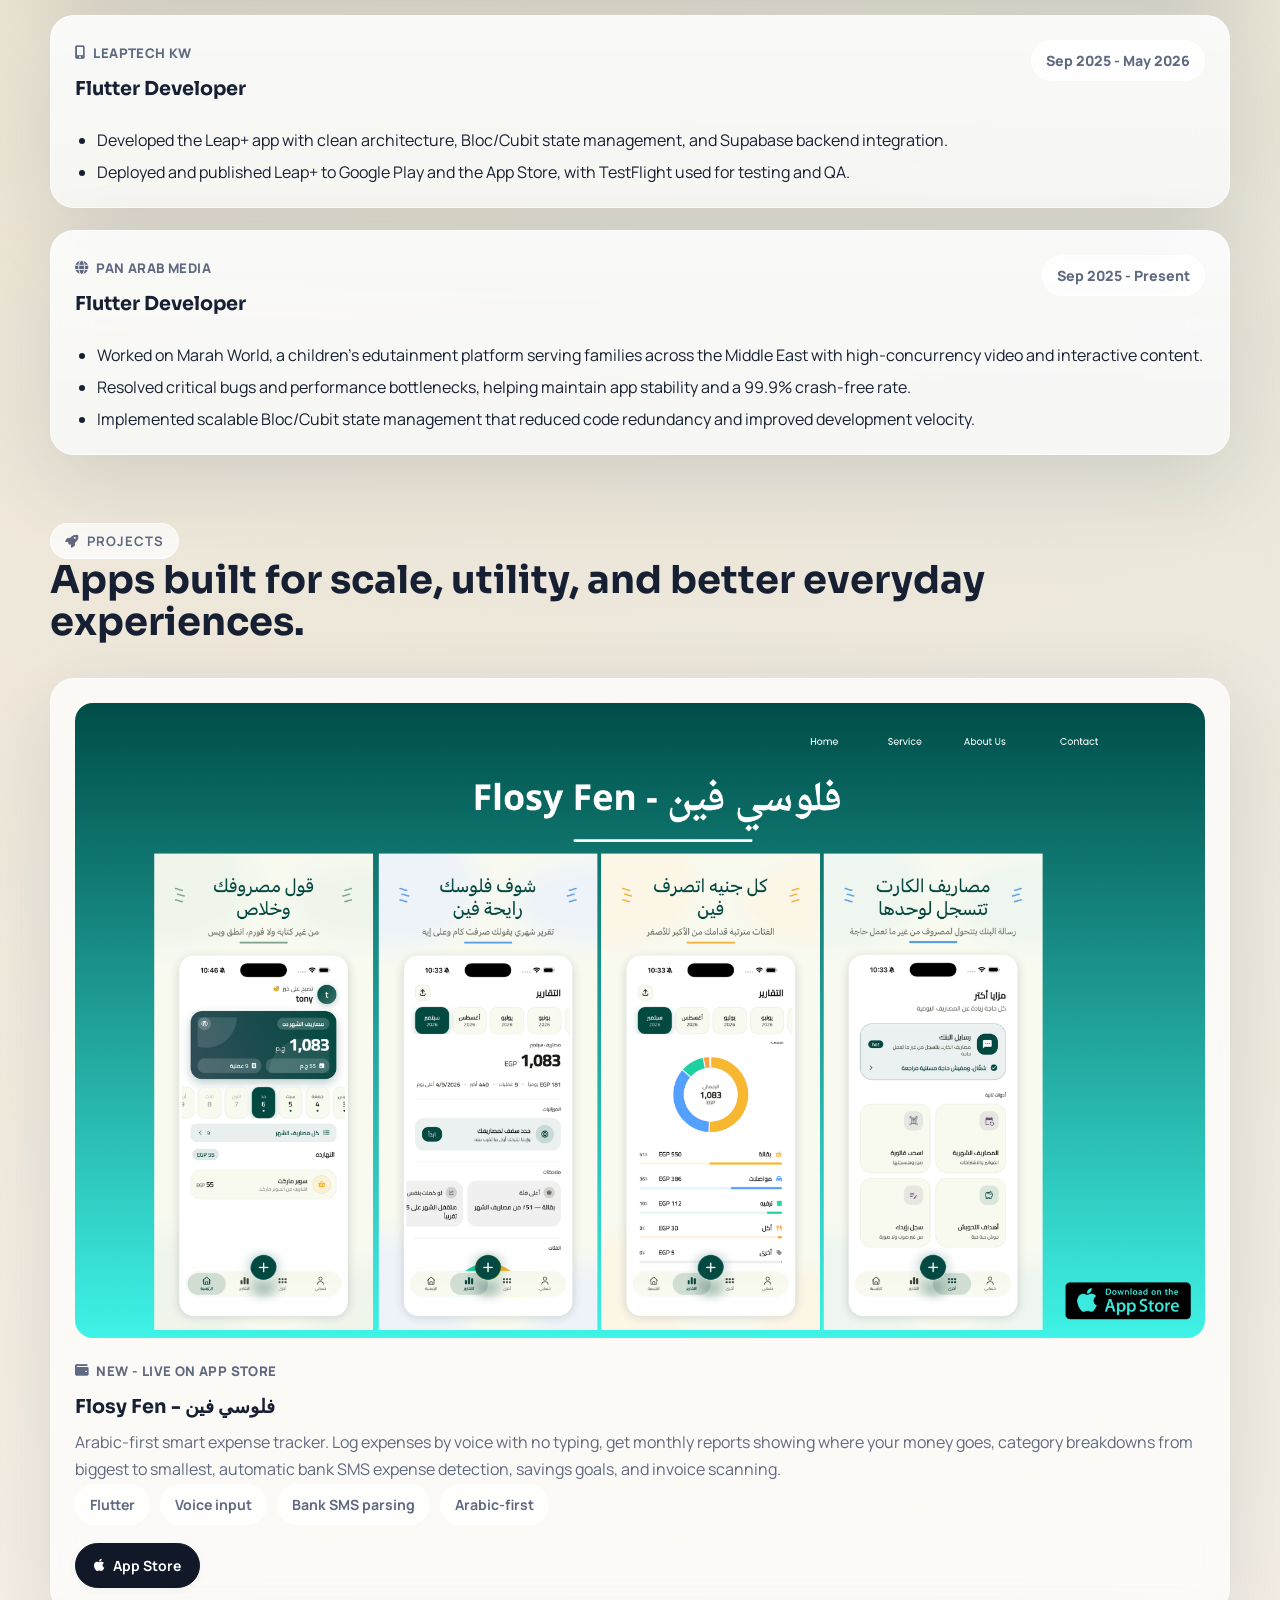
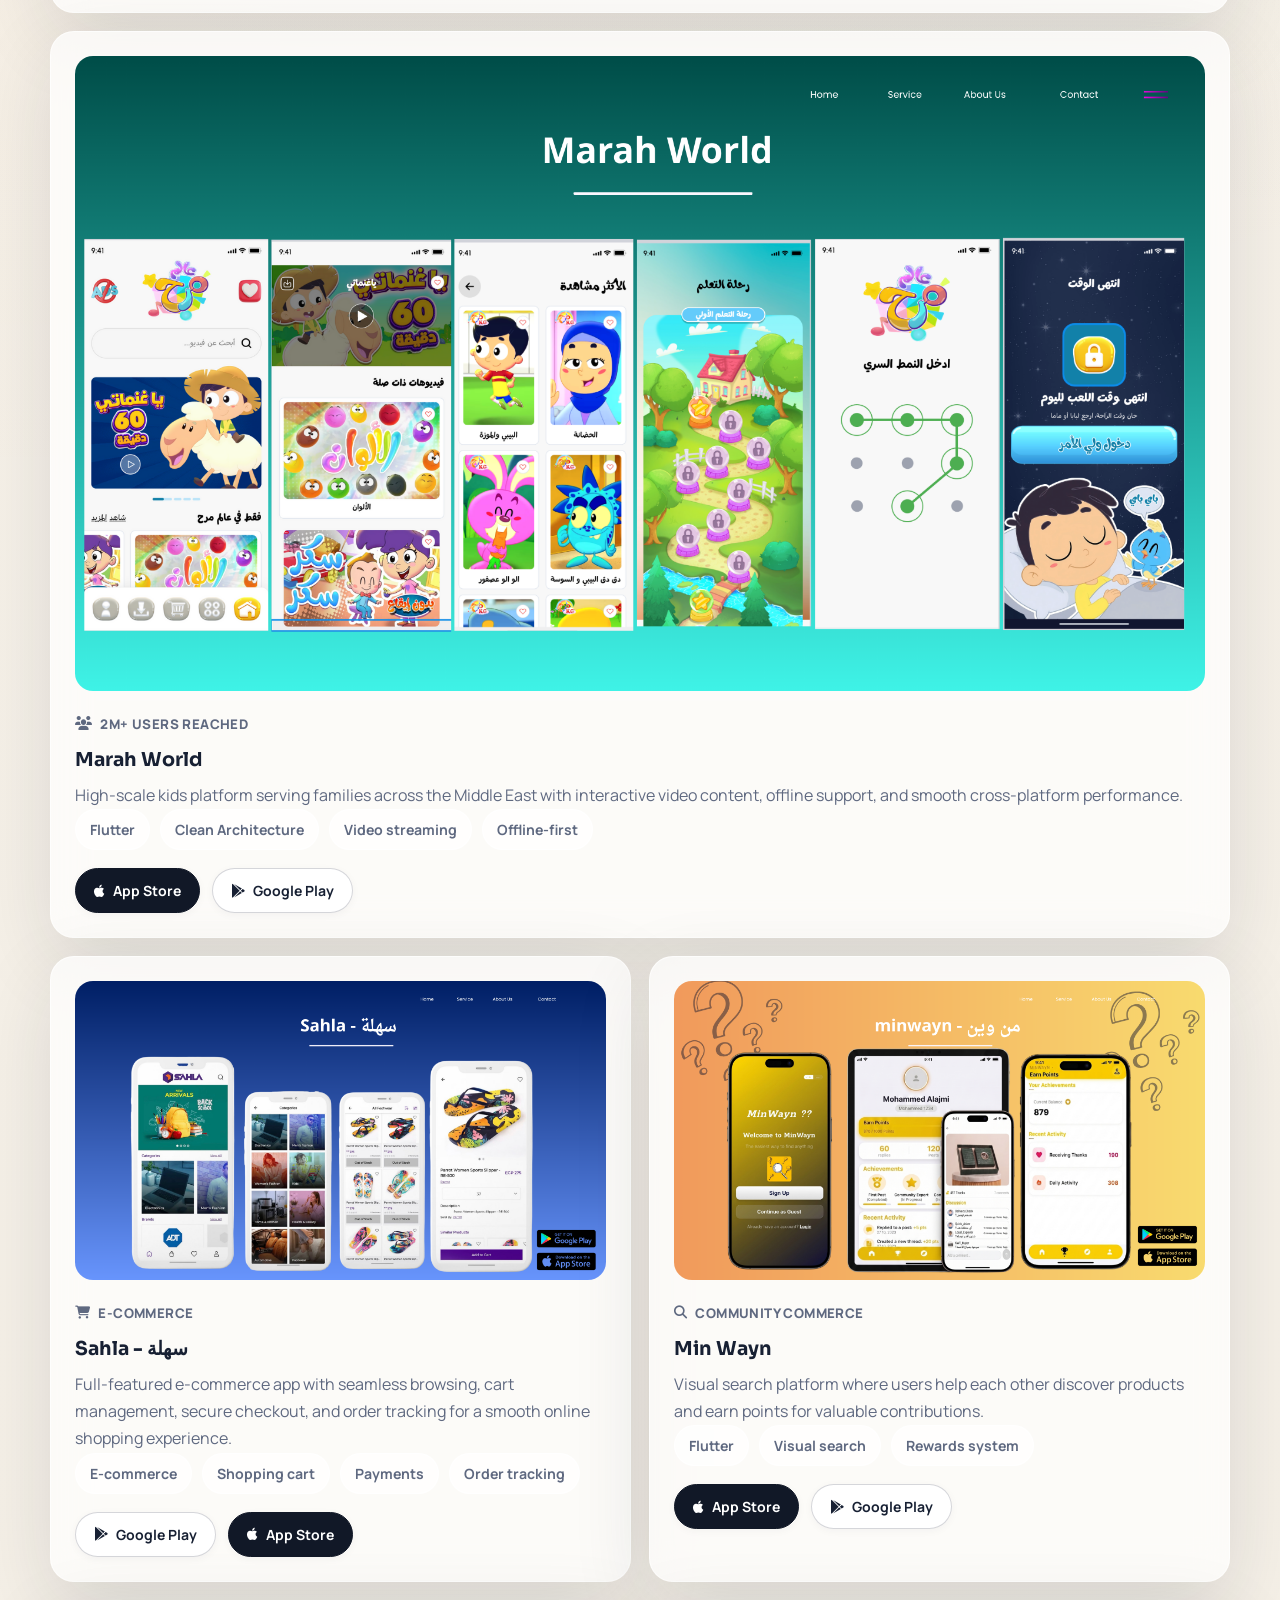
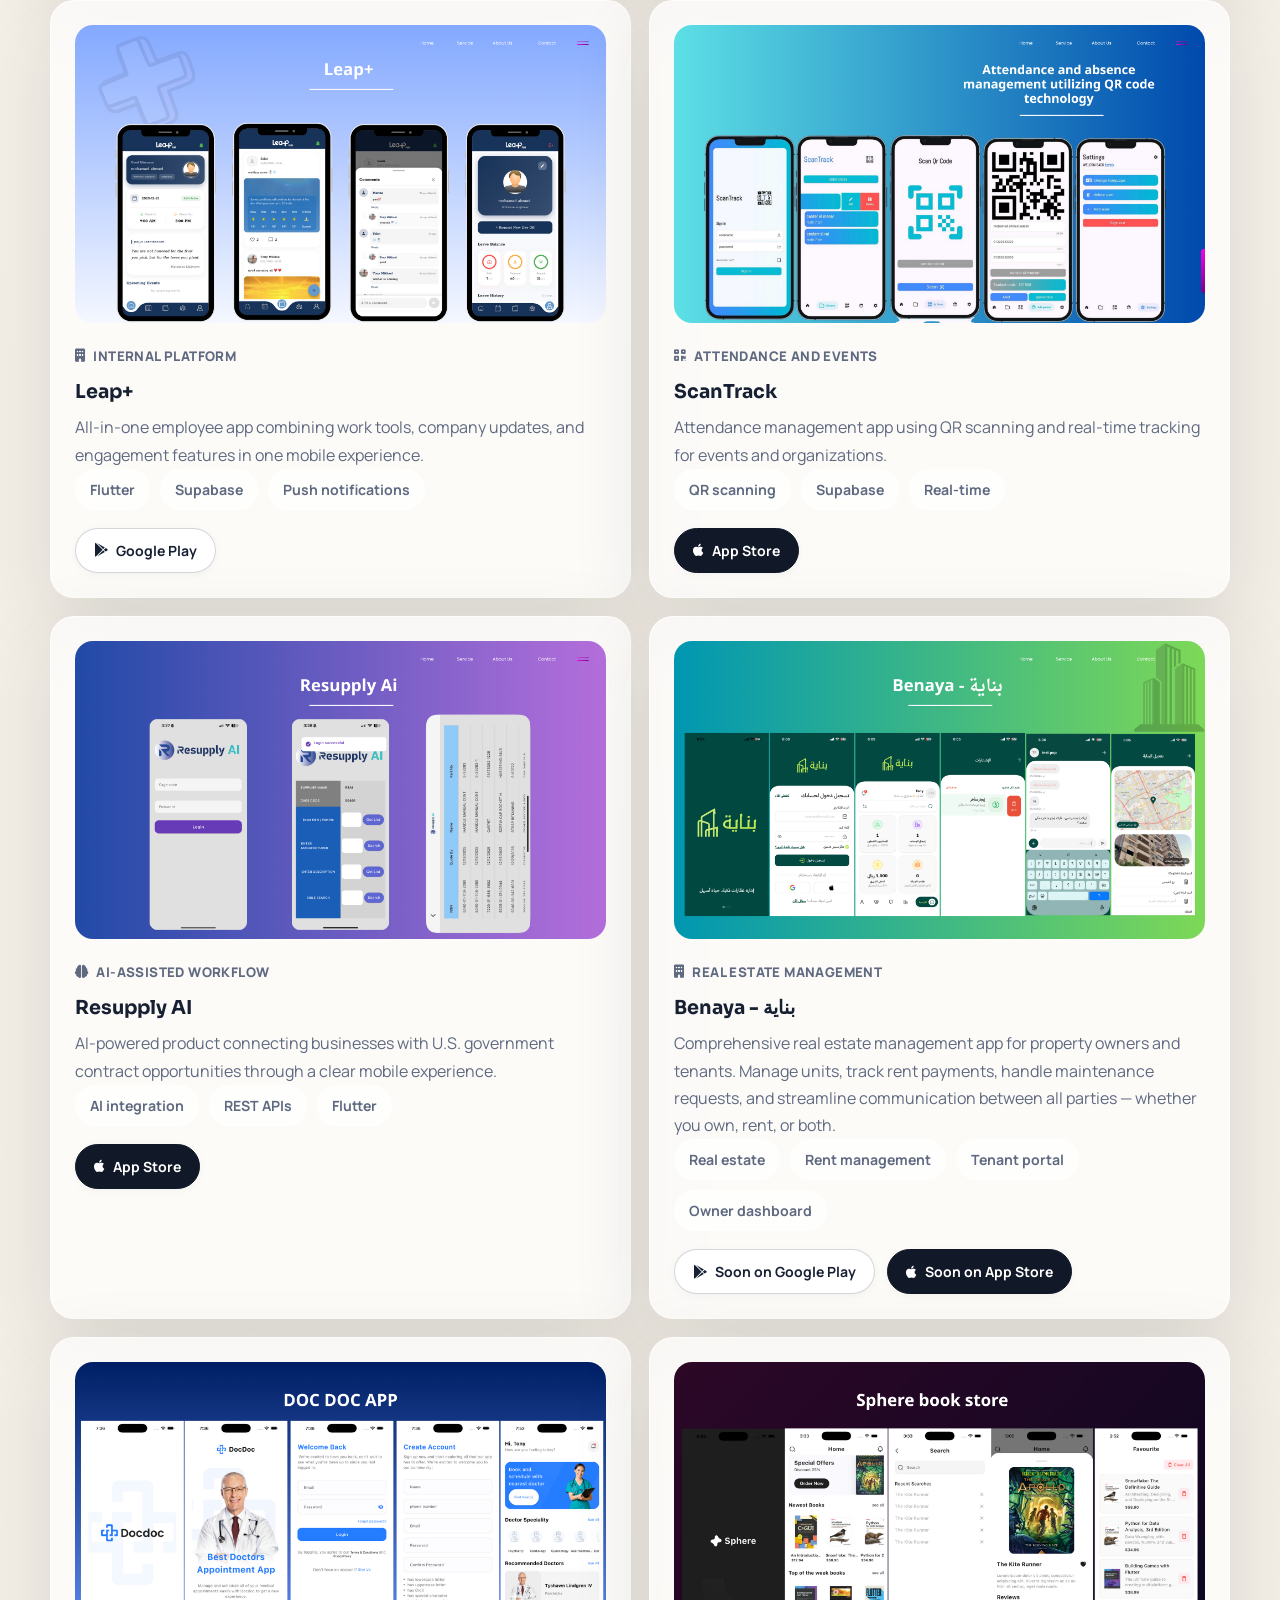
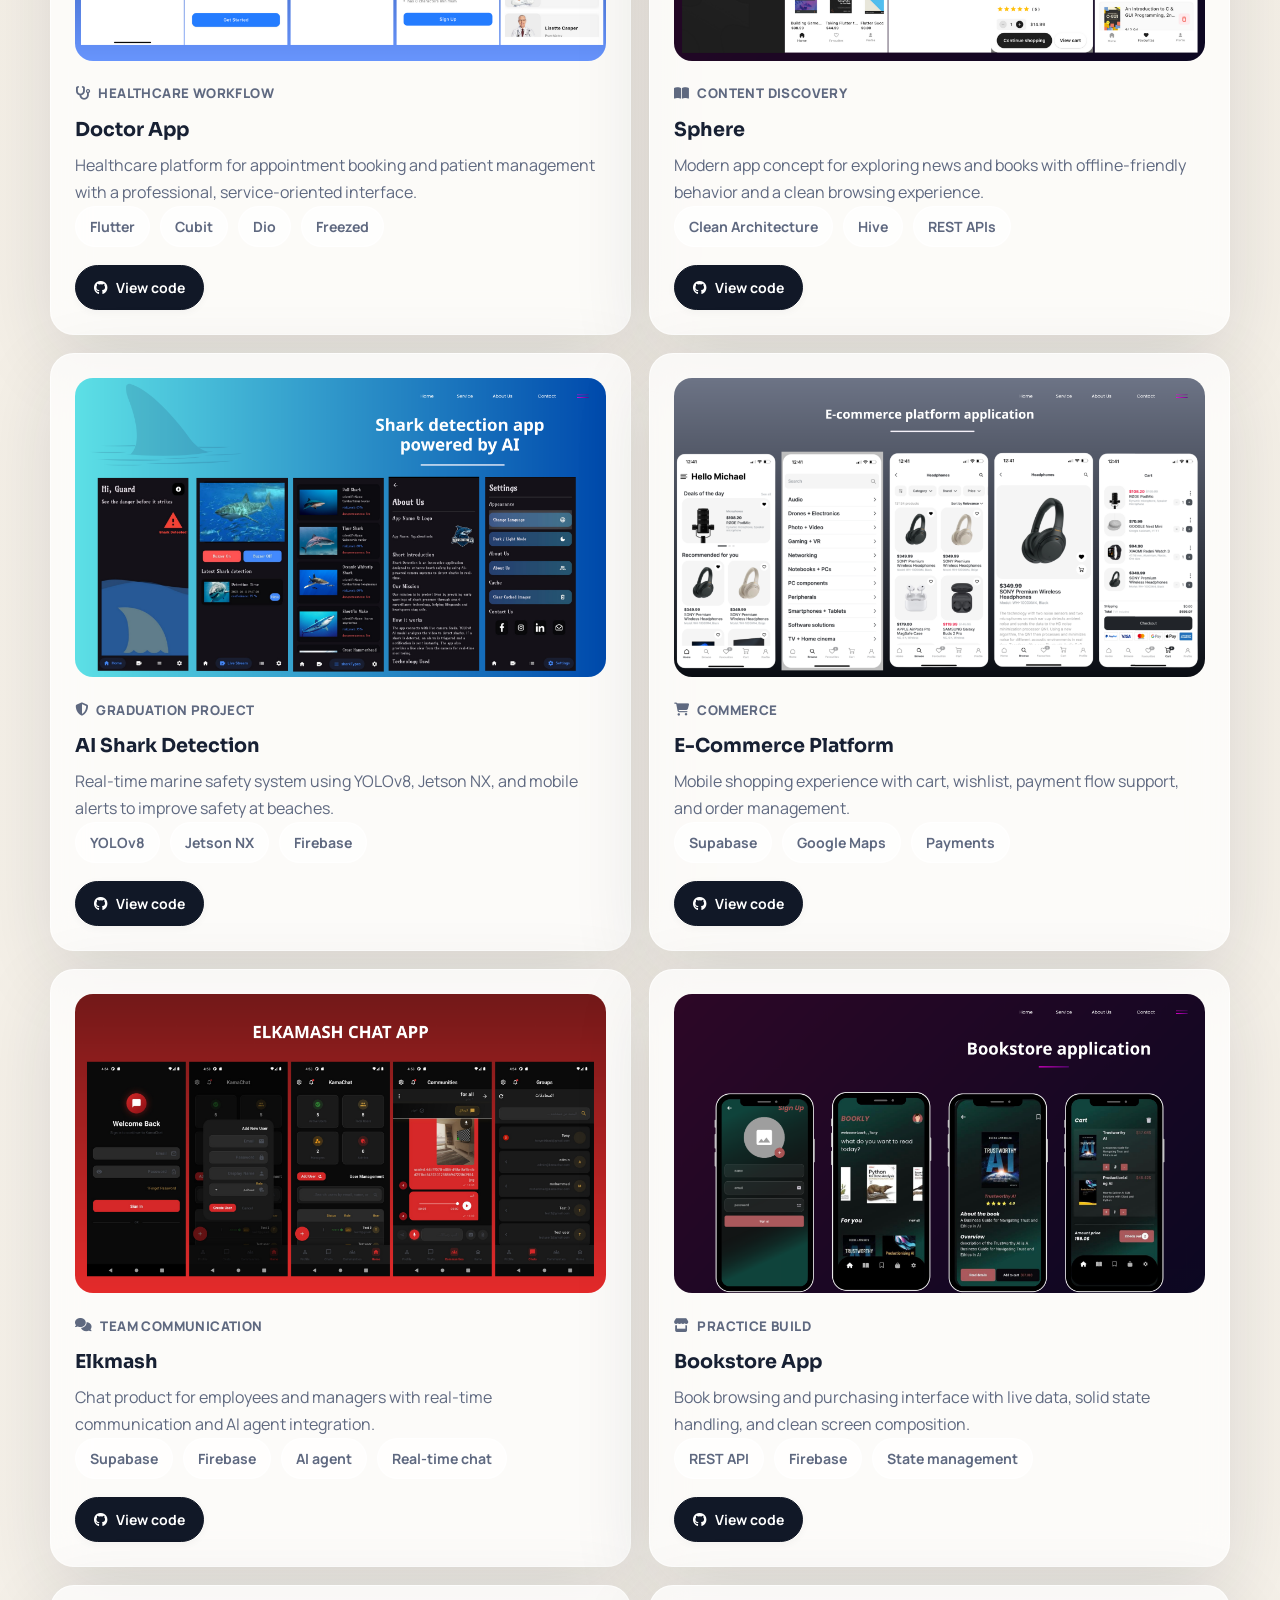
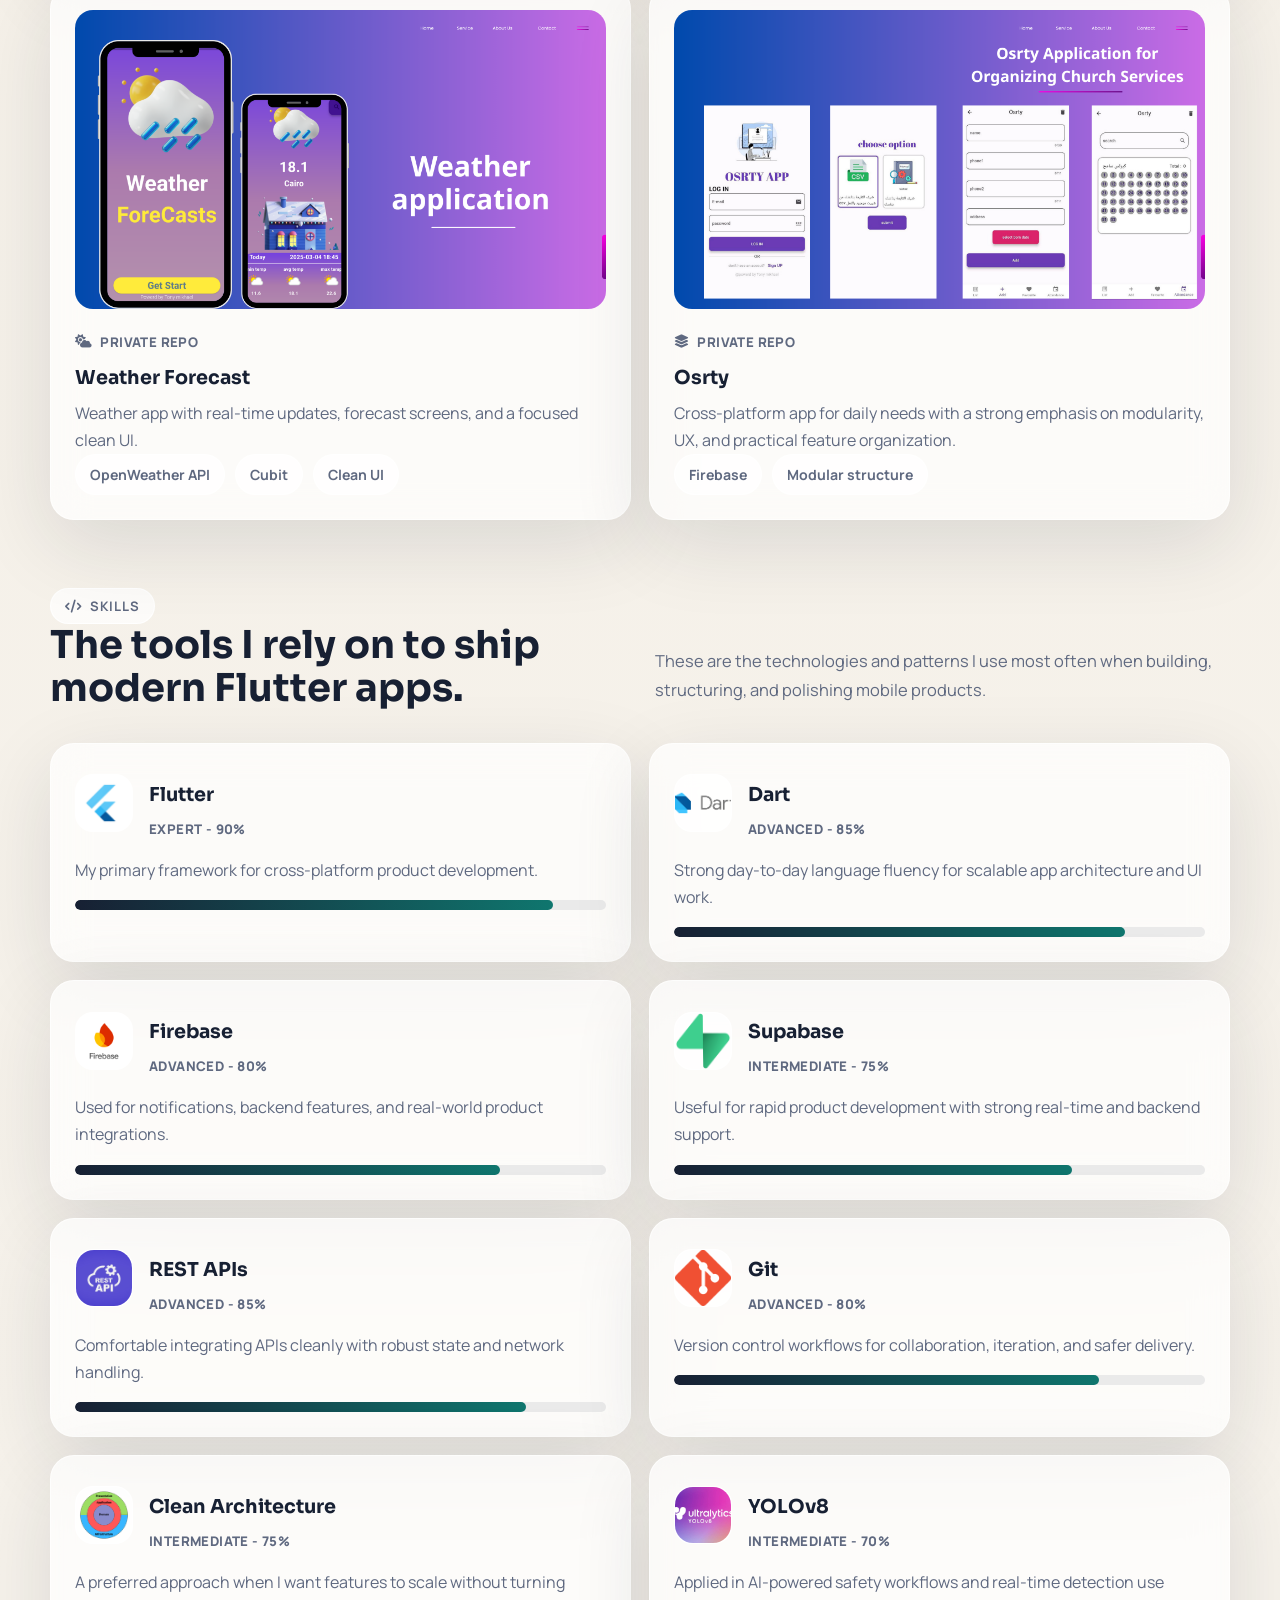
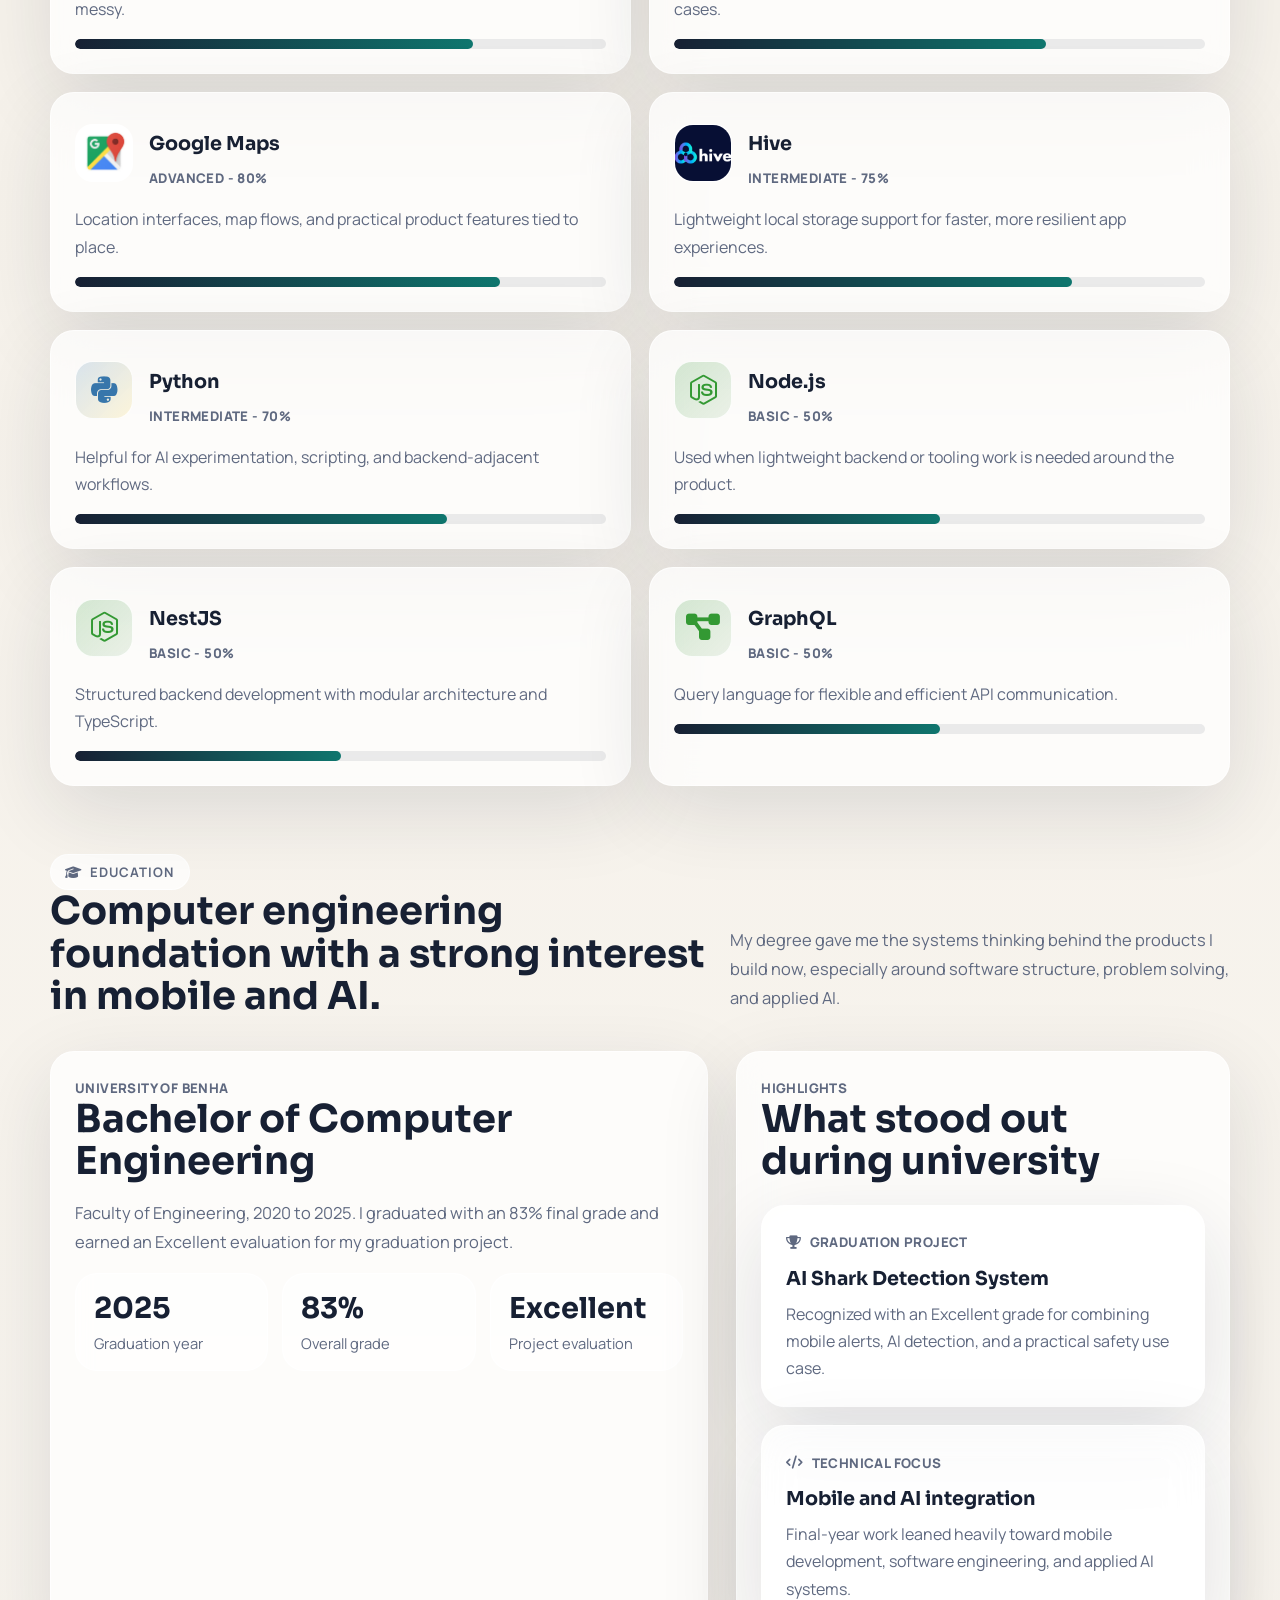
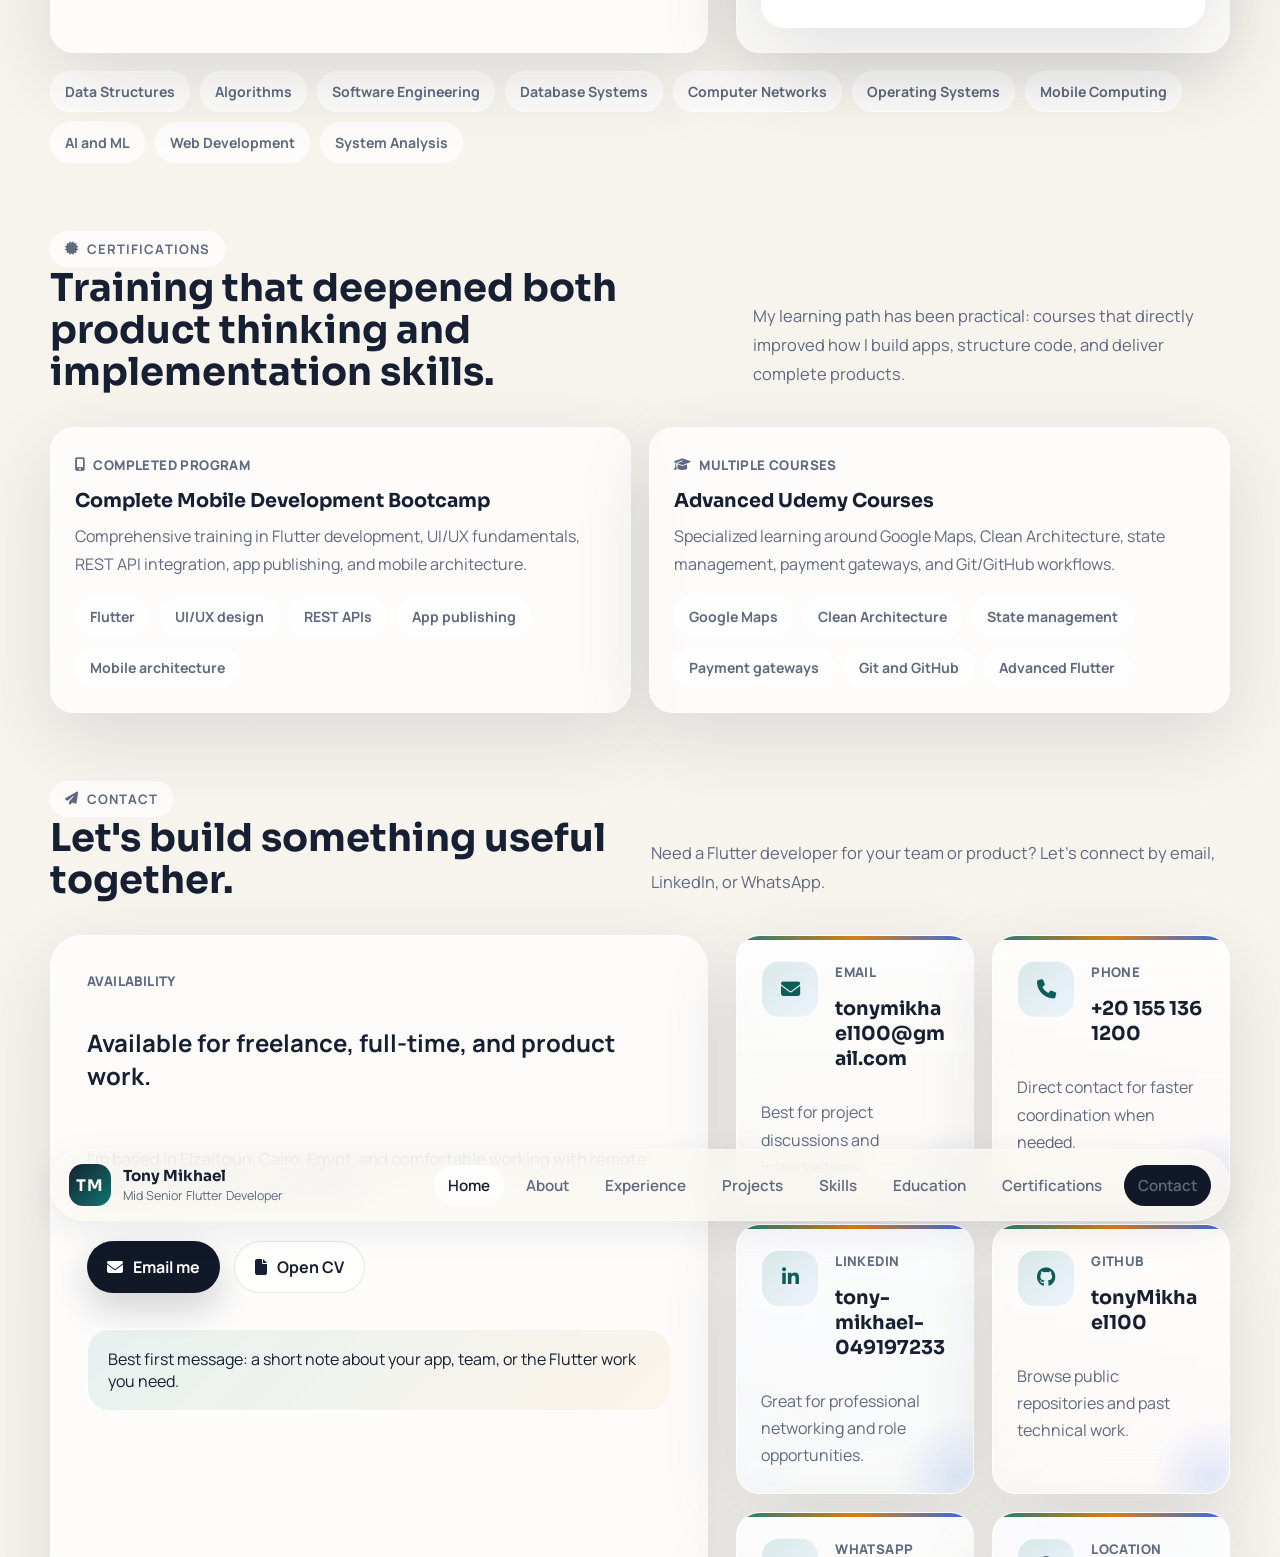
<file: contact.html>
<!DOCTYPE html>
<html lang="en">

<head>
  <meta charset="UTF-8">
  <meta http-equiv="refresh" content="0; url=index.html#contact">
  <meta name="viewport" content="width=device-width, initial-scale=1.0">
  <title>Redirecting to Contact</title>
  <link rel="canonical" href="index.html#contact">
</head>

<body>
  <p>Redirecting to <a href="index.html#contact">Contact</a>...</p>
</body>

</html>
</file>
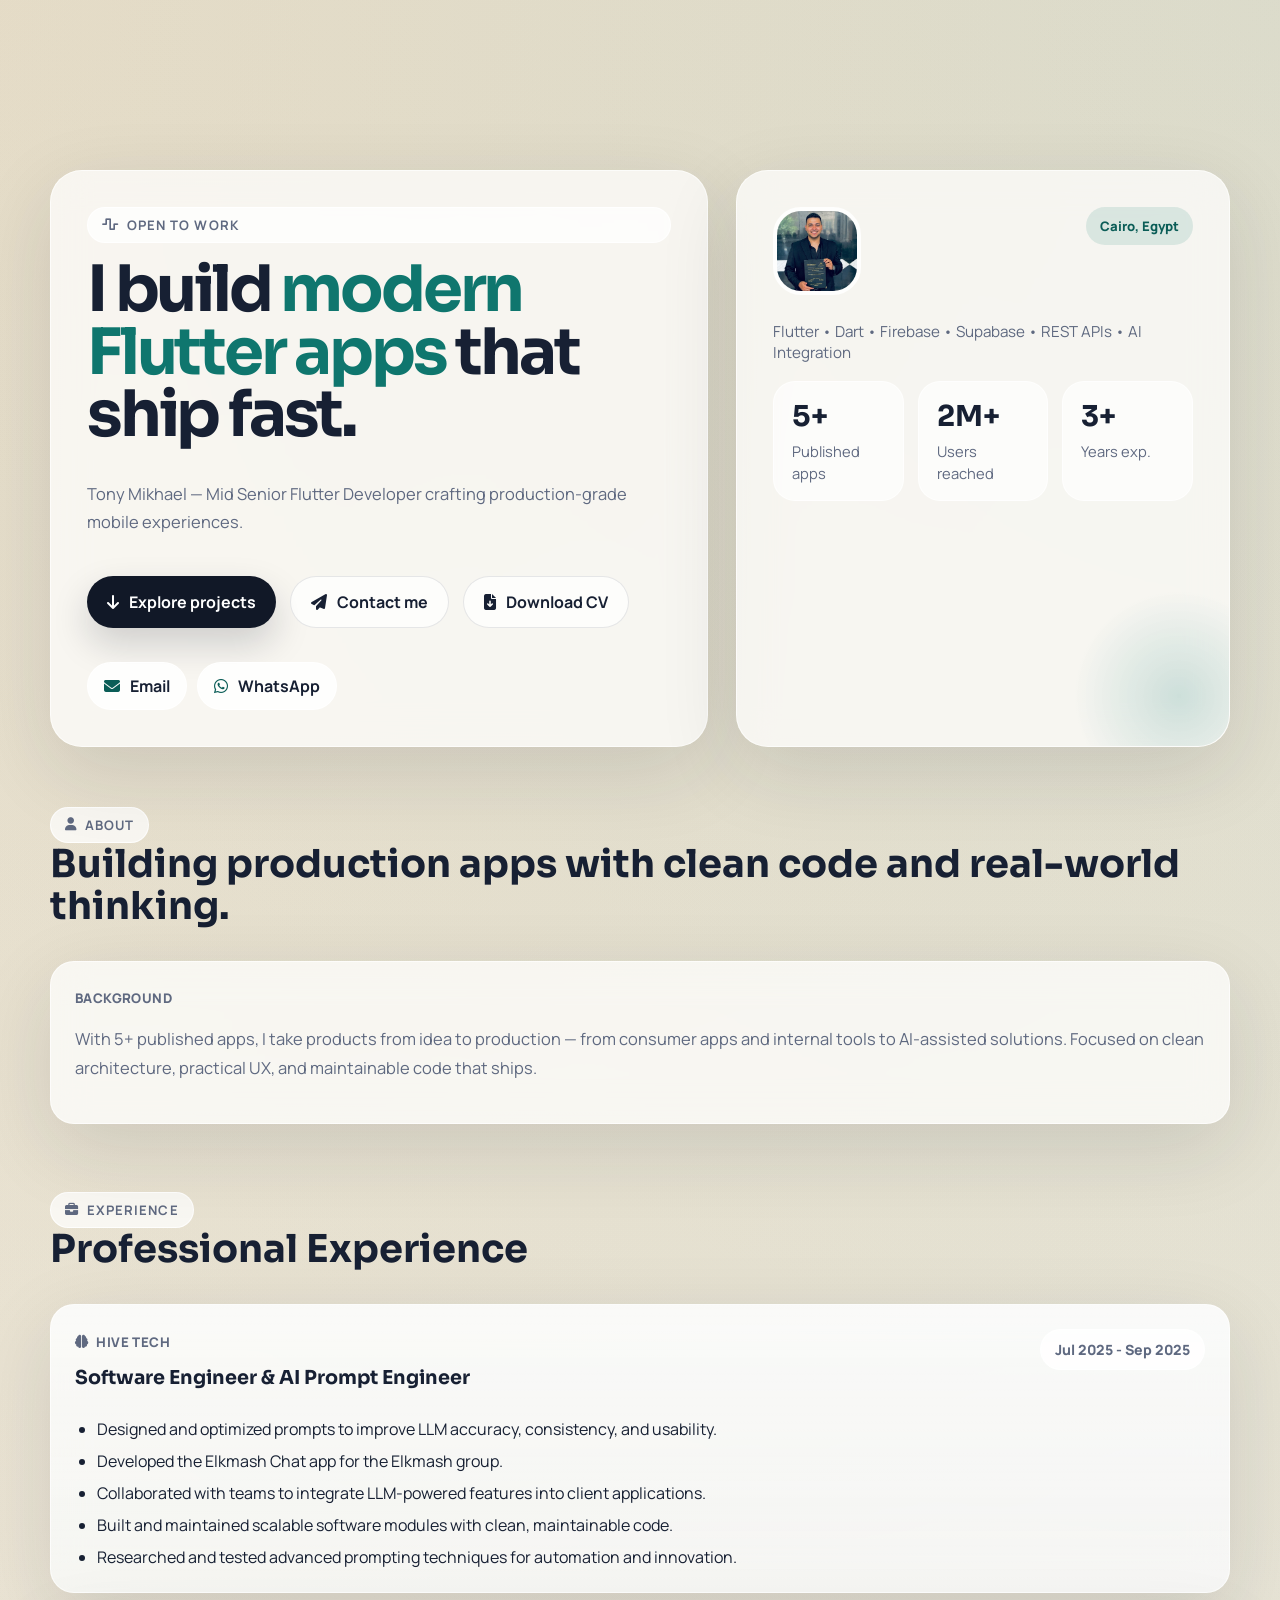
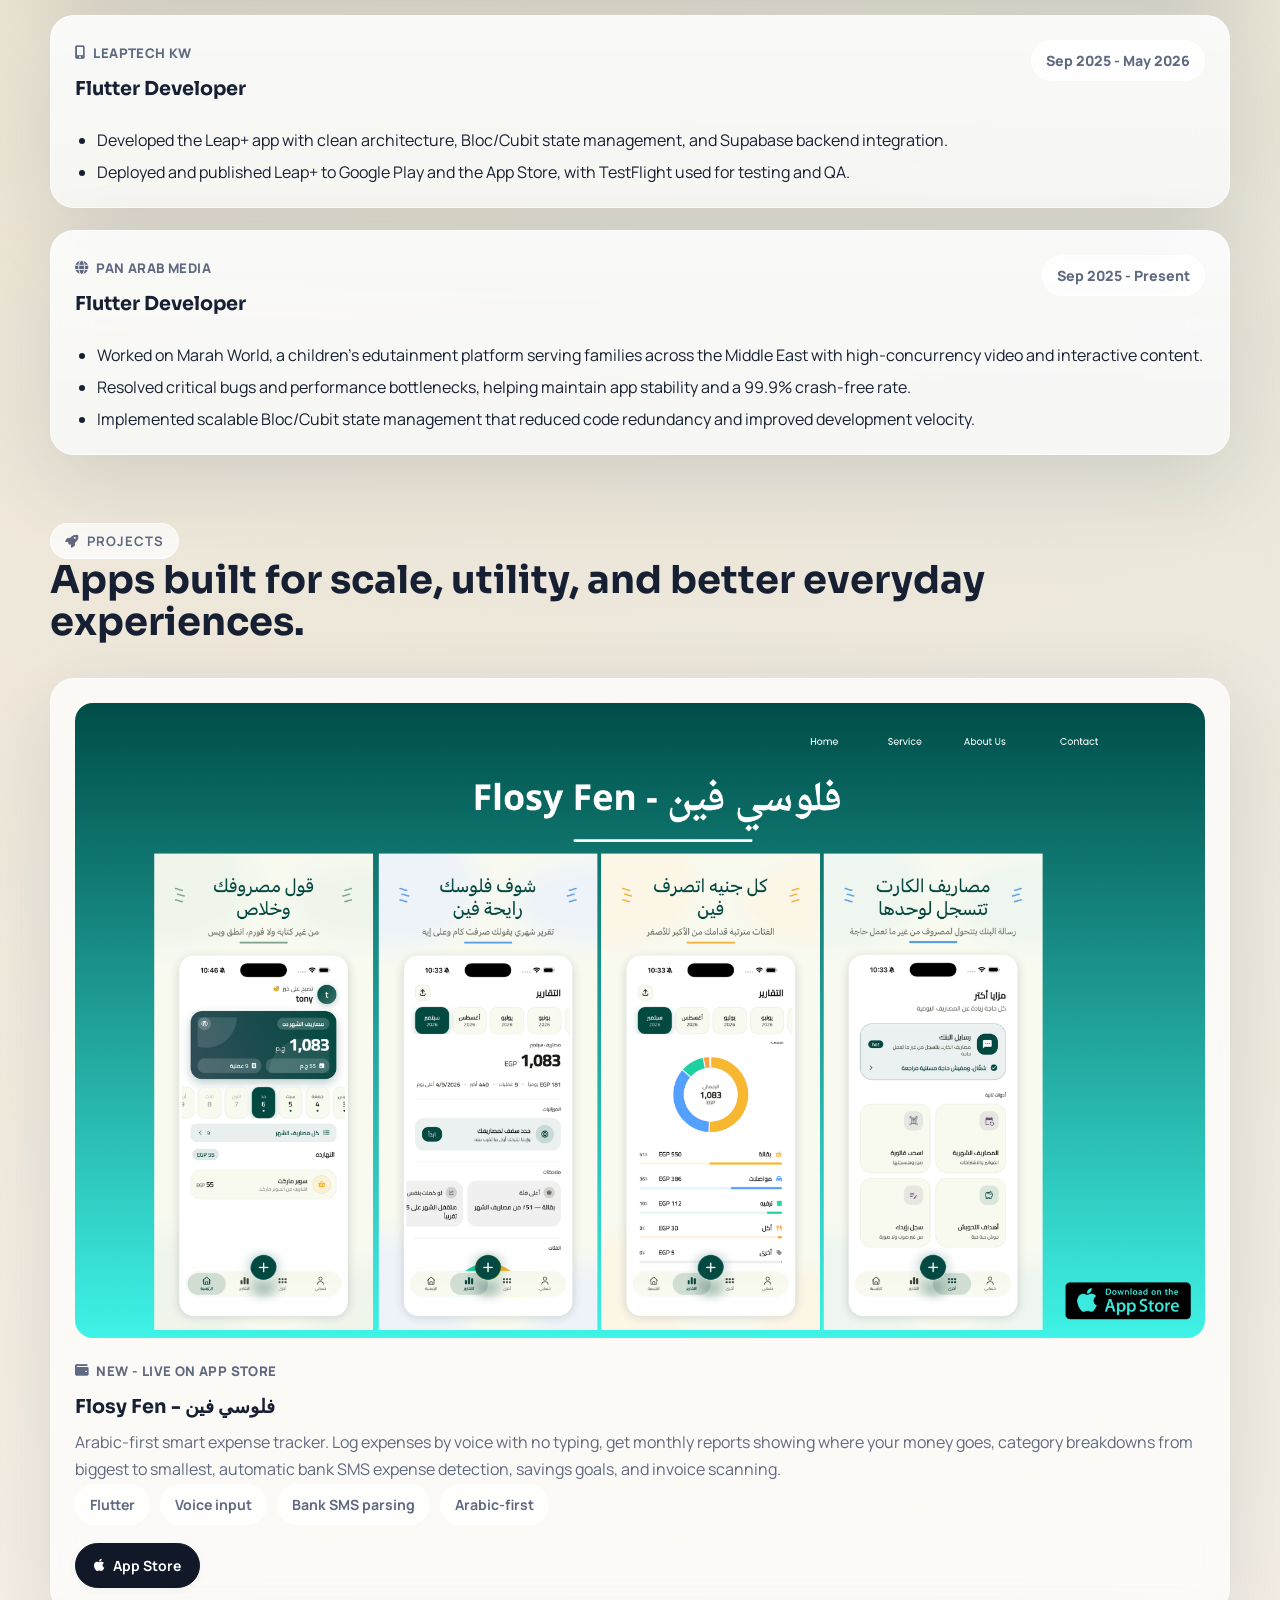
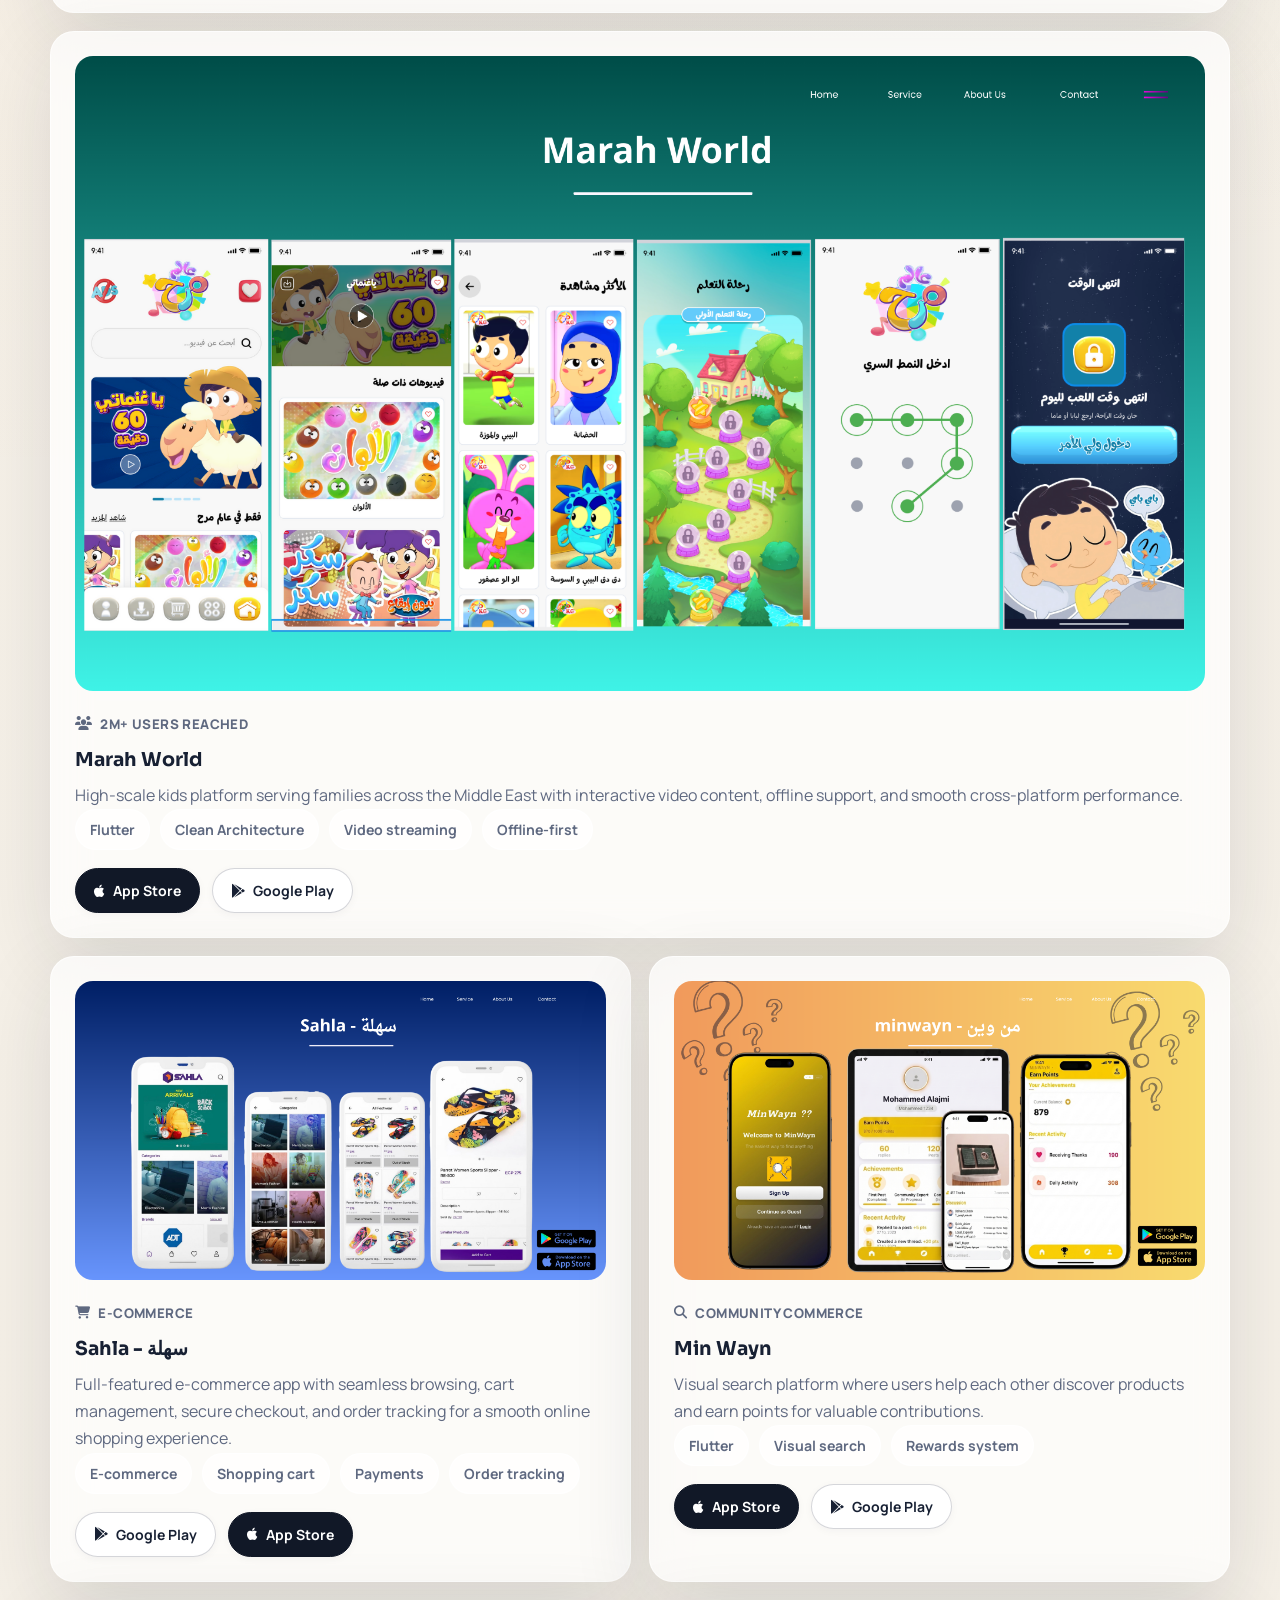
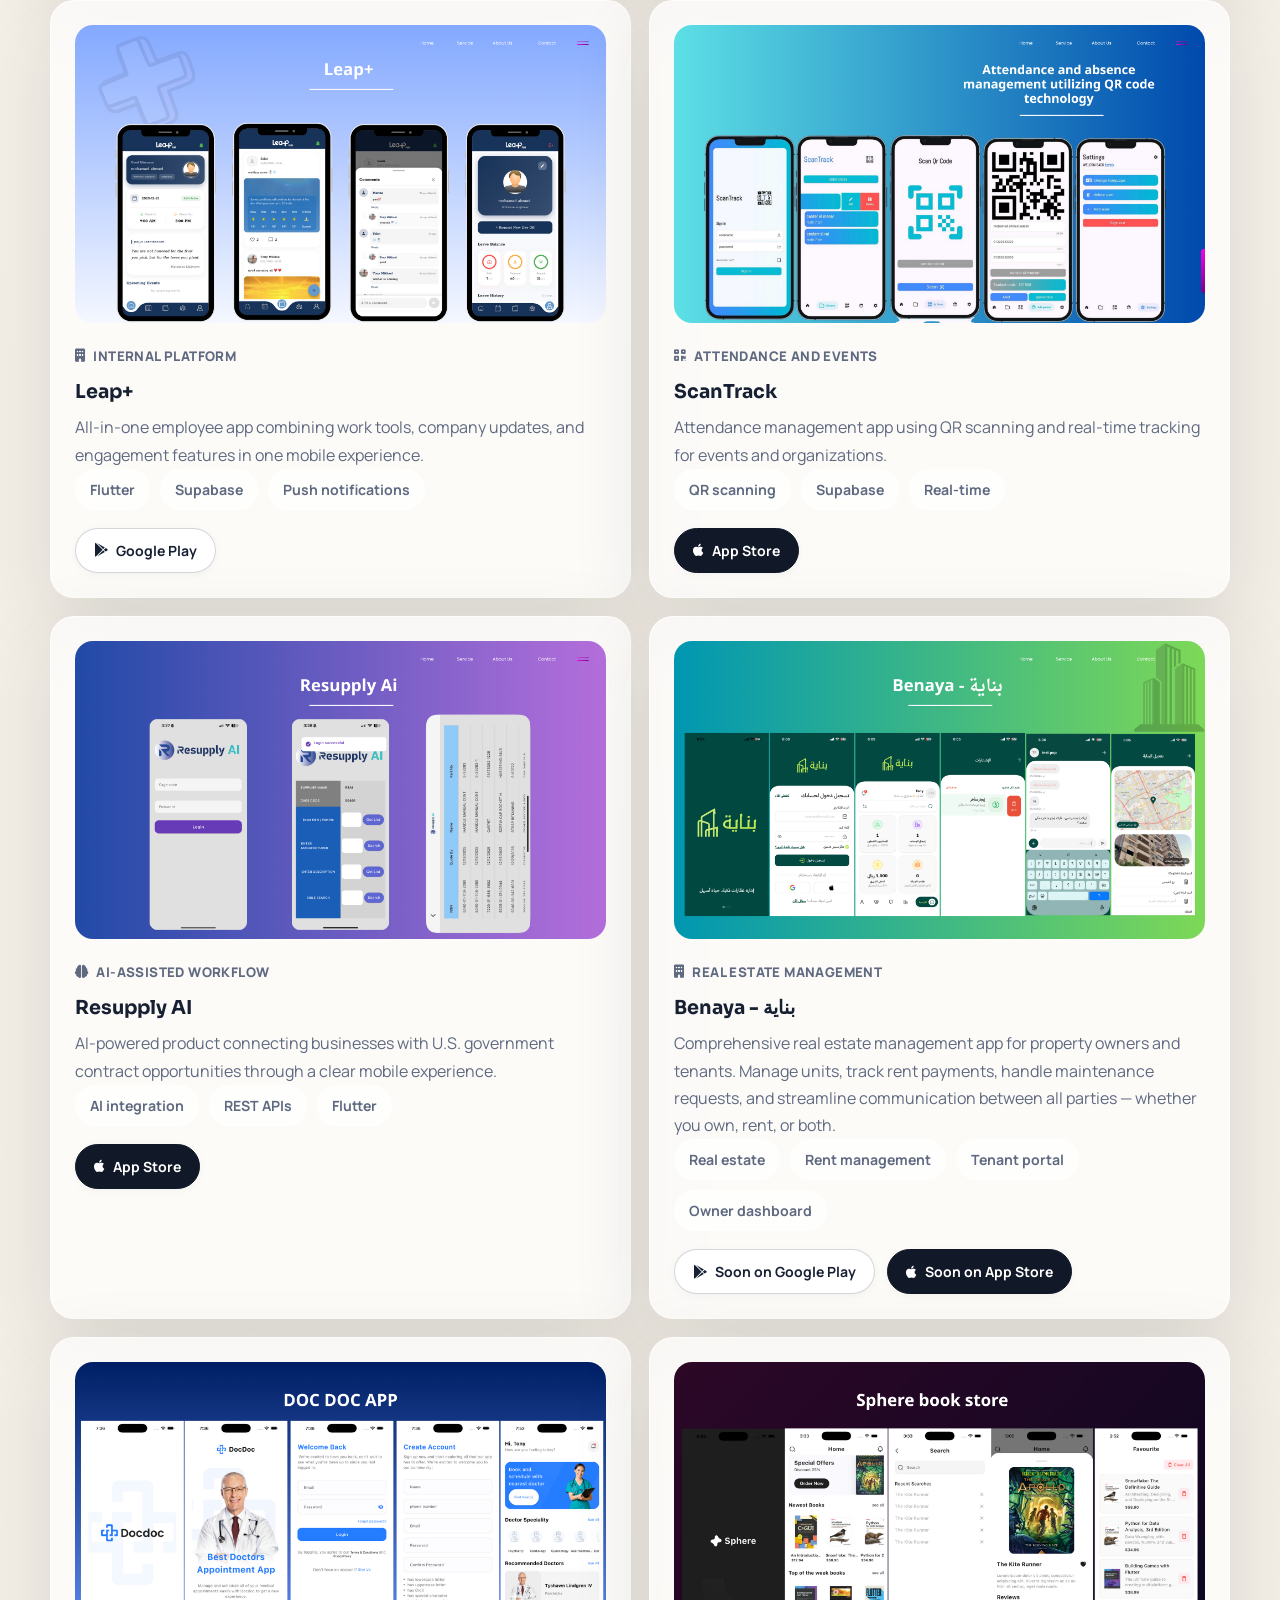
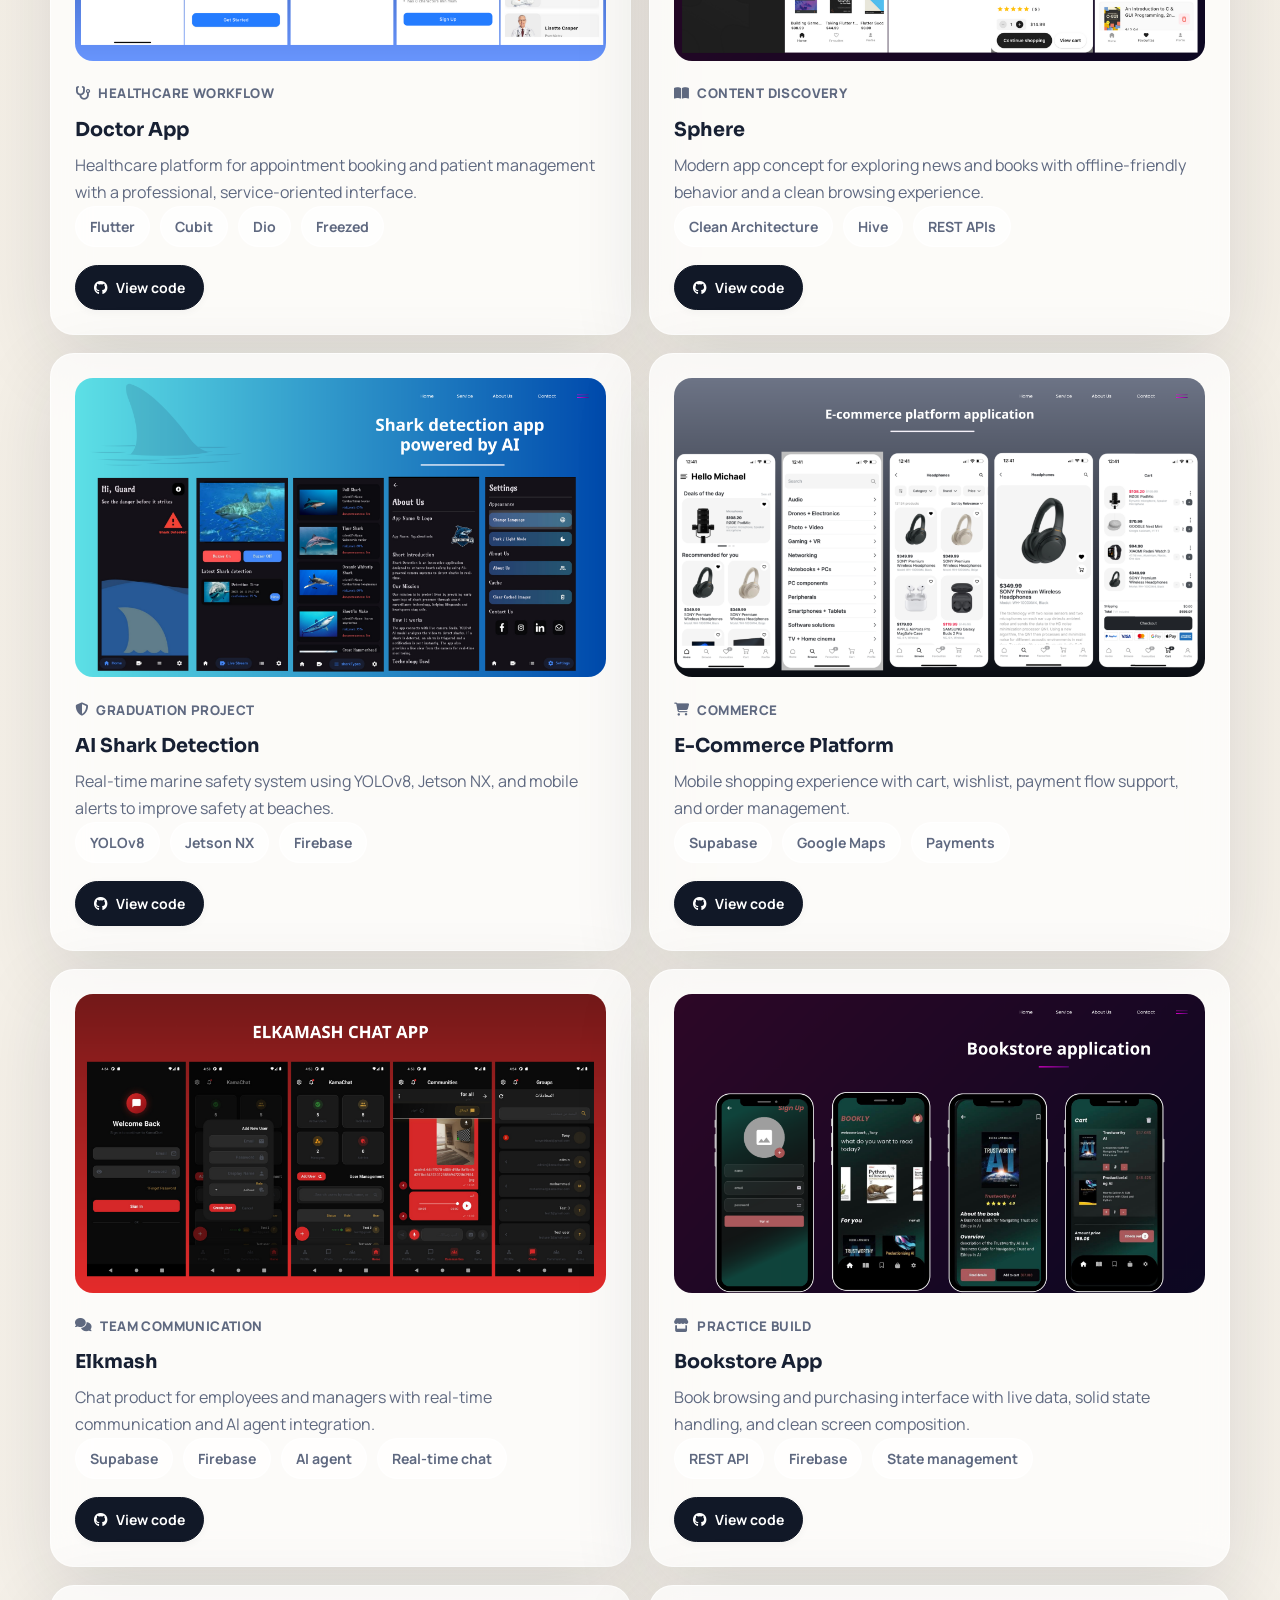
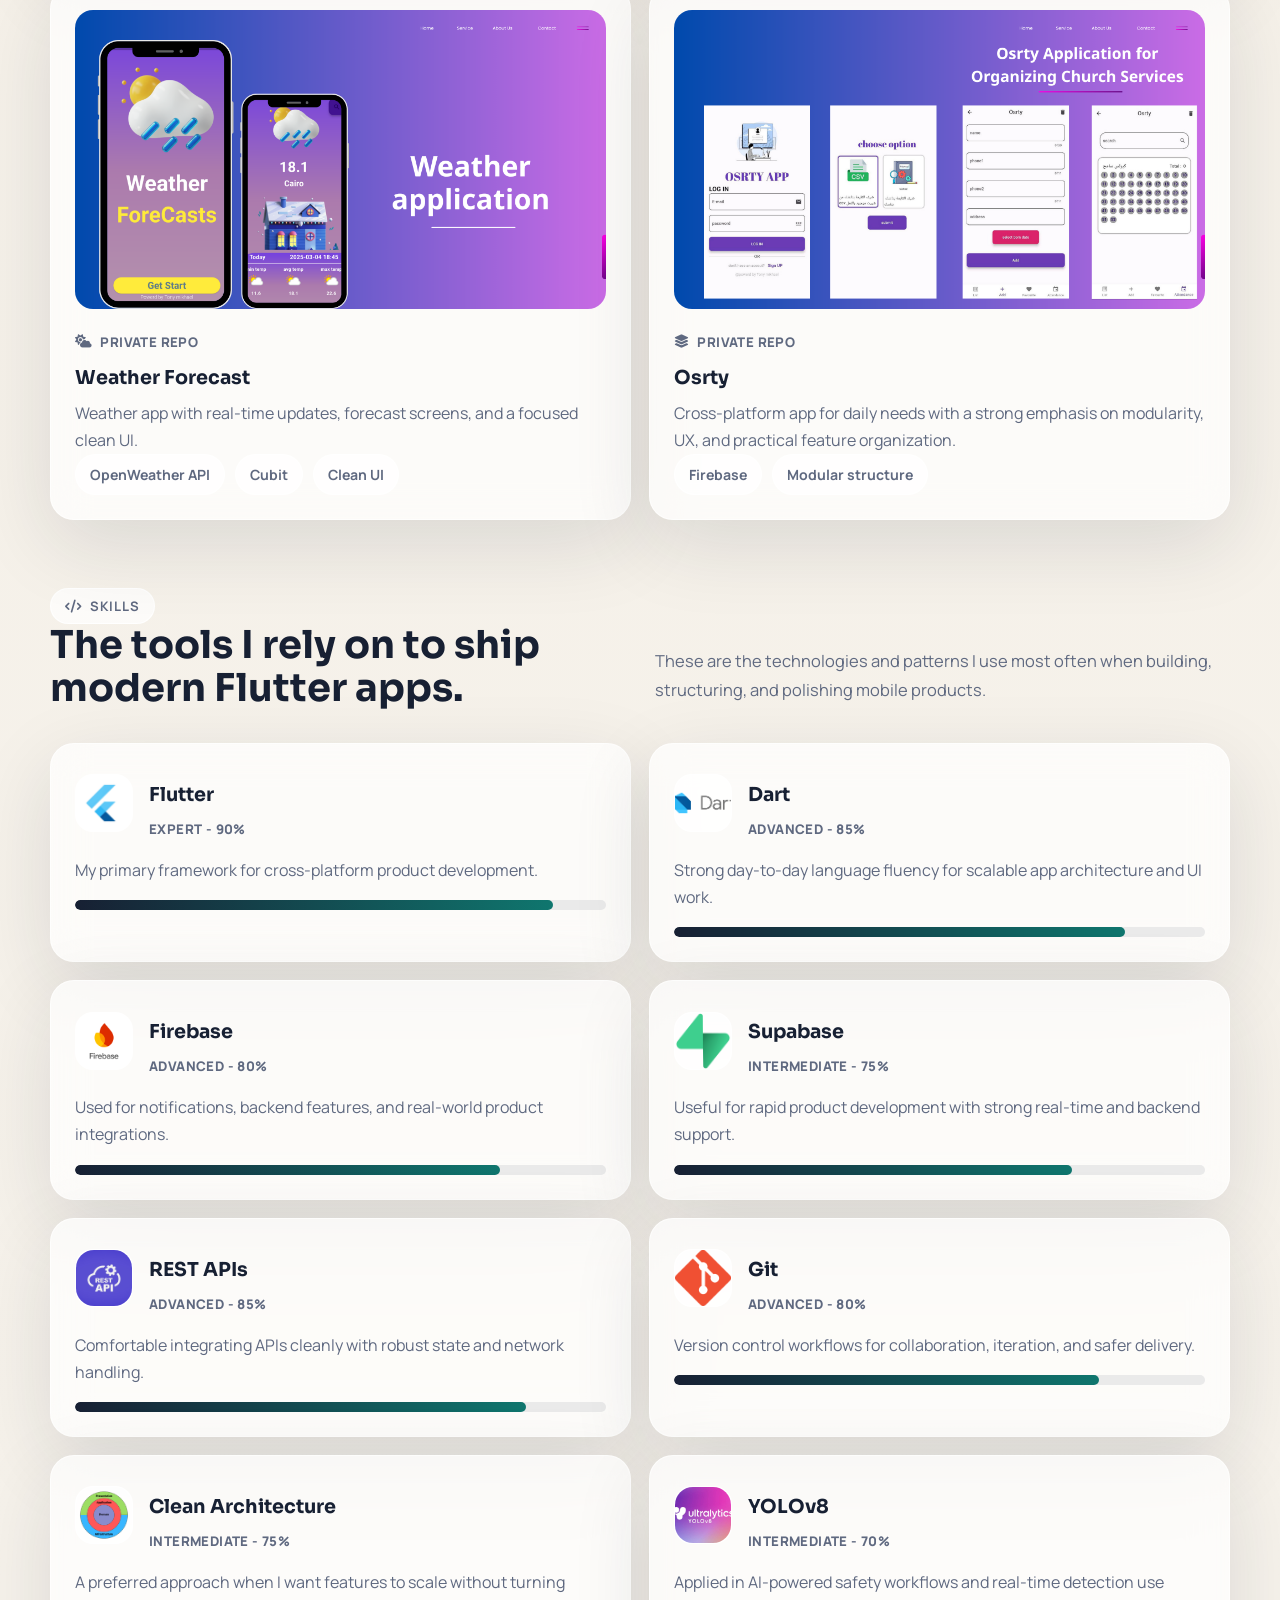
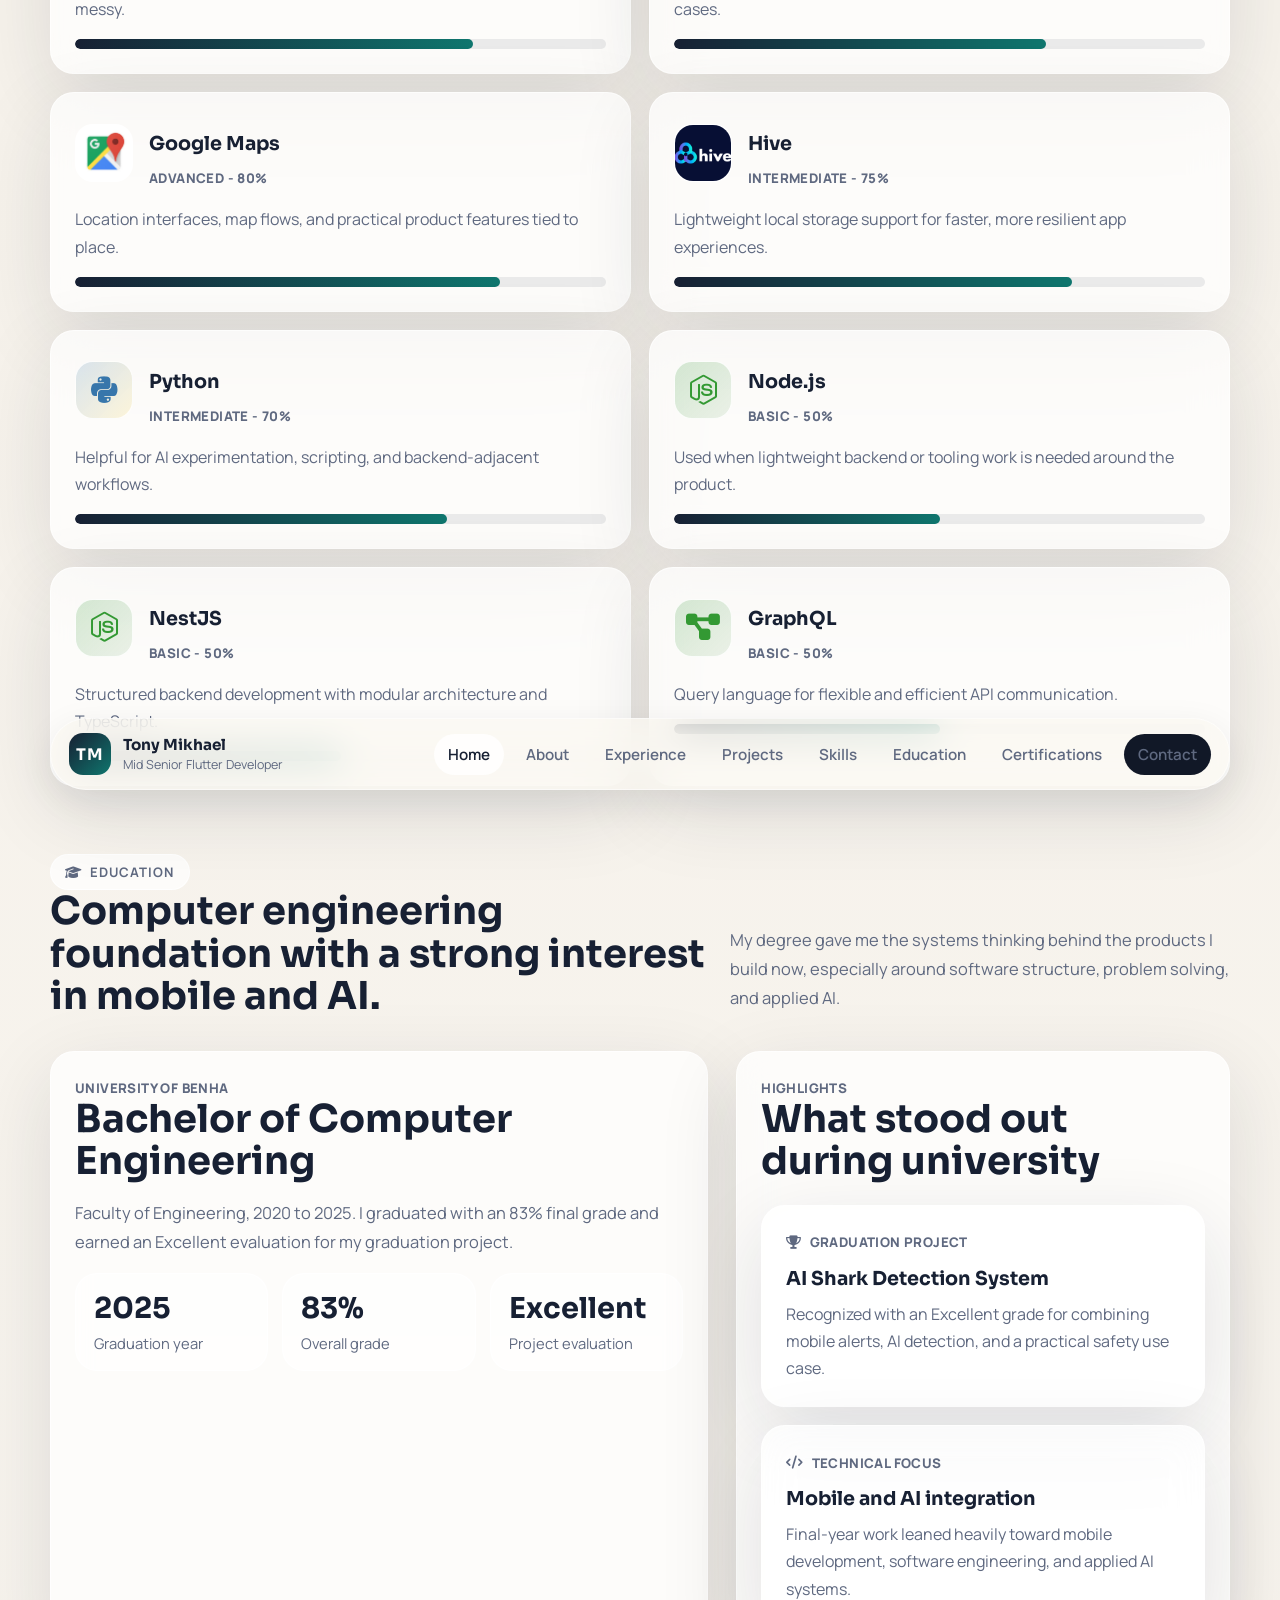
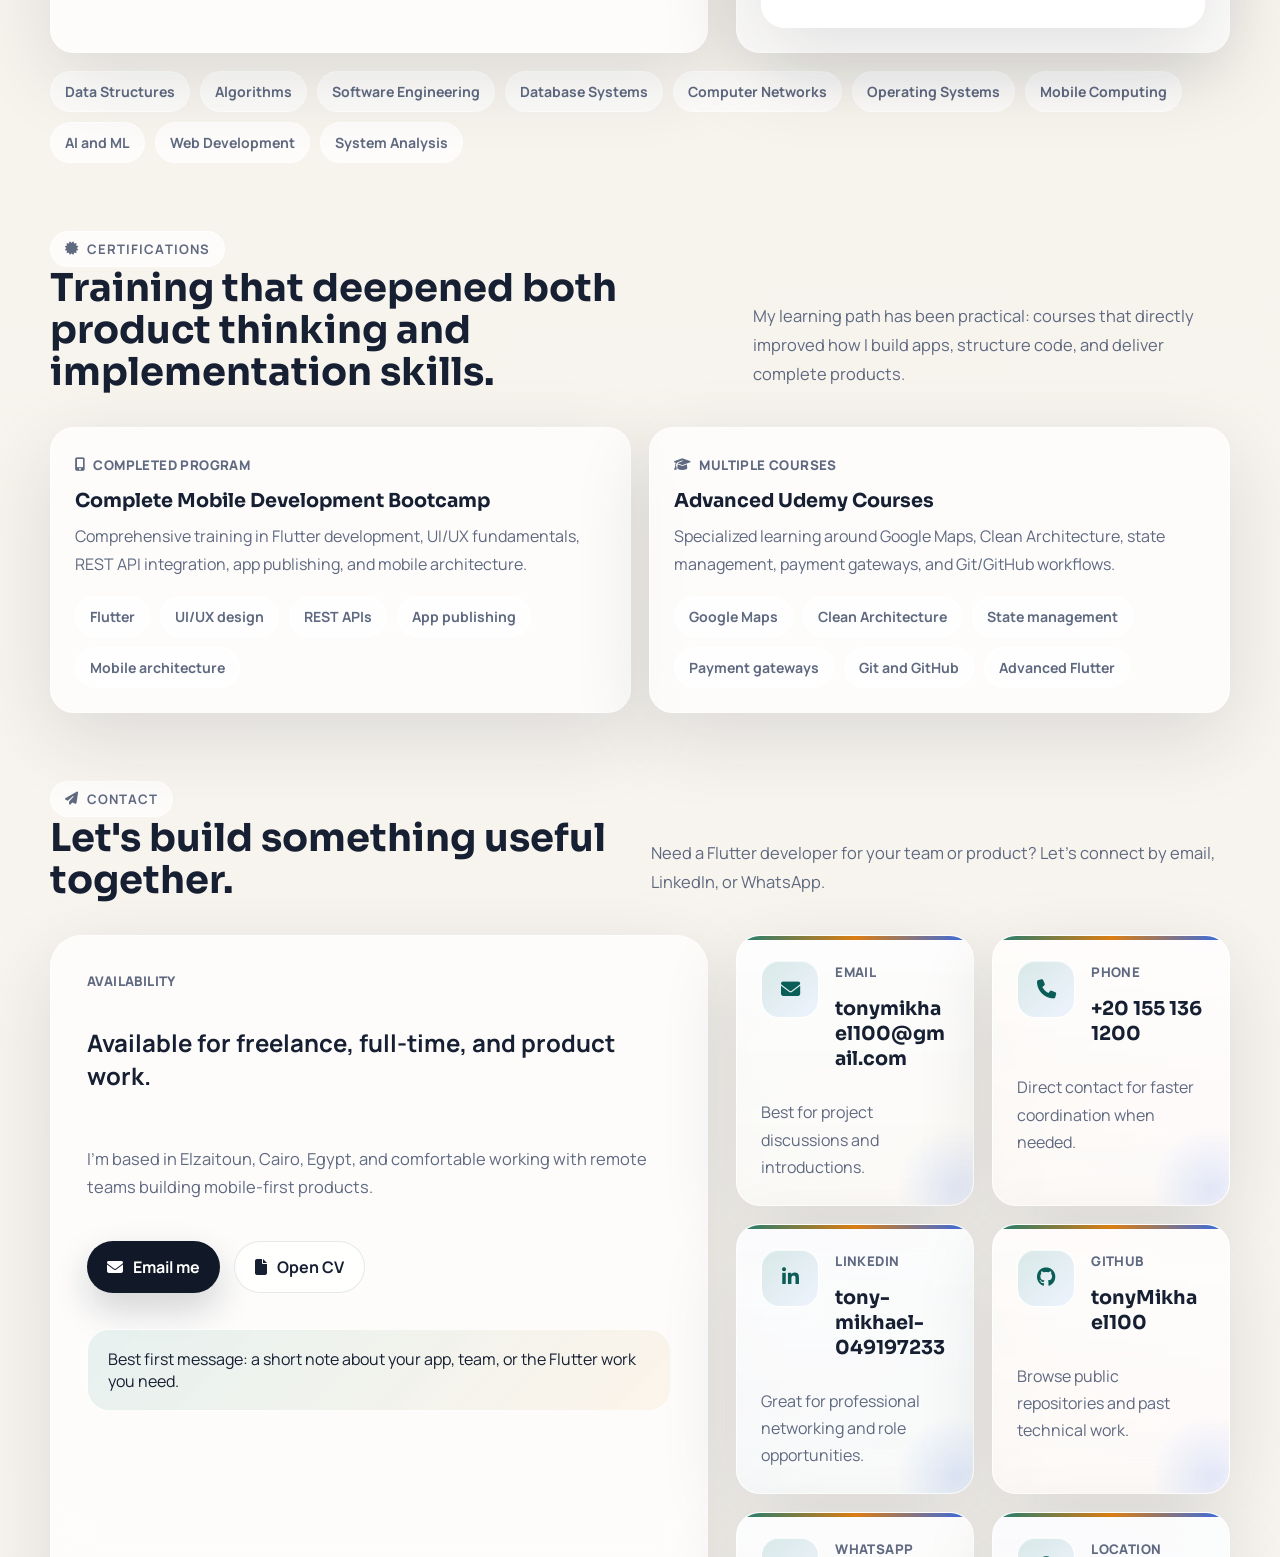
<file: education.html>
<!DOCTYPE html>
<html lang="en">

<head>
  <meta charset="UTF-8">
  <meta http-equiv="refresh" content="0; url=index.html#education">
  <meta name="viewport" content="width=device-width, initial-scale=1.0">
  <title>Redirecting to Education</title>
  <link rel="canonical" href="index.html#education">
</head>

<body>
  <p>Redirecting to <a href="index.html#education">Education</a>...</p>
</body>

</html>
</file>
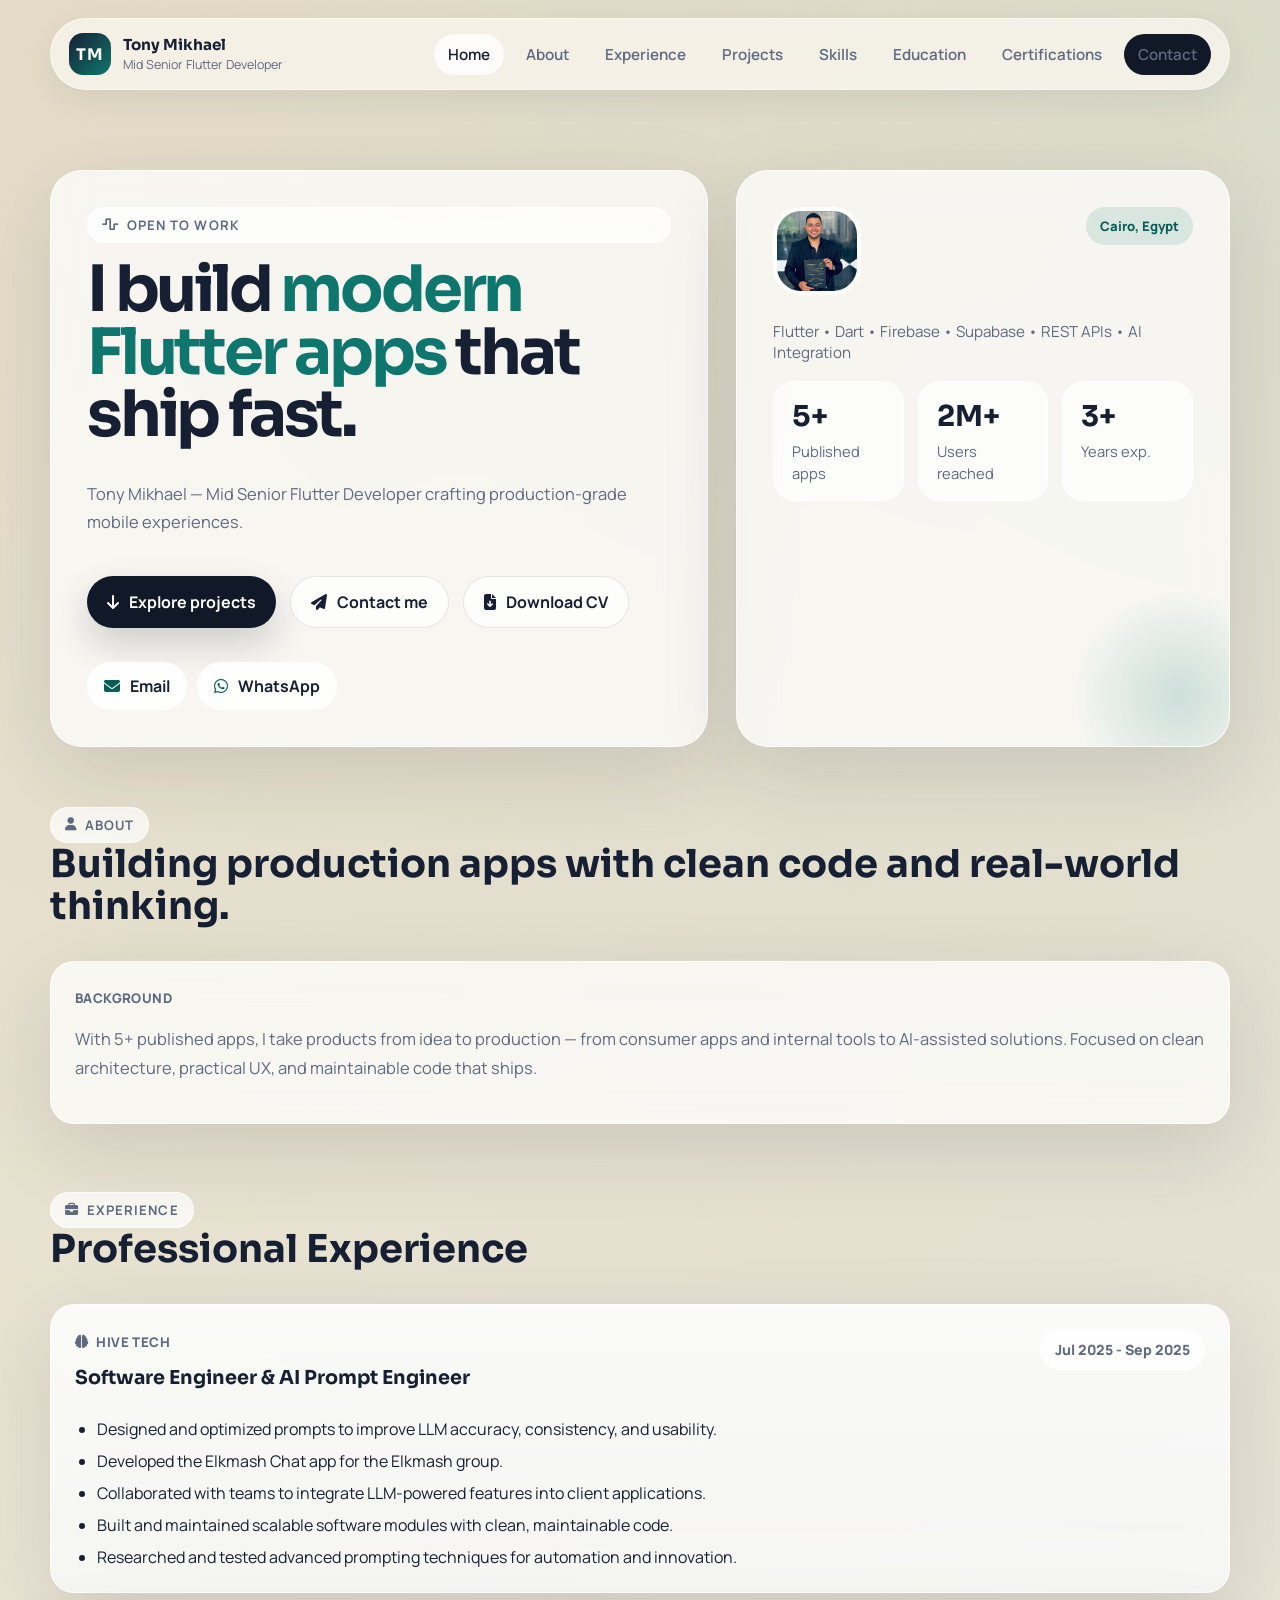
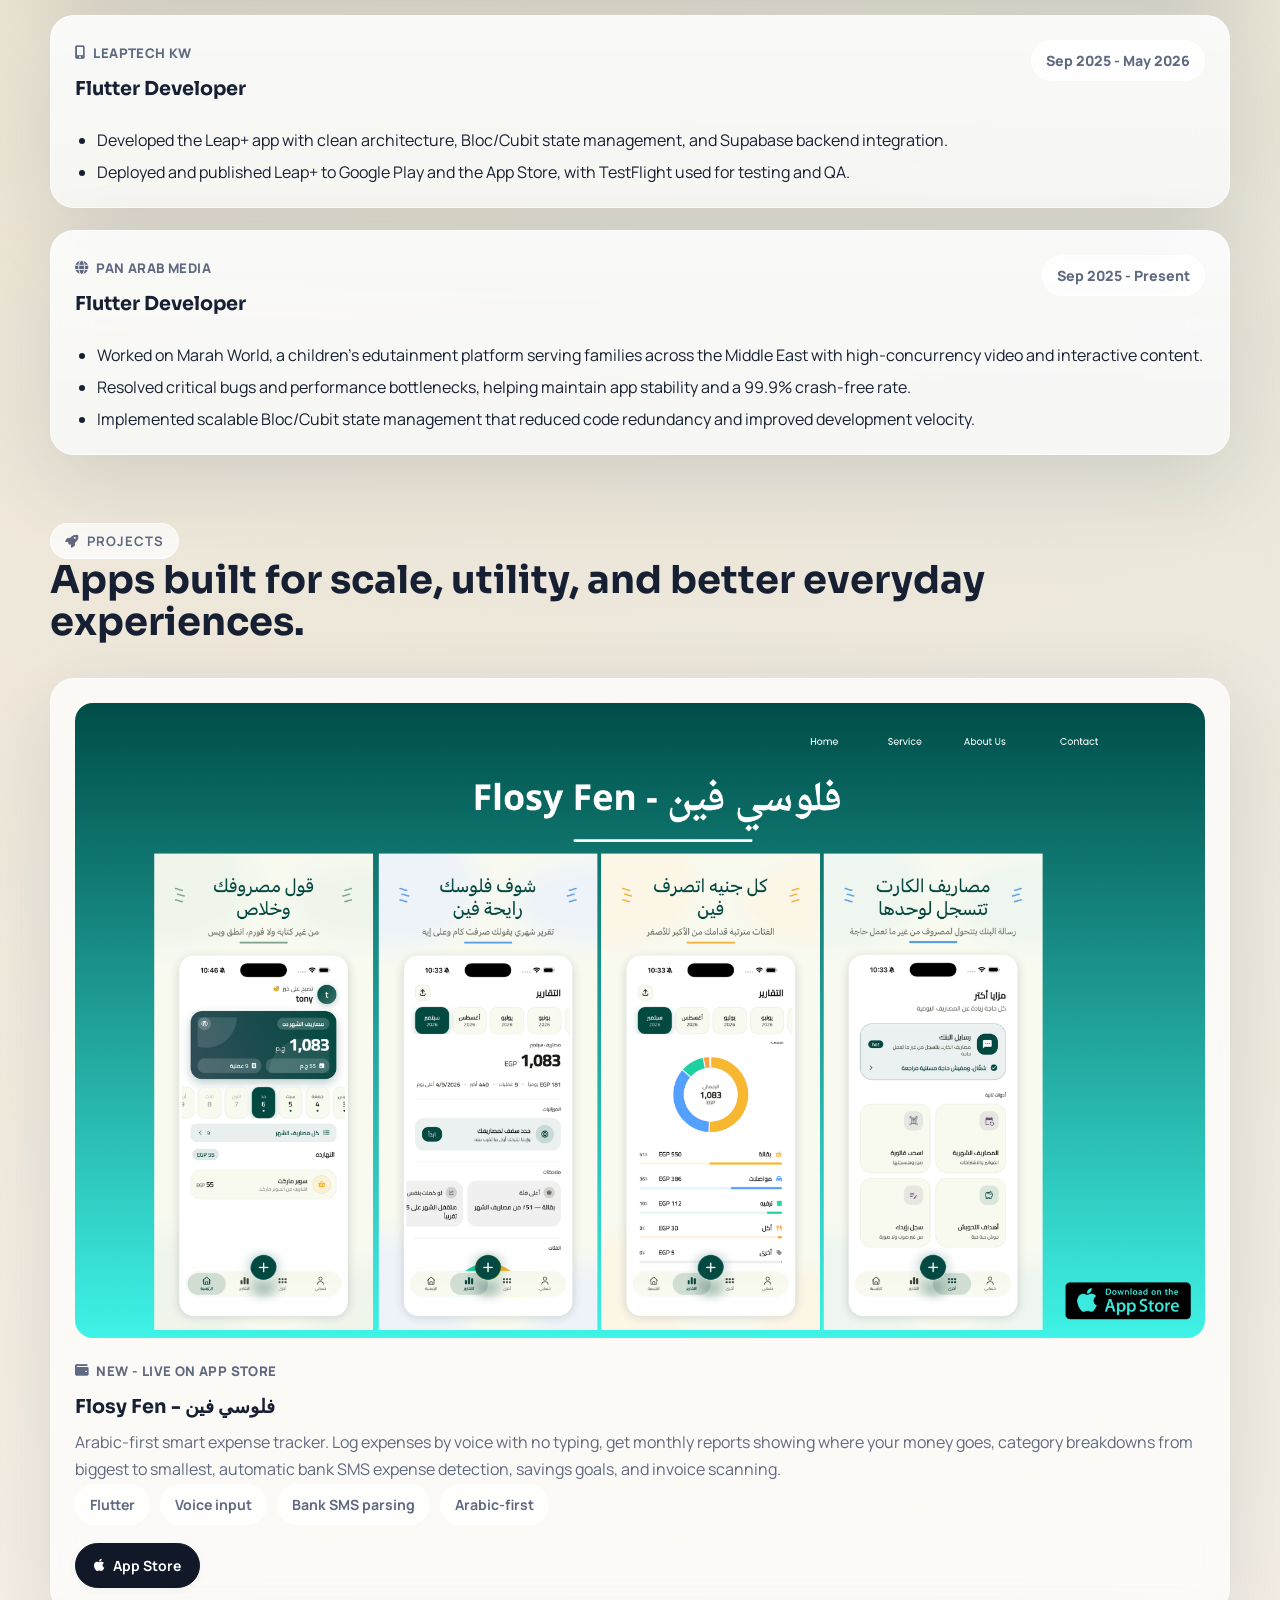
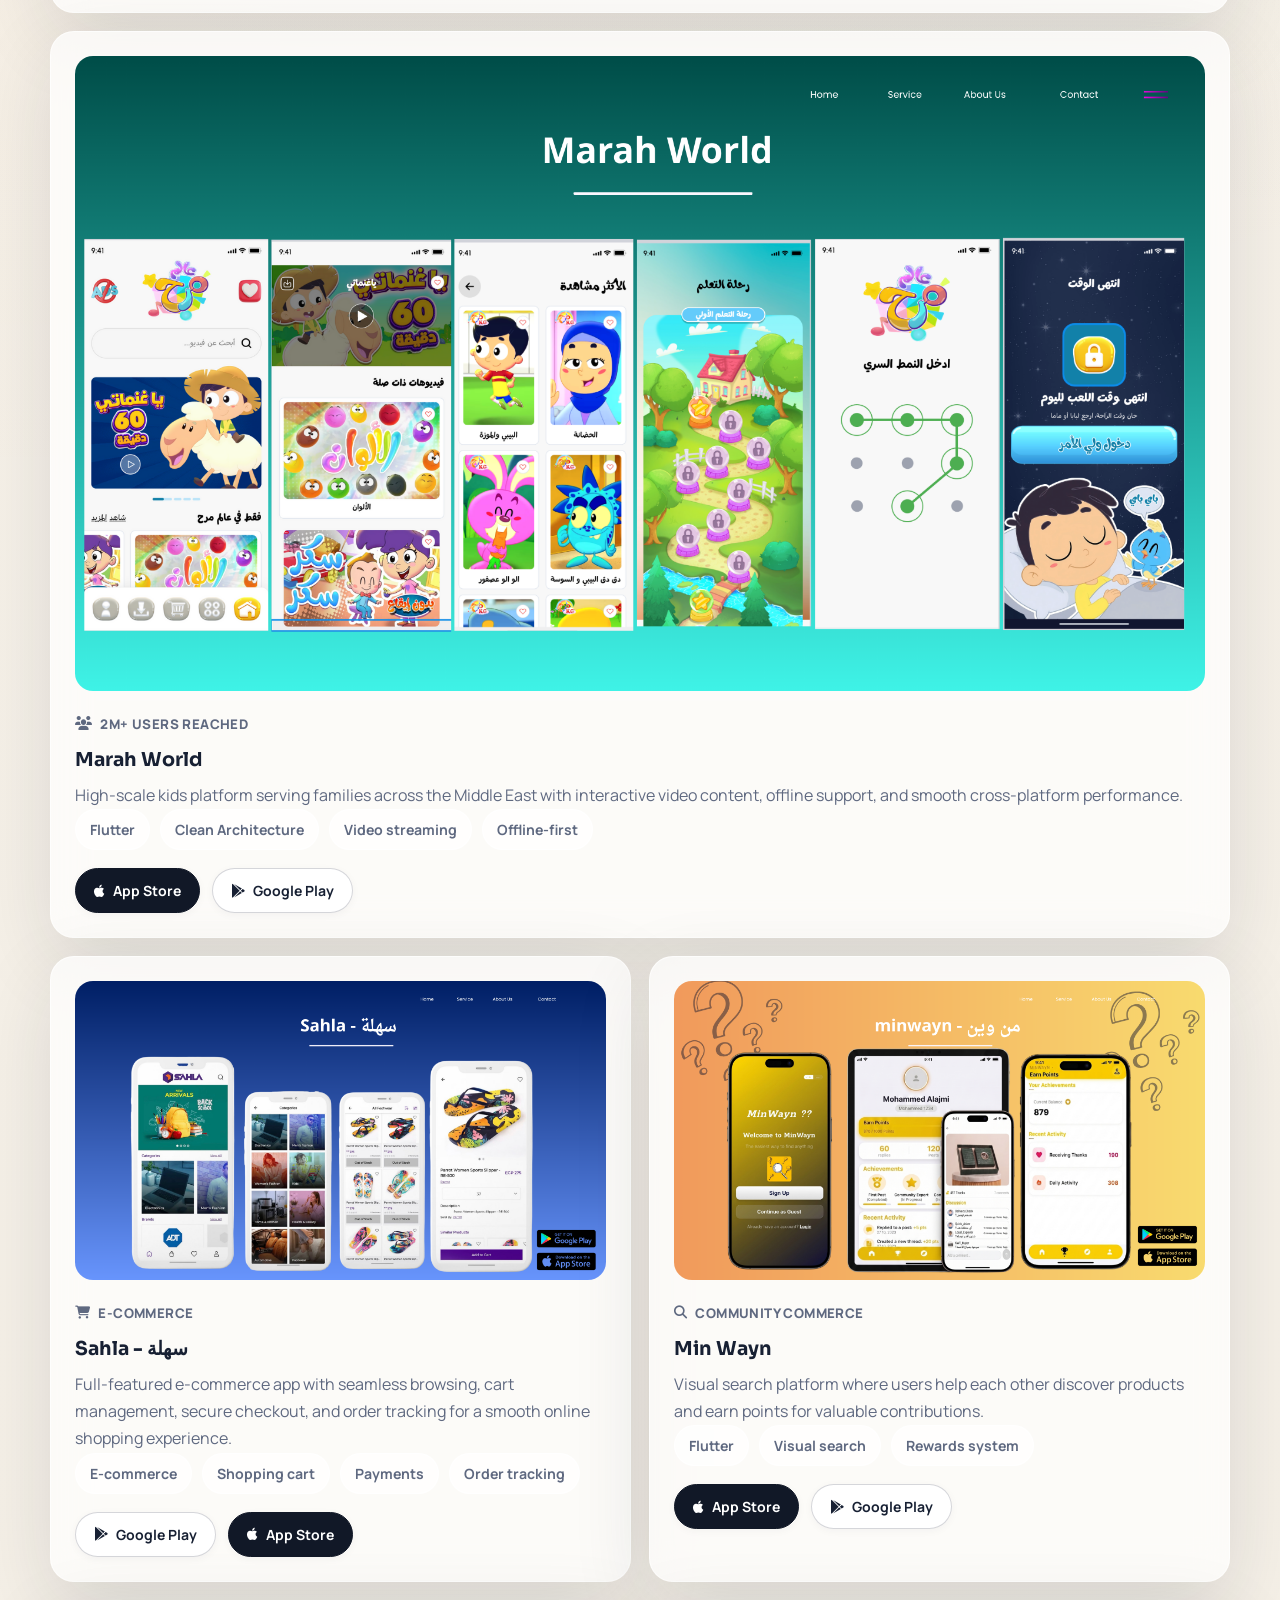
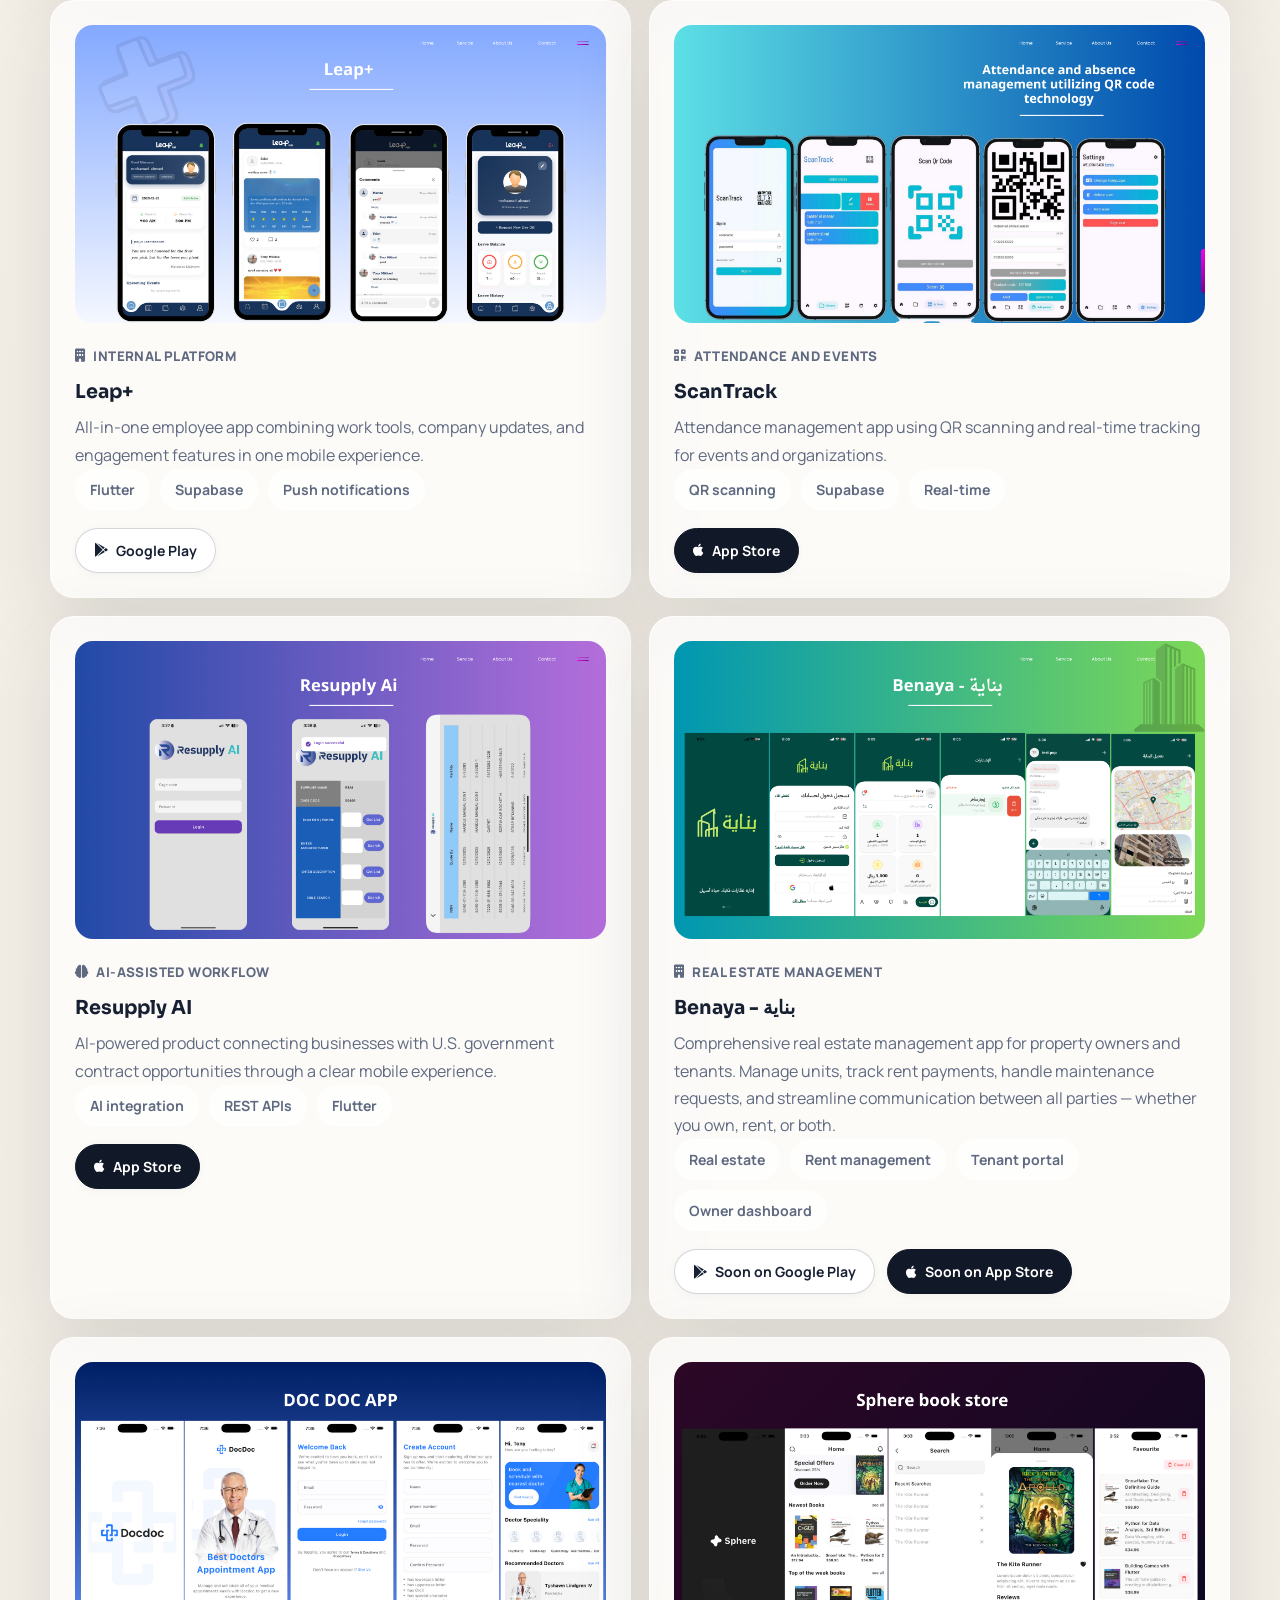
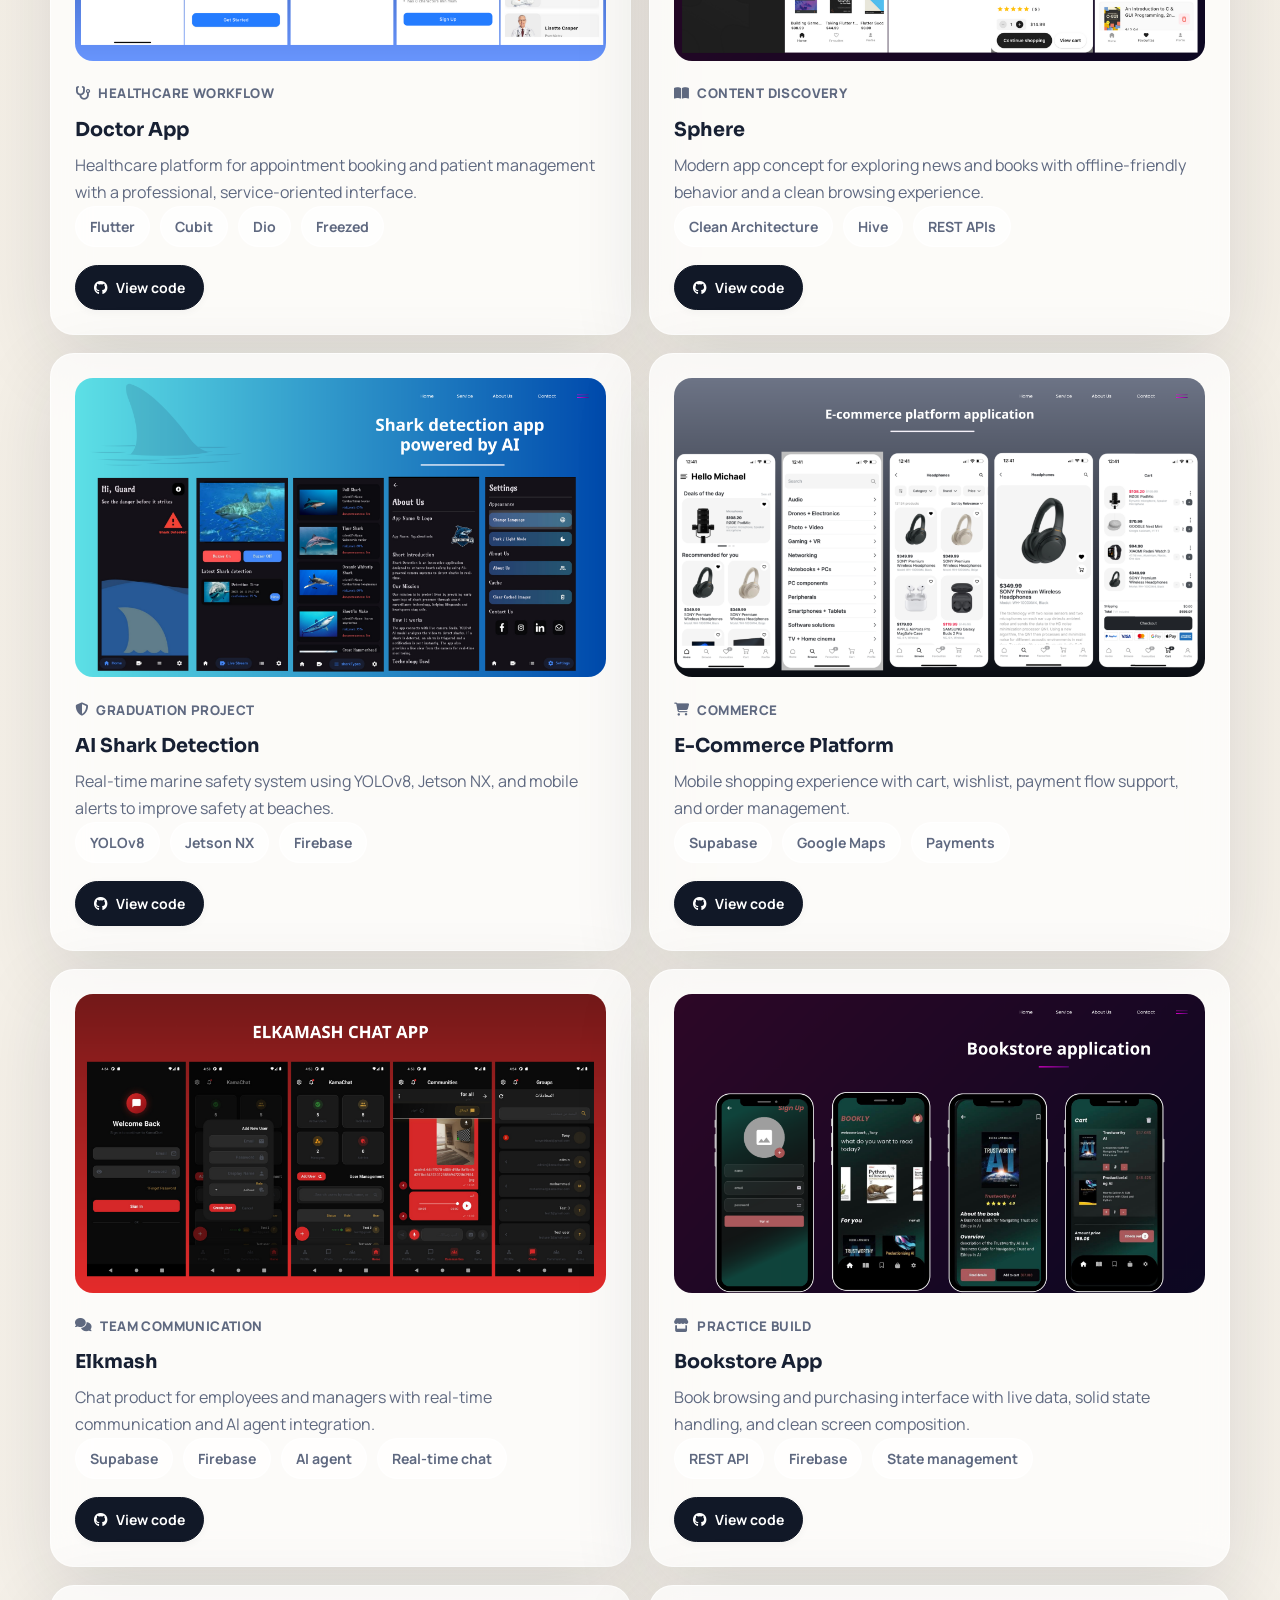
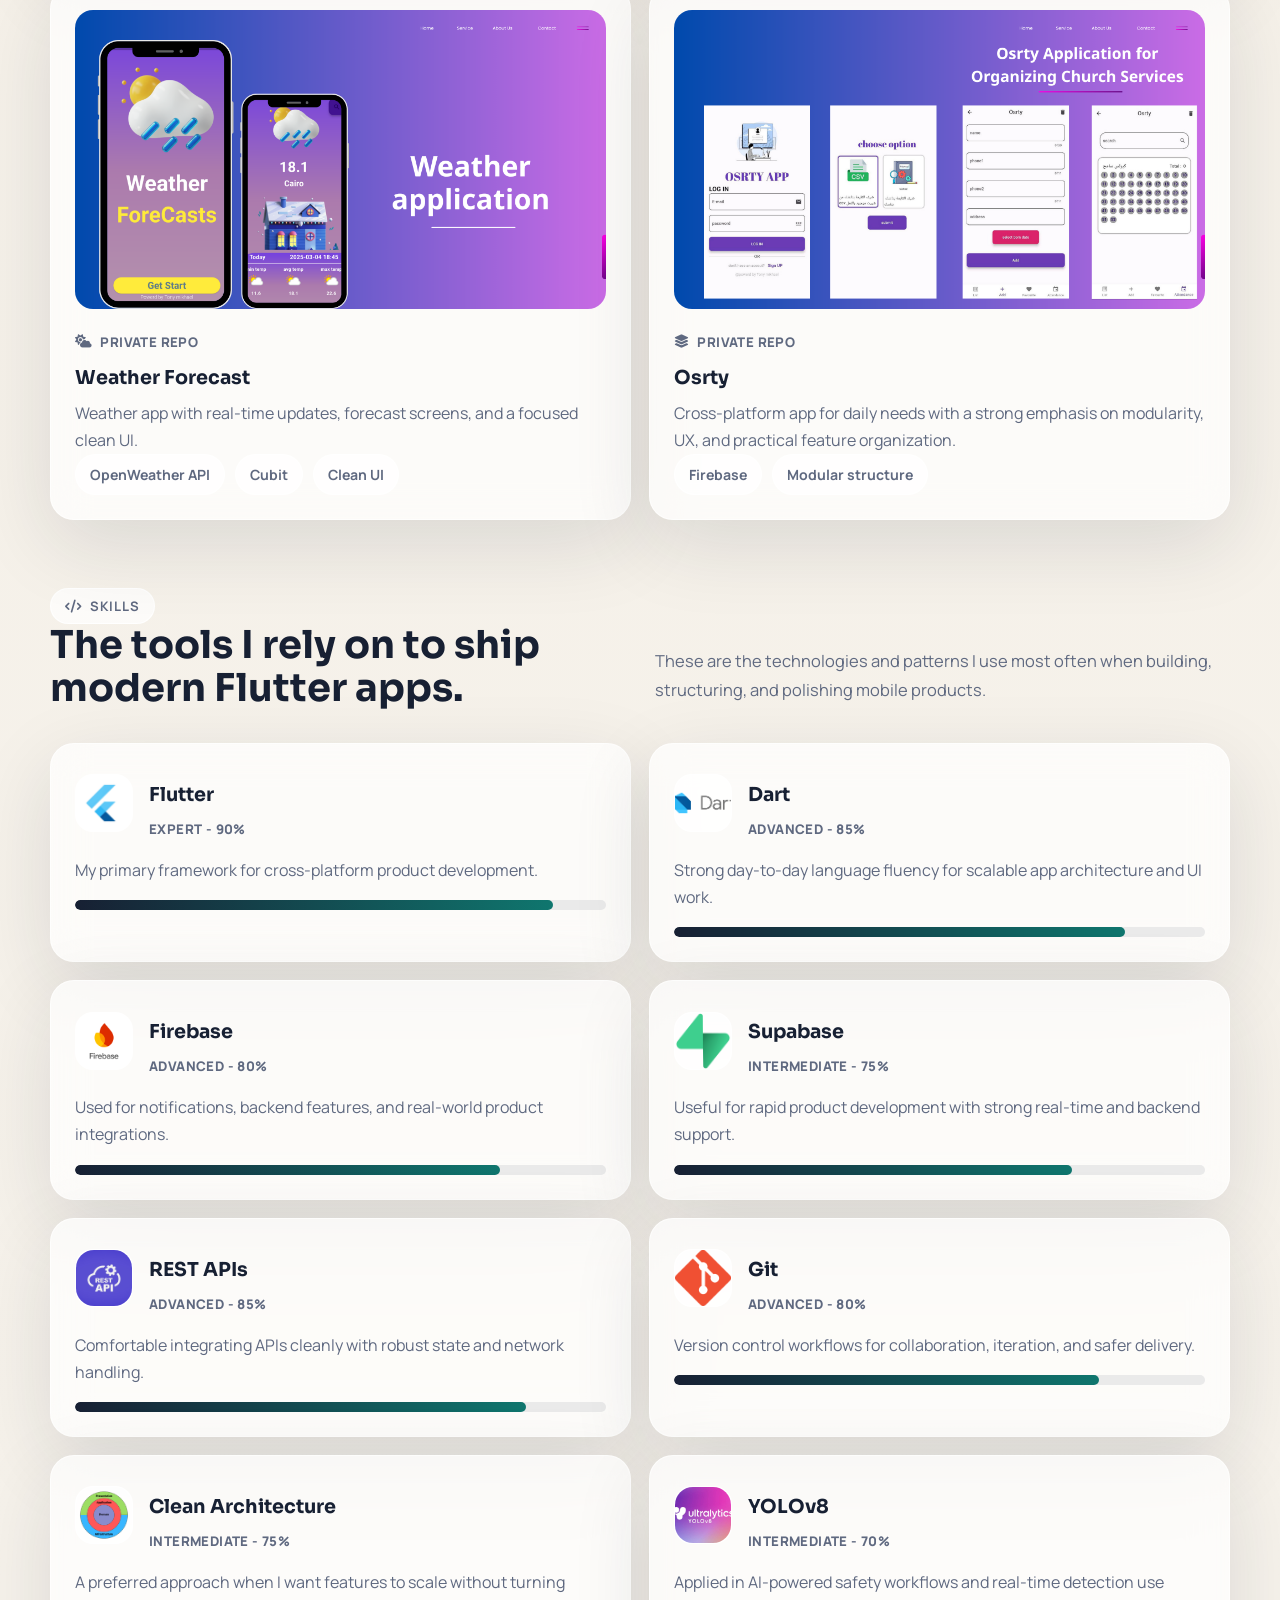
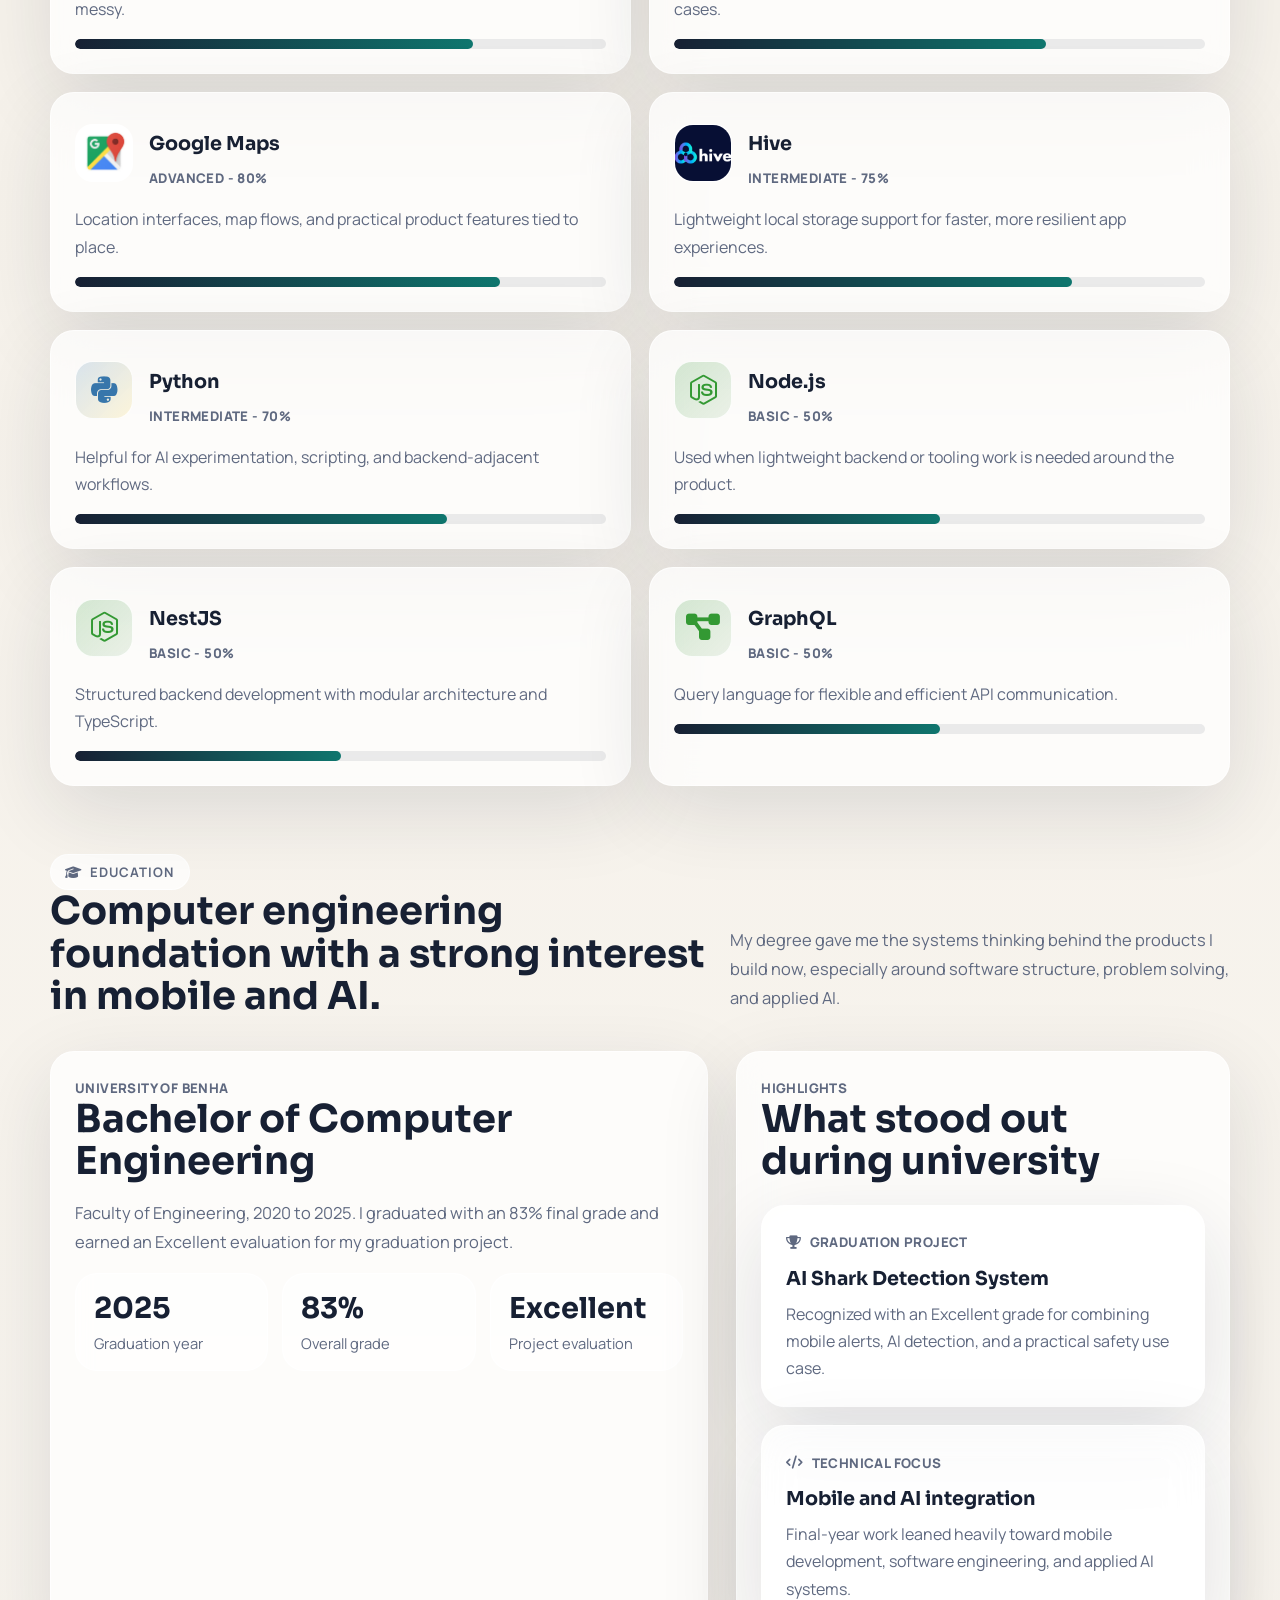
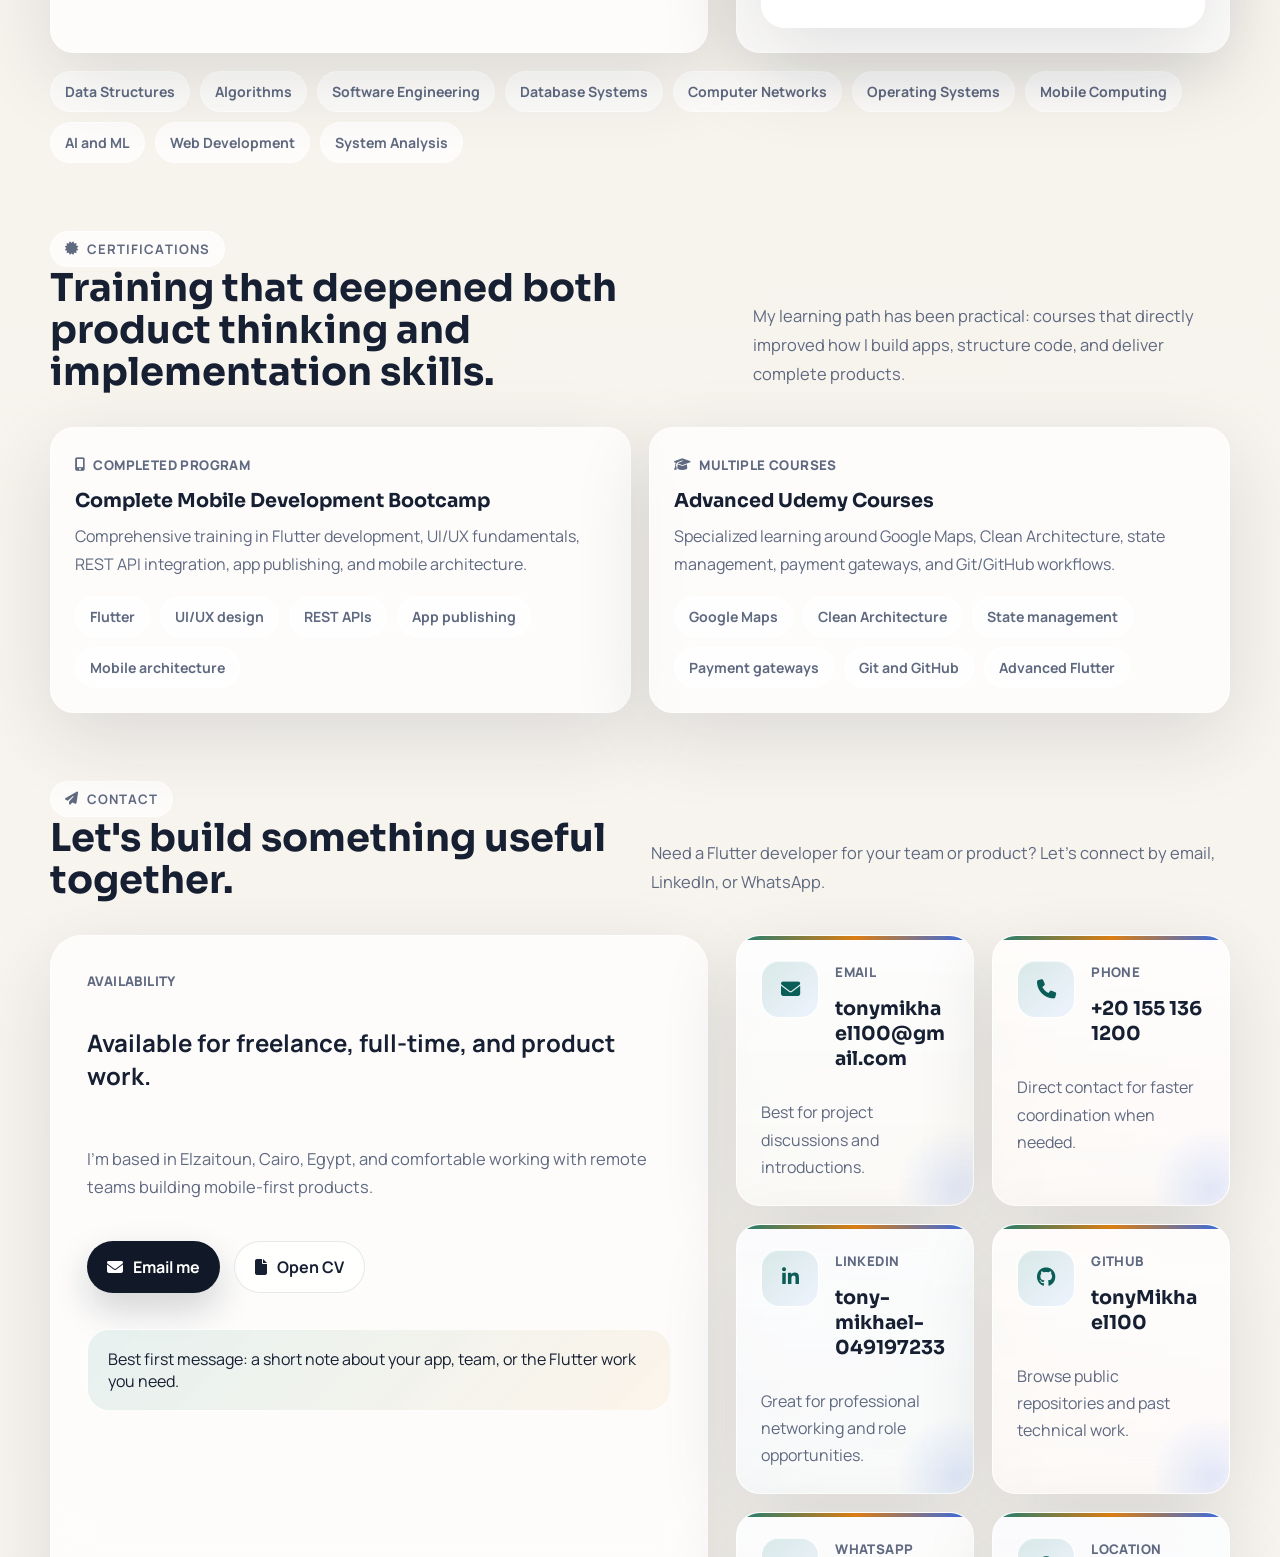
<file: projects.html>
<!DOCTYPE html>
<html lang="en">

<head>
  <meta charset="UTF-8">
  <meta http-equiv="refresh" content="0; url=index.html#projects">
  <meta name="viewport" content="width=device-width, initial-scale=1.0">
  <title>Redirecting to Projects</title>
  <link rel="canonical" href="index.html#projects">
</head>

<body>
  <p>Redirecting to <a href="index.html#projects">Projects</a>...</p>
</body>

</html>
</file>
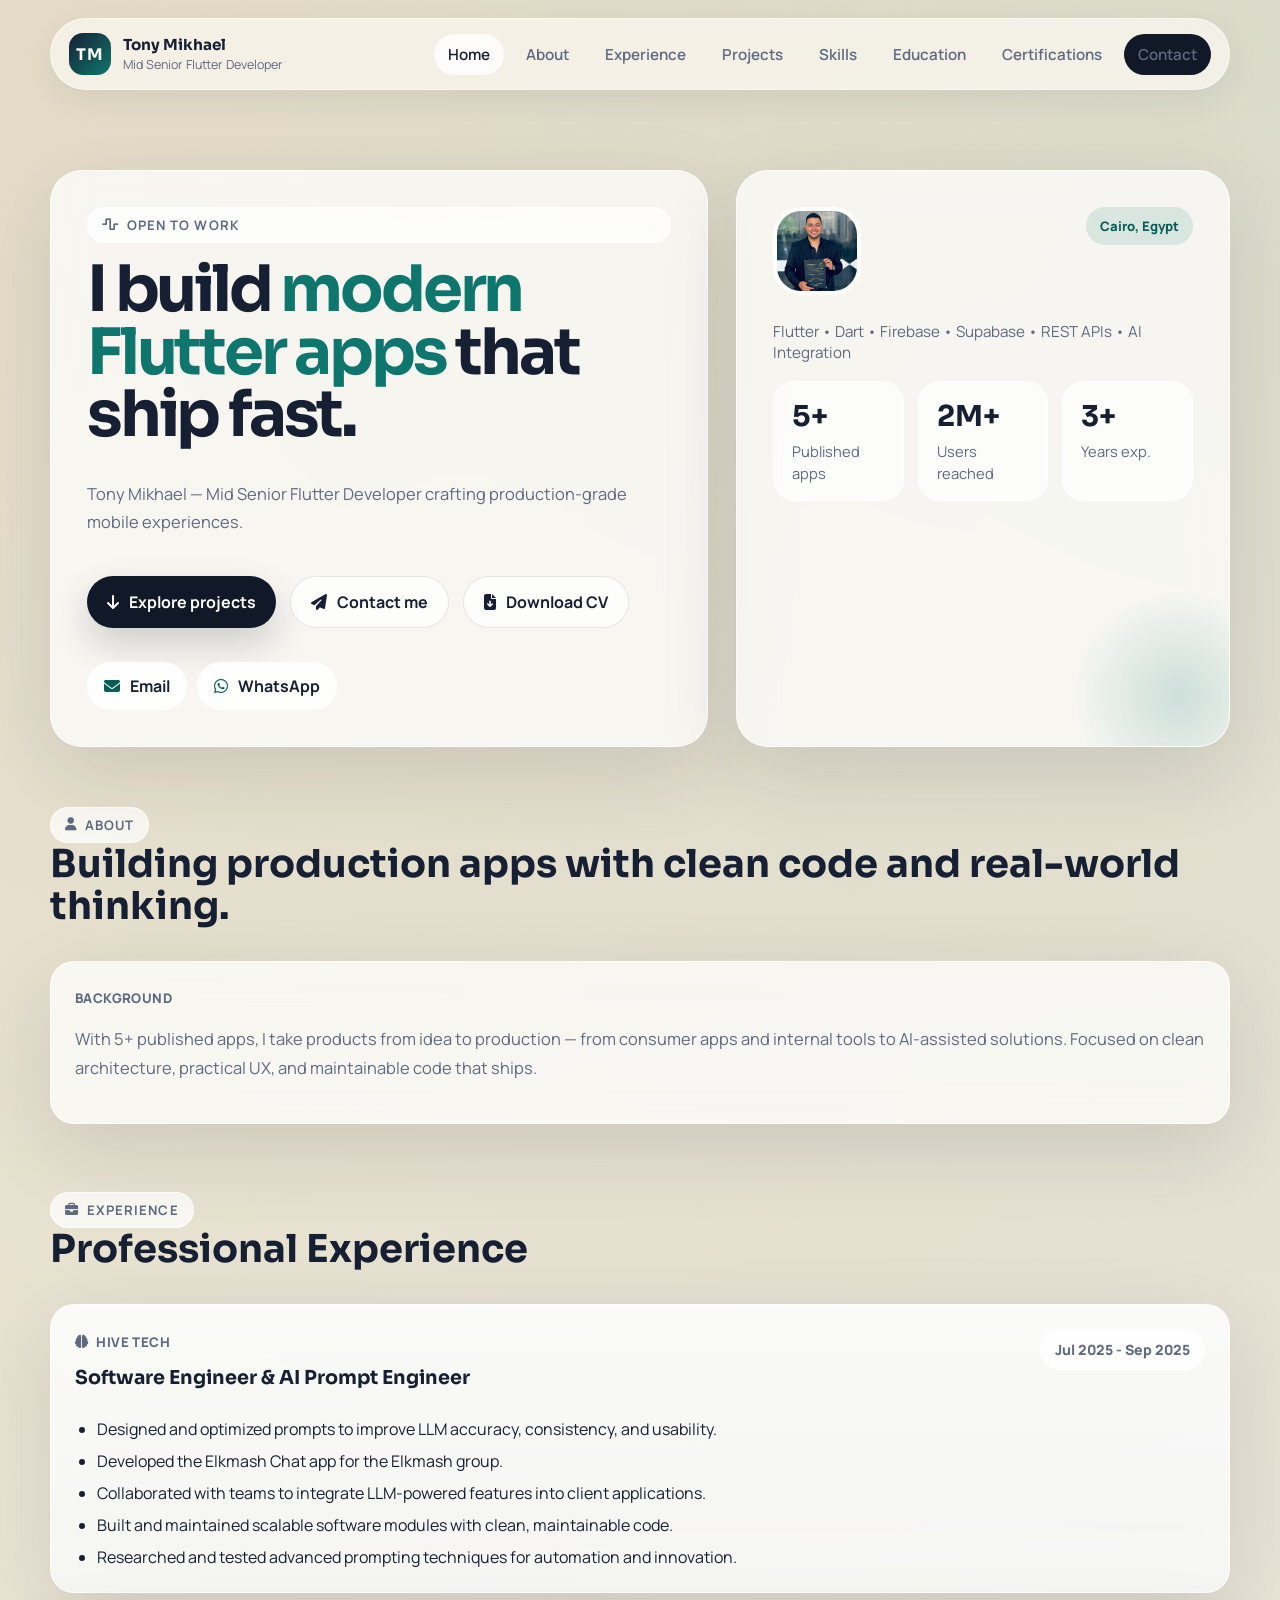
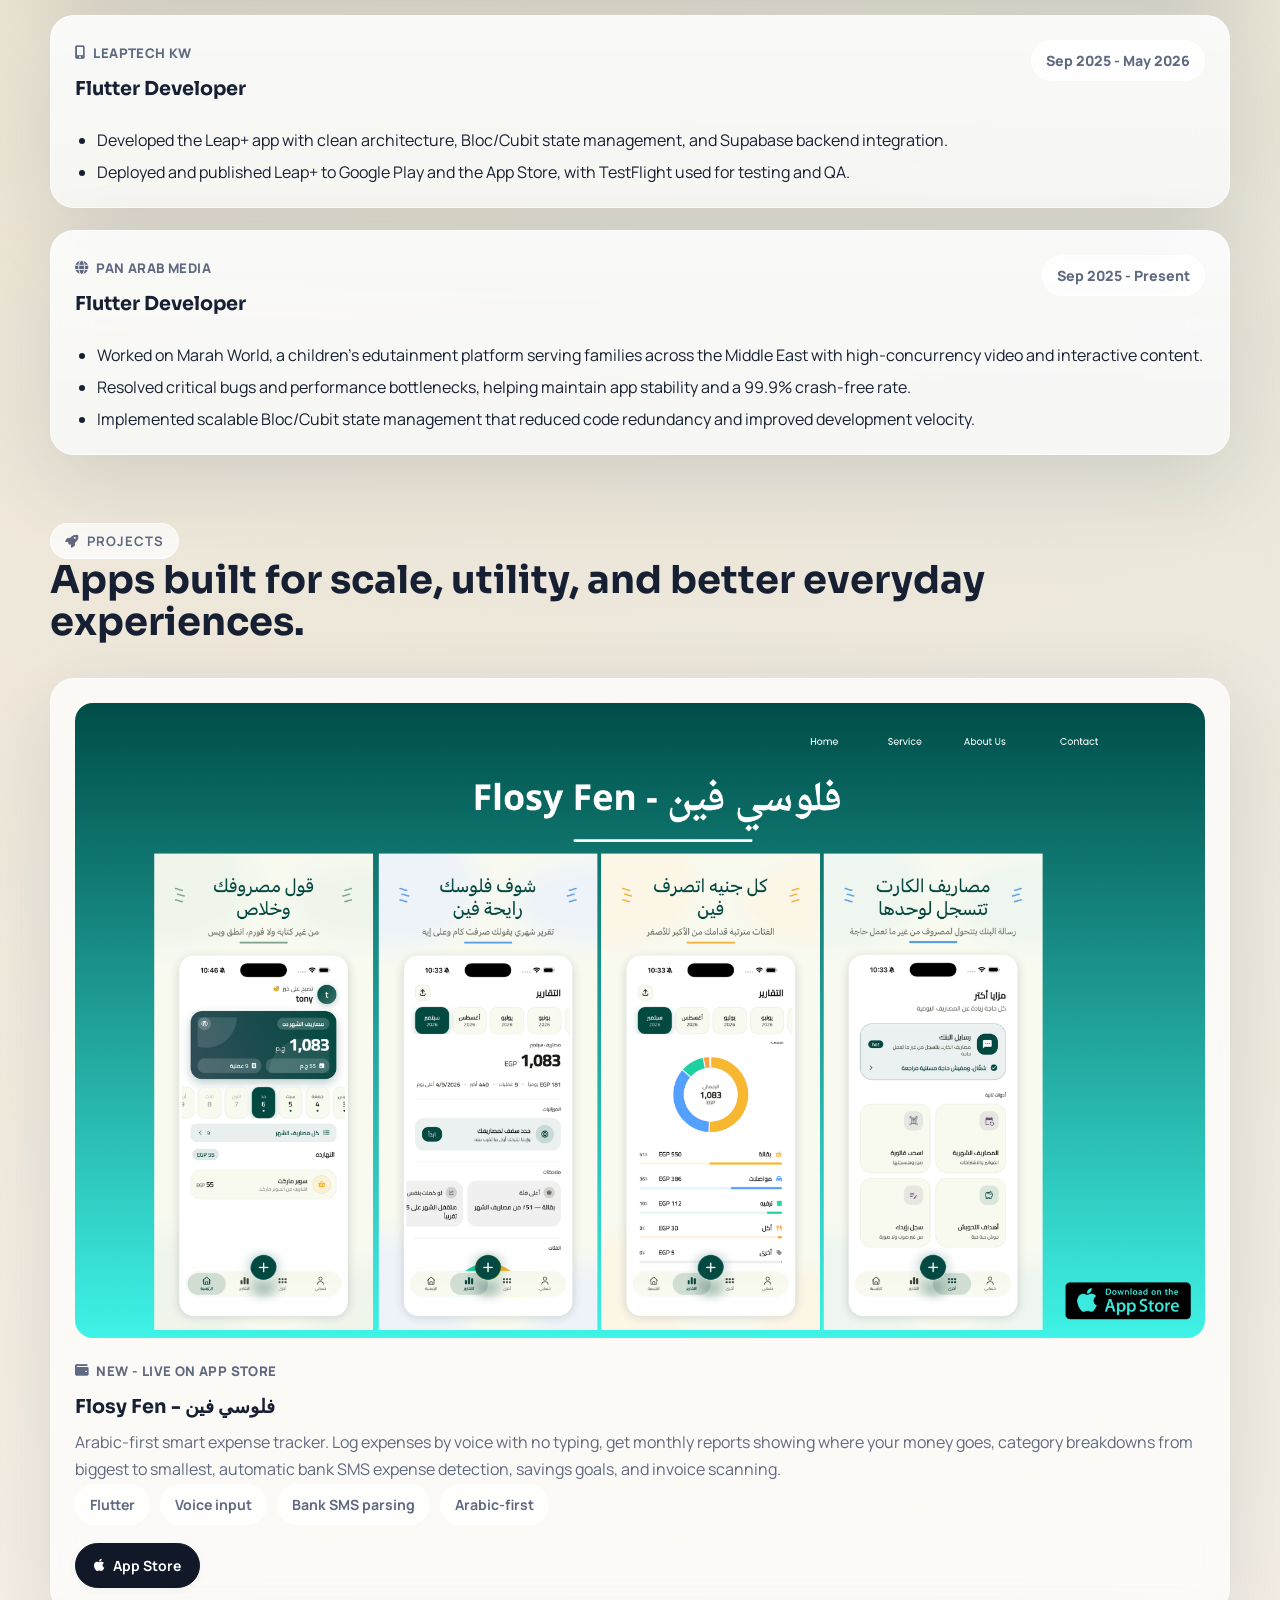
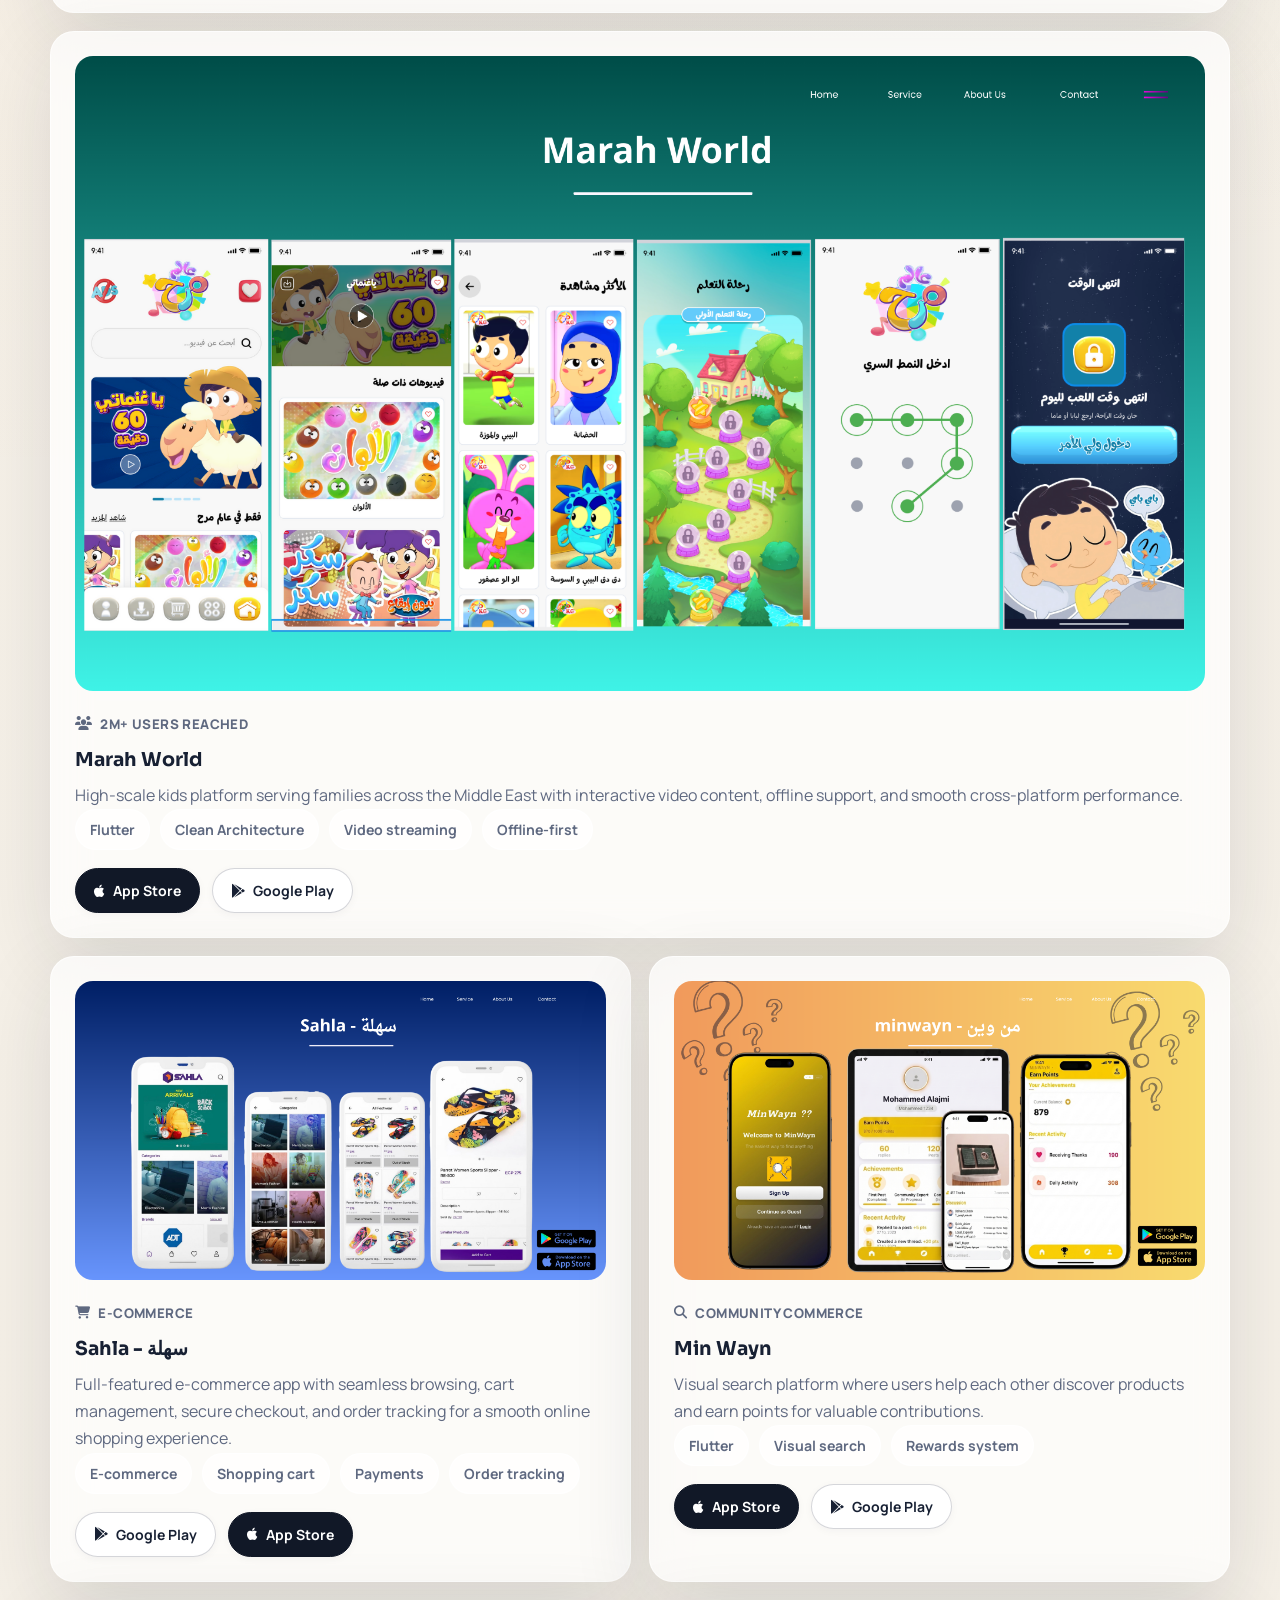
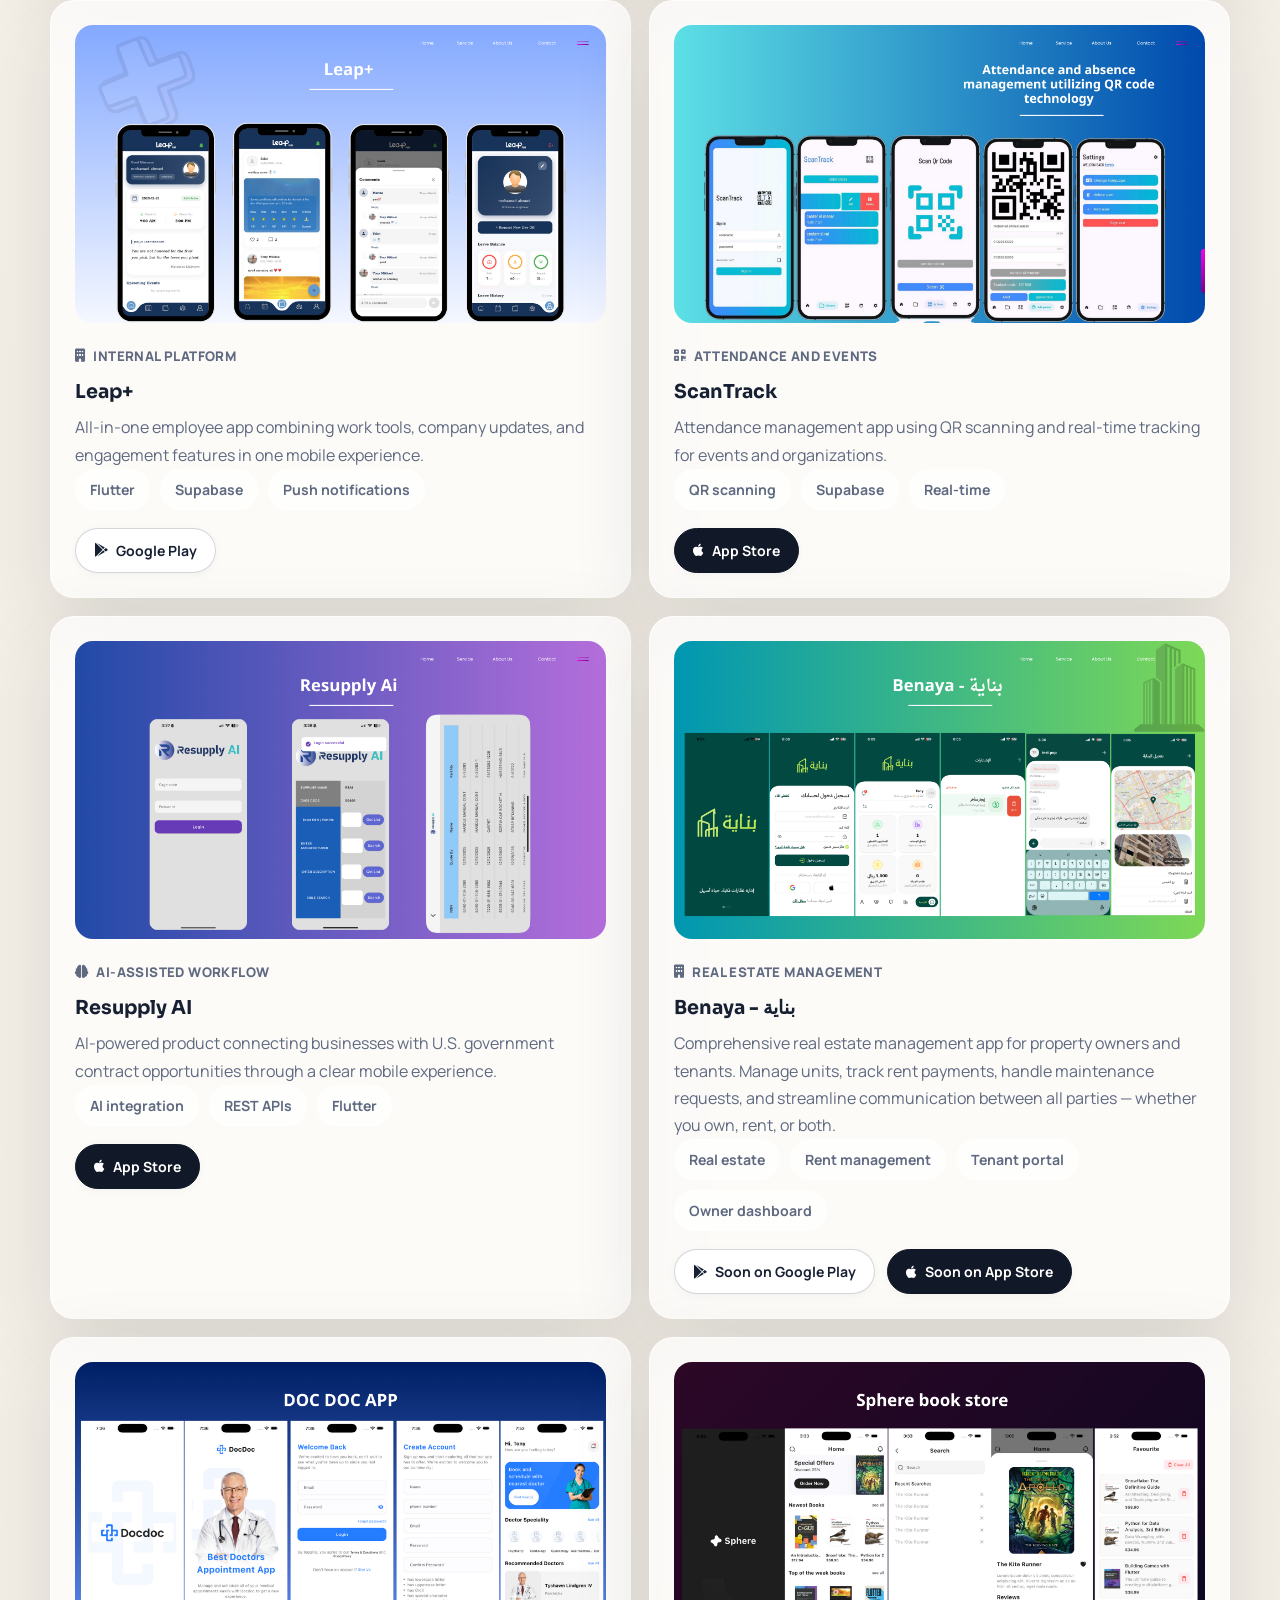
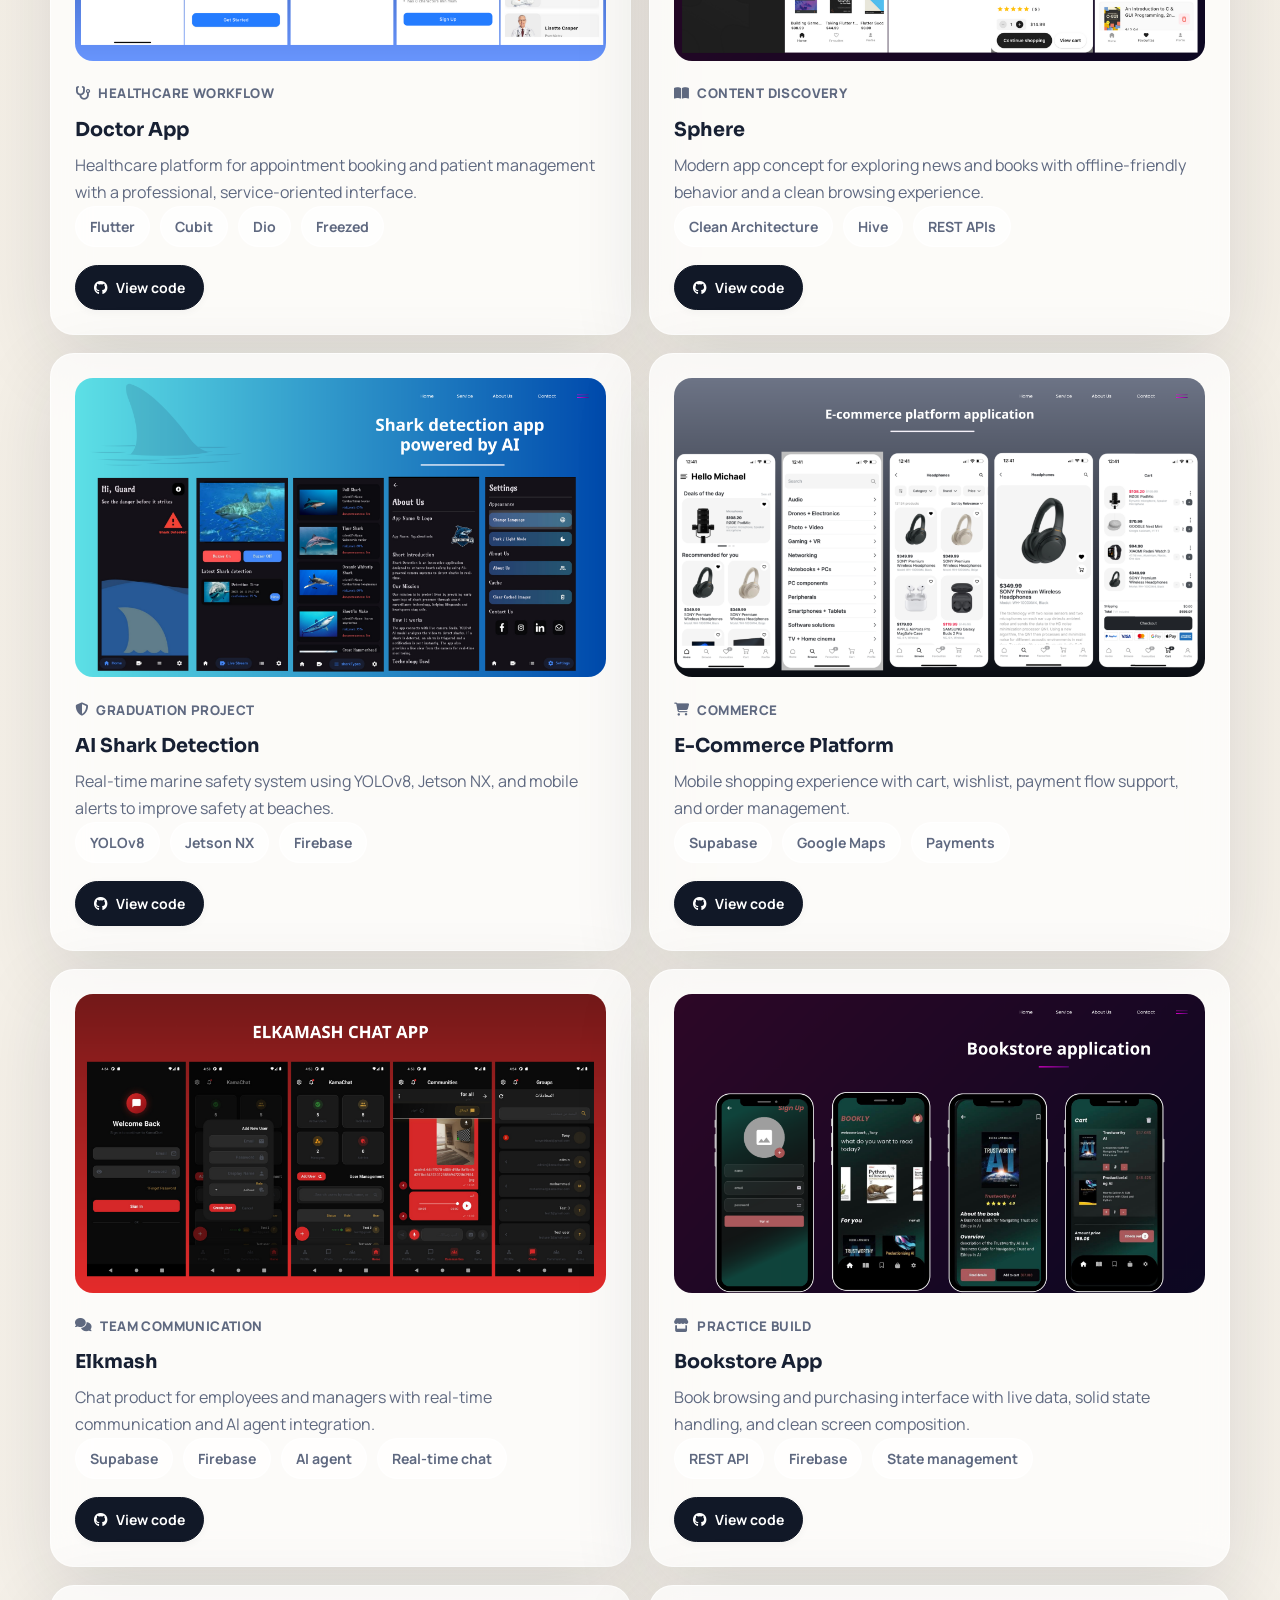
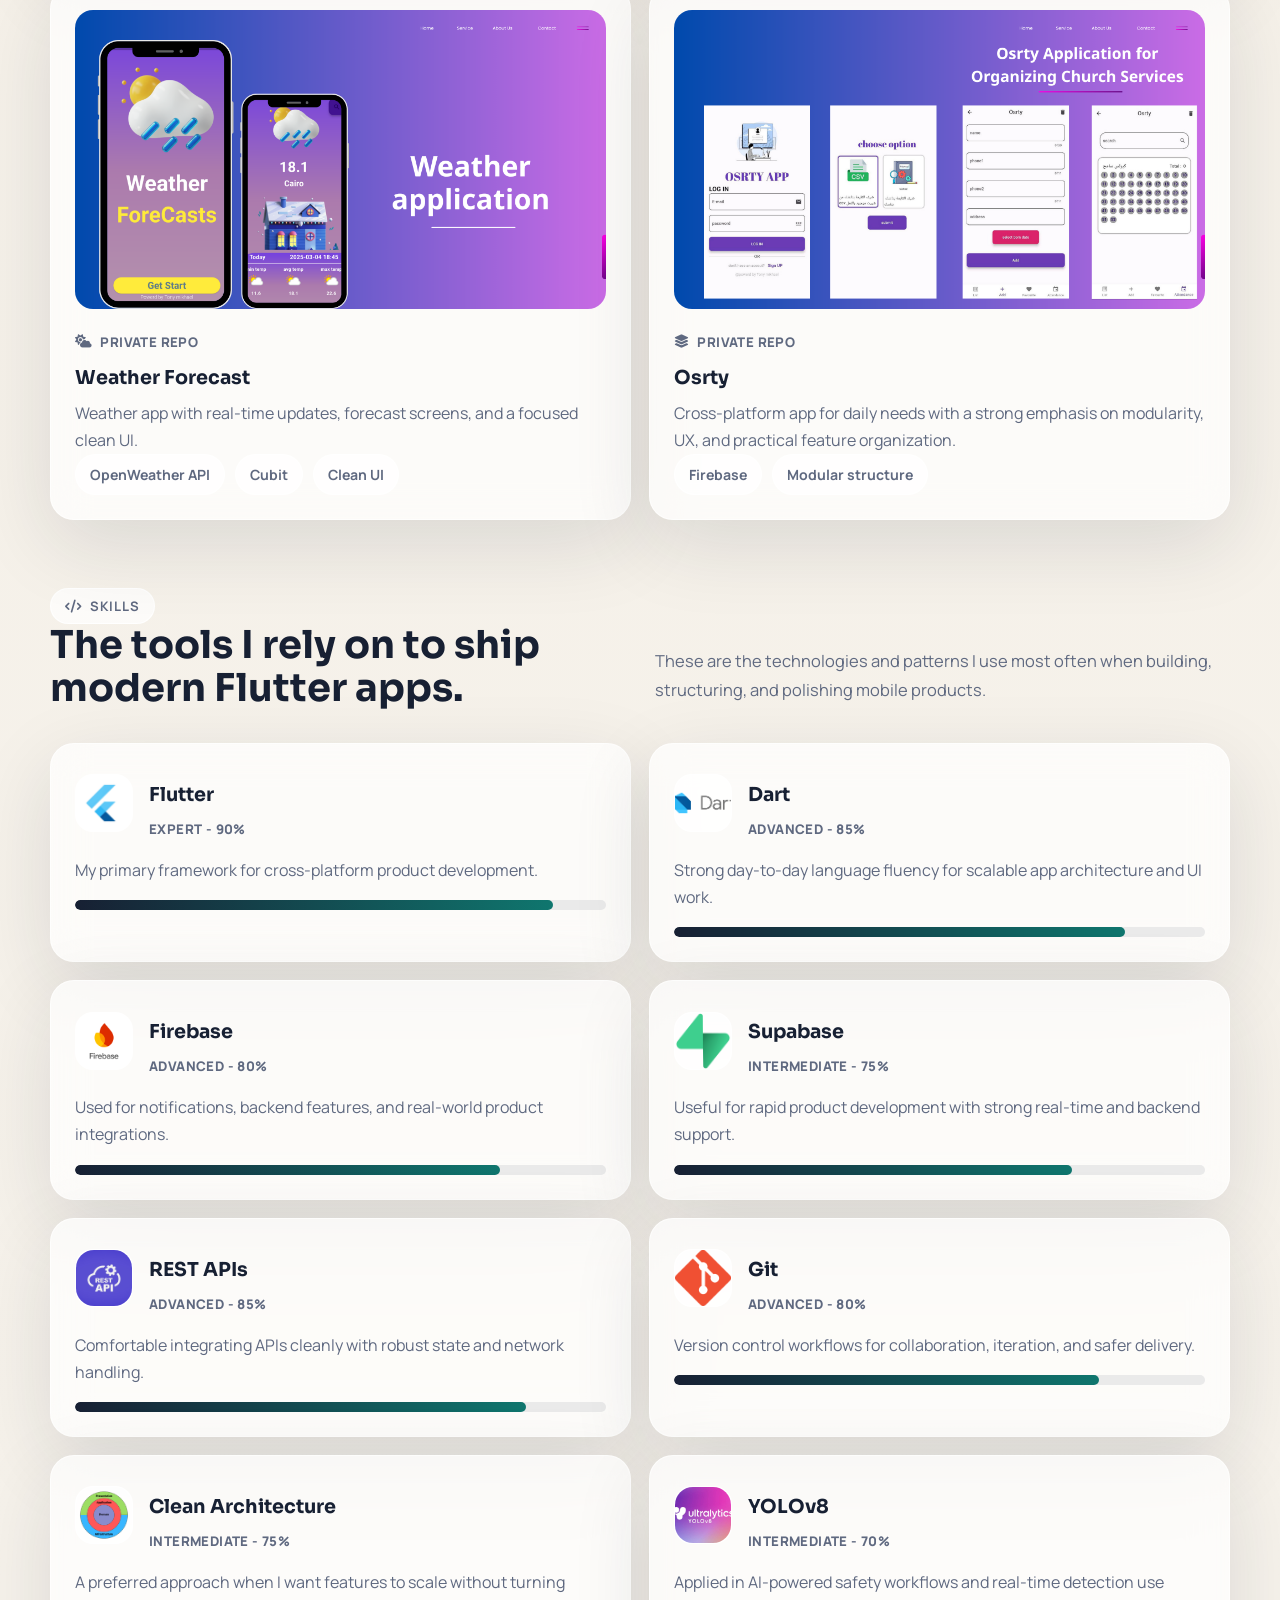
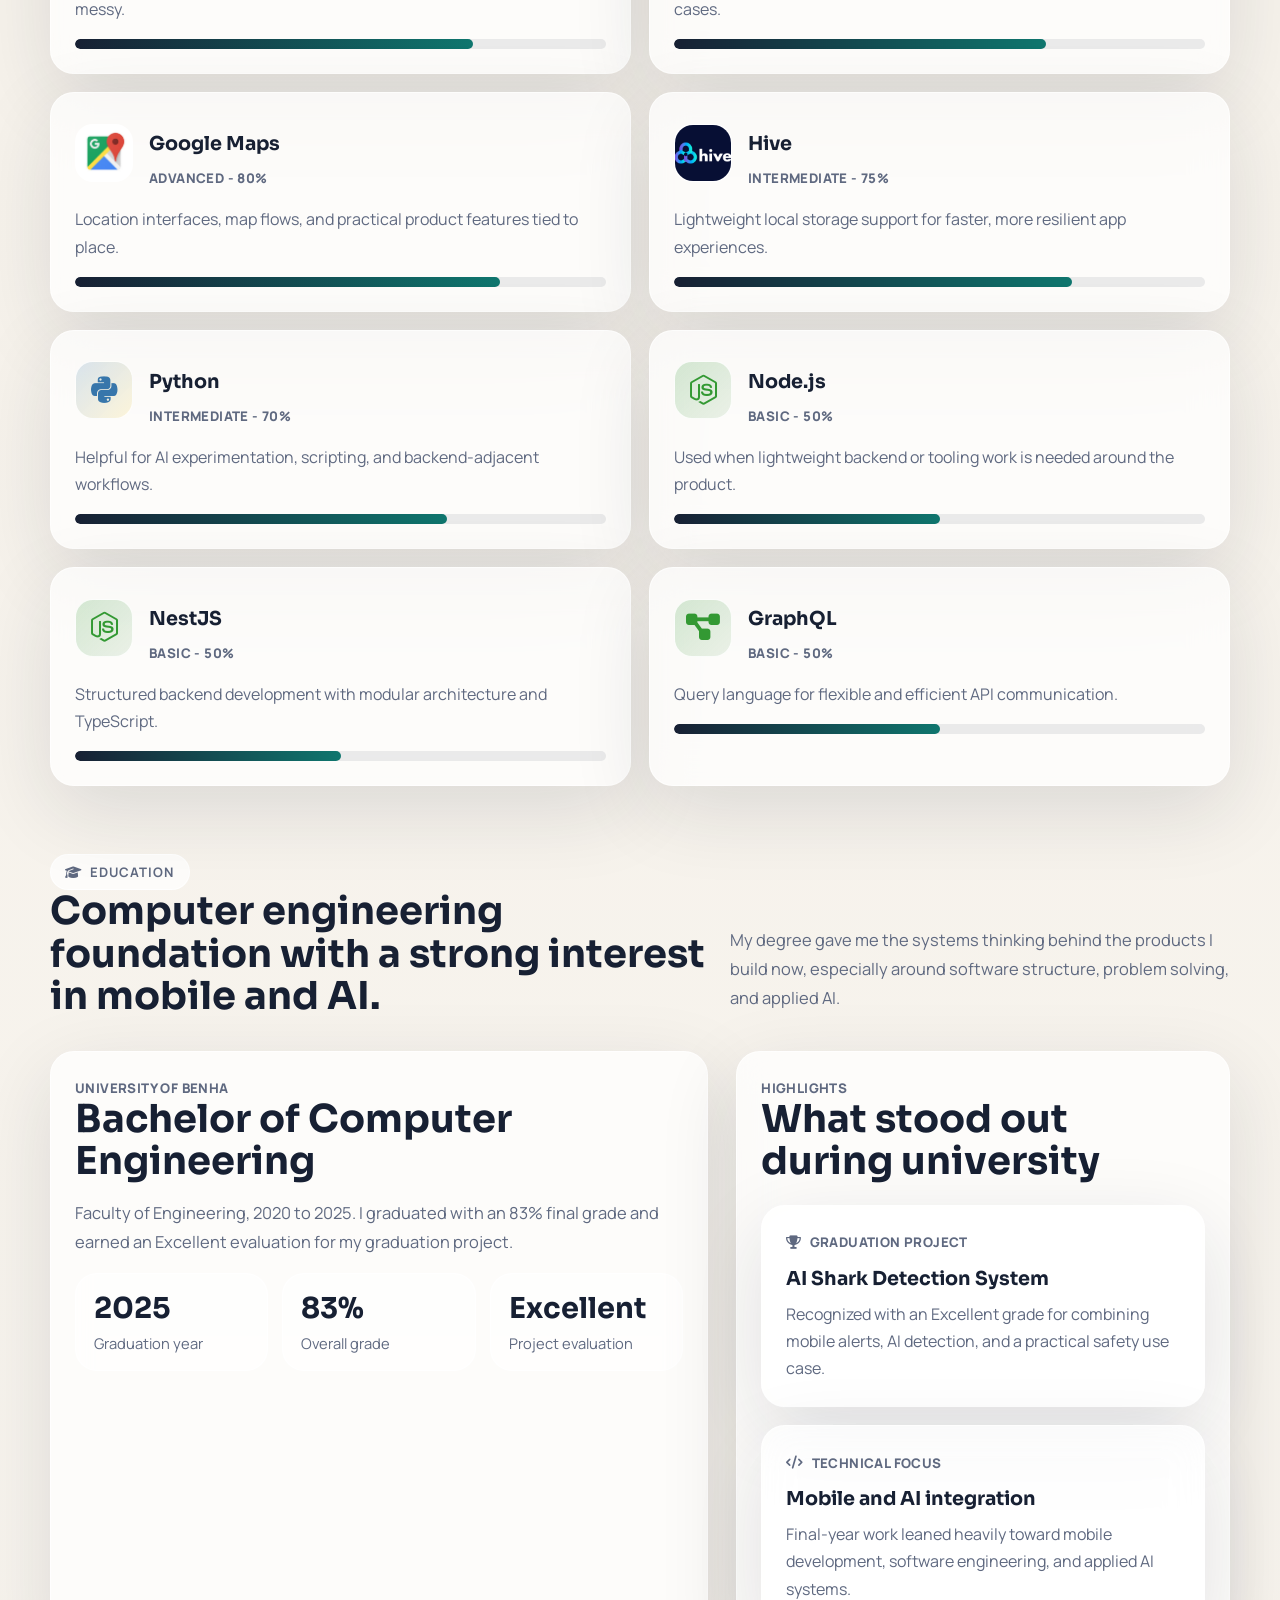
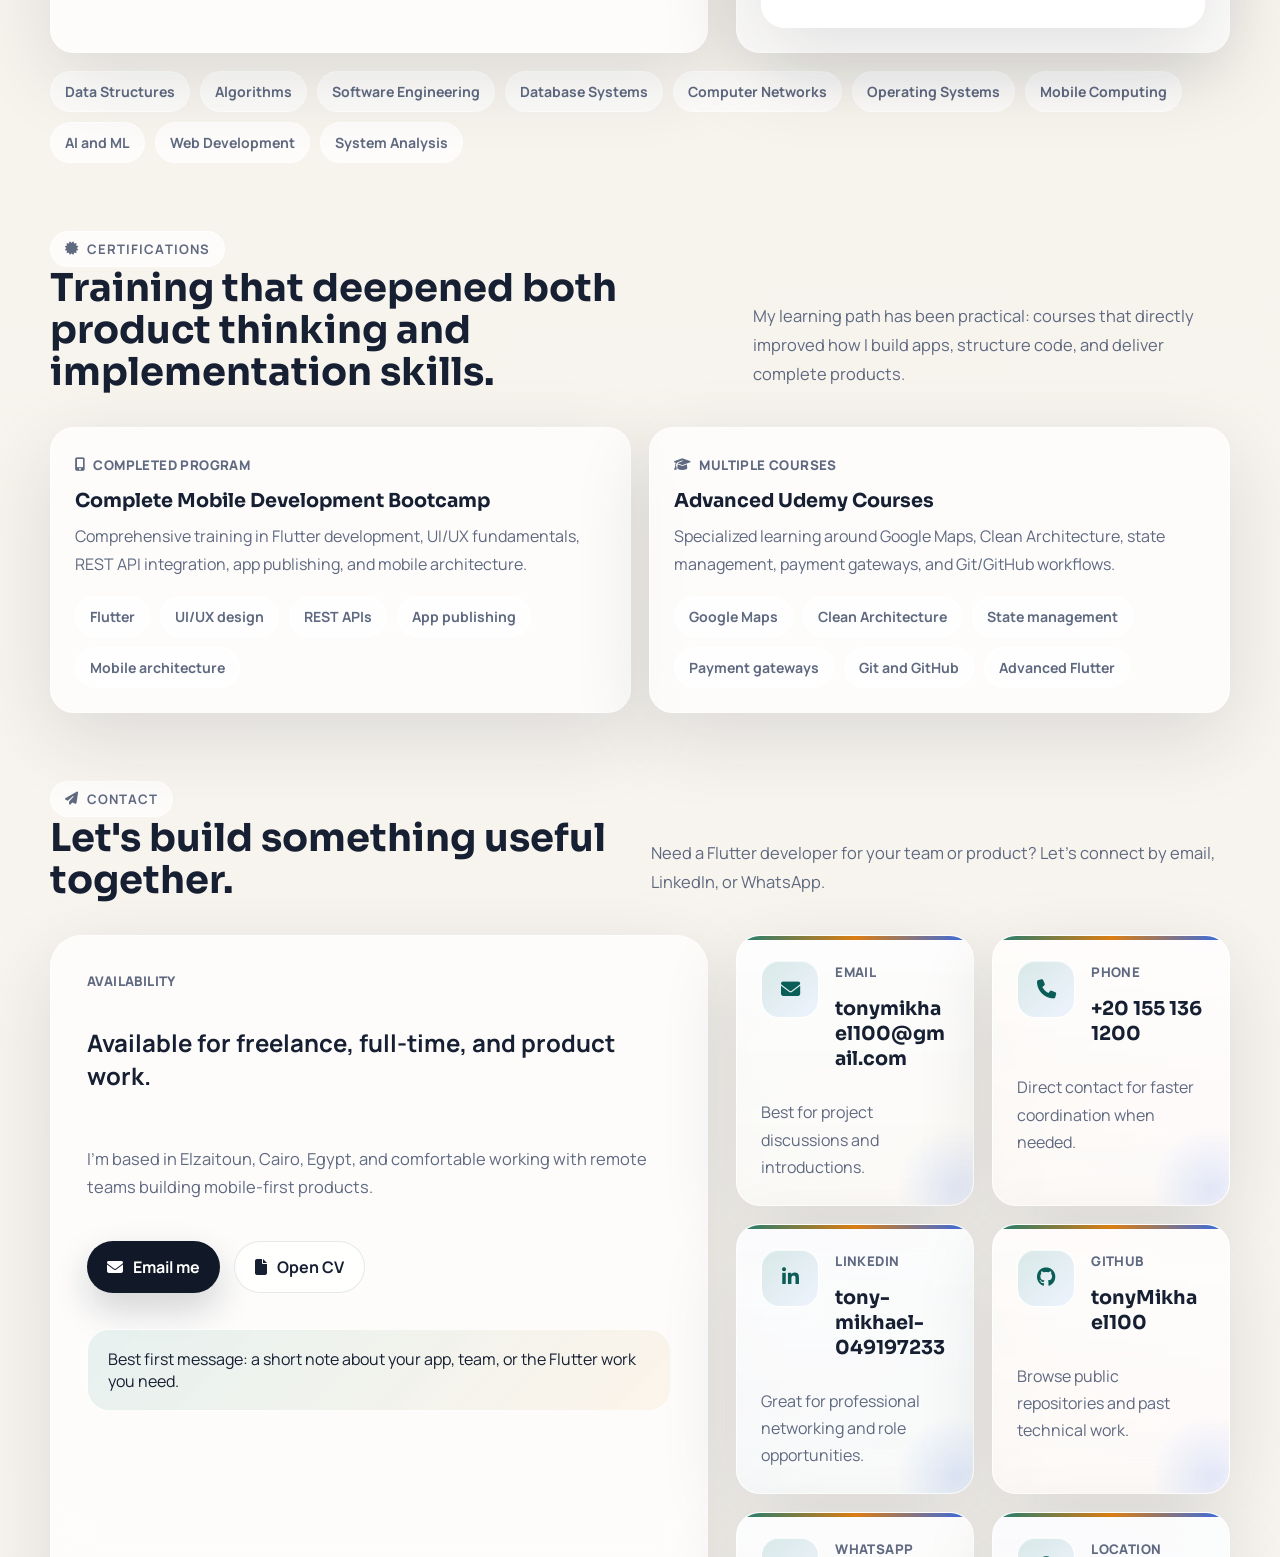
<file: skills.html>
<!DOCTYPE html>
<html lang="en">

<head>
  <meta charset="UTF-8">
  <meta http-equiv="refresh" content="0; url=index.html#skills">
  <meta name="viewport" content="width=device-width, initial-scale=1.0">
  <title>Redirecting to Skills</title>
  <link rel="canonical" href="index.html#skills">
</head>

<body>
  <p>Redirecting to <a href="index.html#skills">Skills</a>...</p>
</body>

</html>
</file>
<file: assets/styles.css>
:root {
  --bg: #f4efe6;
  --bg-soft: #fbf8f2;
  --surface: rgba(255, 255, 255, 0.72);
  --surface-strong: rgba(255, 255, 255, 0.9);
  --surface-dark: #111827;
  --text: #172033;
  --text-muted: #5f6980;
  --line: rgba(23, 32, 51, 0.1);
  --line-strong: rgba(23, 32, 51, 0.18);
  --accent: #0f766e;
  --accent-strong: #0b5d57;
  --accent-soft: rgba(15, 118, 110, 0.12);
  --gold: #d97706;
  --shadow: 0 24px 80px rgba(28, 37, 53, 0.12);
  --radius-xl: 32px;
  --radius-lg: 24px;
  --radius-md: 18px;
  --radius-sm: 14px;
  --container: 1180px;
}

* {
  box-sizing: border-box;
}

html {
  scroll-behavior: smooth;
}

body.menu-open {
  overflow: hidden;
}

body {
  margin: 0;
  font-family: "Manrope", sans-serif;
  color: var(--text);
  background:
    radial-gradient(circle at top left, rgba(217, 119, 6, 0.12), transparent 28%),
    radial-gradient(circle at top right, rgba(15, 118, 110, 0.12), transparent 26%),
    linear-gradient(180deg, #f8f3eb 0%, #f4efe6 45%, #f8f5f0 100%);
  min-height: 100vh;
}

body::before {
  content: "";
  position: fixed;
  inset: 0;
  pointer-events: none;
  background-image:
    linear-gradient(rgba(255, 255, 255, 0.15) 1px, transparent 1px),
    linear-gradient(90deg, rgba(255, 255, 255, 0.15) 1px, transparent 1px);
  background-size: 64px 64px;
  mask-image: linear-gradient(180deg, rgba(0, 0, 0, 0.5), transparent 85%);
  opacity: 0.35;
}

a {
  color: inherit;
}

img {
  max-width: 100%;
  display: block;
}

.container {
  width: min(var(--container), calc(100% - 32px));
  margin: 0 auto;
}

.site-header {
  position: sticky;
  top: 0;
  z-index: 20;
  padding: 18px 0;
}

.site-header .container {
  display: flex;
  align-items: center;
  justify-content: space-between;
  gap: 20px;
  padding: 14px 18px;
  background: rgba(251, 248, 242, 0.72);
  border: 1px solid rgba(255, 255, 255, 0.55);
  backdrop-filter: blur(18px);
  border-radius: 999px;
  box-shadow: 0 10px 35px rgba(31, 41, 55, 0.08);
}

.brand {
  display: inline-flex;
  align-items: center;
  gap: 12px;
  text-decoration: none;
}

.brand-mark {
  width: 42px;
  height: 42px;
  border-radius: 14px;
  background: linear-gradient(135deg, #172033, #0f766e);
  color: #fff;
  display: inline-flex;
  align-items: center;
  justify-content: center;
  font-family: "Sora", sans-serif;
  font-weight: 700;
  letter-spacing: 0.06em;
}

.brand-copy {
  display: flex;
  flex-direction: column;
  gap: 2px;
}

.brand-title {
  font-family: "Sora", sans-serif;
  font-size: 0.95rem;
  font-weight: 700;
}

.brand-subtitle {
  font-size: 0.78rem;
  color: var(--text-muted);
}

.menu-toggle {
  display: none;
  width: 44px;
  height: 44px;
  border: 1px solid var(--line);
  border-radius: 14px;
  background: rgba(255, 255, 255, 0.62);
  color: var(--text);
  font-size: 1rem;
}

.site-nav {
  display: flex;
  align-items: center;
  gap: 8px;
}

.site-nav a {
  text-decoration: none;
  color: var(--text-muted);
  padding: 10px 14px;
  border-radius: 999px;
  font-size: 0.95rem;
  font-weight: 600;
  transition: 0.2s ease;
}

.site-nav a:hover,
.site-nav a.active {
  color: var(--text);
  background: rgba(255, 255, 255, 0.78);
}

.nav-cta {
  padding: 12px 18px;
  border-radius: 999px;
  background: var(--surface-dark);
  color: #fff;
}

.page {
  padding: 20px 0 56px;
}

.section-anchor {
  scroll-margin-top: 120px;
}

.hero,
.page-hero {
  padding: 42px 0 26px;
}

.hero-grid,
.split-layout,
.contact-layout {
  display: grid;
  grid-template-columns: 1.2fr 0.9fr;
  gap: 28px;
  align-items: stretch;
}

.split-layout > :only-child {
  grid-column: 1 / -1;
}

.eyebrow {
  display: inline-flex;
  align-items: center;
  gap: 8px;
  padding: 8px 14px;
  border-radius: 999px;
  background: rgba(255, 255, 255, 0.72);
  border: 1px solid rgba(255, 255, 255, 0.86);
  color: var(--text-muted);
  font-size: 0.82rem;
  font-weight: 700;
  text-transform: uppercase;
  letter-spacing: 0.08em;
}

.hero-copy,
.panel,
.showcase-card,
.project-card,
.timeline-card,
.skill-card,
.stat-card,
.contact-card,
.summary-card {
  background: var(--surface);
  border: 1px solid rgba(255, 255, 255, 0.65);
  backdrop-filter: blur(18px);
  box-shadow: var(--shadow);
}

.hero-copy,
.showcase-card {
  border-radius: var(--radius-xl);
  padding: 36px;
}

.hero-copy {
  display: flex;
  flex-direction: column;
  gap: 16px;
}

.hero-contact-bar {
  display: flex;
  align-items: center;
  justify-content: space-between;
  gap: 14px;
  margin: 6px 0 2px;
  padding: 12px 14px;
  border-radius: 18px;
  background:
    linear-gradient(135deg, rgba(37, 99, 235, 0.12), rgba(15, 118, 110, 0.08), rgba(217, 119, 6, 0.12)),
    rgba(255, 255, 255, 0.78);
  border: 1px solid rgba(255, 255, 255, 0.88);
  box-shadow: 0 18px 40px rgba(28, 37, 53, 0.1);
}

.hero-contact-label {
  display: inline-flex;
  align-items: center;
  padding: 6px 10px;
  border-radius: 999px;
  background: rgba(255, 255, 255, 0.88);
  color: var(--accent-strong);
  font-size: 0.75rem;
  font-weight: 800;
  letter-spacing: 0.08em;
  text-transform: uppercase;
}

.hero-contact-actions {
  display: flex;
  flex-wrap: wrap;
  justify-content: flex-start;
  gap: 10px;
}

.hero-contact-pill {
  display: inline-flex;
  align-items: center;
  gap: 10px;
  padding: 12px 16px;
  border-radius: 999px;
  text-decoration: none;
  color: var(--text);
  font-weight: 700;
  background: rgba(255, 255, 255, 0.82);
  border: 1px solid rgba(255, 255, 255, 0.92);
  transition: transform 0.2s ease, box-shadow 0.2s ease, background 0.2s ease;
}

.hero-contact-pill:hover {
  transform: translateY(-2px);
  box-shadow: 0 14px 28px rgba(28, 37, 53, 0.12);
  background: rgba(255, 255, 255, 0.96);
}

.hero-contact-pill i {
  color: var(--accent-strong);
}

.hero-copy h1,
.page-hero h1 {
  margin: 0;
  font-family: "Sora", sans-serif;
  font-size: clamp(2.8rem, 5vw, 5.2rem);
  line-height: 0.98;
  letter-spacing: -0.05em;
}

.page-hero h1 {
  margin-bottom: 14px;
}

.highlight {
  color: var(--accent);
}

.hero-copy p,
.page-hero p,
.section-intro,
.muted {
  color: var(--text-muted);
  line-height: 1.75;
  font-size: 1.03rem;
}

.button-row,
.inline-actions {
  display: flex;
  flex-wrap: wrap;
  gap: 14px;
  margin-top: 6px;
}

.button,
.ghost-button {
  display: inline-flex;
  align-items: center;
  gap: 10px;
  padding: 14px 20px;
  border-radius: 999px;
  text-decoration: none;
  font-weight: 700;
  transition: transform 0.2s ease, box-shadow 0.2s ease, background 0.2s ease;
}

.button {
  background: var(--surface-dark);
  color: #fff;
  box-shadow: 0 16px 36px rgba(17, 24, 39, 0.18);
}

.button:hover,
.ghost-button:hover,
.project-links a:hover,
.contact-card:hover,
.skill-card:hover,
.timeline-card:hover,
.project-card:hover {
  transform: translateY(-2px);
}

.ghost-button {
  color: var(--text);
  background: rgba(255, 255, 255, 0.72);
  border: 1px solid var(--line);
}

.metrics {
  display: grid;
  grid-template-columns: repeat(3, 1fr);
  gap: 14px;
  margin-top: 8px;
}

.metric {
  padding: 16px 18px;
  border-radius: 22px;
  background: rgba(255, 255, 255, 0.62);
  border: 1px solid rgba(255, 255, 255, 0.75);
}

.metric strong {
  display: block;
  font-family: "Sora", sans-serif;
  font-size: 1.8rem;
  margin-bottom: 6px;
}

.metric span {
  color: var(--text-muted);
  font-size: 0.92rem;
}

.showcase-card {
  position: relative;
  overflow: hidden;
}

.showcase-card::after {
  content: "";
  position: absolute;
  inset: auto -60px -60px auto;
  width: 220px;
  height: 220px;
  border-radius: 50%;
  background: radial-gradient(circle, rgba(15, 118, 110, 0.18) 0%, transparent 68%);
}

.showcase-top {
  display: flex;
  justify-content: space-between;
  gap: 16px;
  align-items: flex-start;
  margin-bottom: 26px;
}

.avatar {
  width: 88px;
  height: 88px;
  border-radius: 28px;
  object-fit: cover;
  border: 4px solid rgba(255, 255, 255, 0.85);
}

.availability {
  padding: 10px 14px;
  border-radius: 999px;
  background: var(--accent-soft);
  color: var(--accent-strong);
  font-size: 0.82rem;
  font-weight: 800;
}

.showcase-card h2,
.panel h2,
.section-heading {
  font-family: "Sora", sans-serif;
  font-size: clamp(1.8rem, 3vw, 2.8rem);
  line-height: 1.1;
  margin: 0 0 12px;
}

.role-line {
  color: var(--text-muted);
  font-size: 1rem;
}

.signal-list,
.tag-row,
.chip-grid,
.project-tags,
.skill-tags,
.subject-list,
.contact-list,
.footer-links {
  display: flex;
  flex-wrap: wrap;
  gap: 10px;
}

.signal-list span,
.tag,
.chip,
.project-tags span,
.skill-tags span,
.subject-list span {
  padding: 10px 14px;
  border-radius: 999px;
  background: rgba(255, 255, 255, 0.7);
  border: 1px solid rgba(255, 255, 255, 0.8);
  font-size: 0.88rem;
  color: var(--text-muted);
  font-weight: 700;
}

.section {
  padding: 34px 0;
}

.section-header {
  display: flex;
  align-items: end;
  justify-content: space-between;
  gap: 18px;
  margin-bottom: 22px;
}

.grid-3,
.grid-4,
.projects-grid,
.skills-grid,
.cert-grid,
.contact-grid,
.summary-grid {
  display: grid;
  gap: 18px;
}

.grid-3,
.projects-grid,
.summary-grid {
  grid-template-columns: repeat(3, minmax(0, 1fr));
}

.summary-grid-single {
  grid-template-columns: 1fr;
  margin-top: 22px;
}

.grid-4,
.skills-grid,
.contact-grid {
  grid-template-columns: repeat(4, minmax(0, 1fr));
}

.cert-grid {
  grid-template-columns: repeat(2, minmax(0, 1fr));
}

.panel,
.stat-card,
.timeline-card,
.project-card,
.skill-card,
.contact-card,
.summary-card {
  border-radius: var(--radius-lg);
  padding: 24px;
}

.stat-card strong,
.summary-card strong {
  display: block;
  font-family: "Sora", sans-serif;
  font-size: 2rem;
  margin-bottom: 8px;
}

.stat-card p,
.summary-card p,
.timeline-card p,
.project-card p,
.skill-card p,
.contact-card p {
  margin: 0;
  color: var(--text-muted);
  line-height: 1.7;
}

.timeline {
  display: grid;
  gap: 18px;
}

.timeline-card {
  position: relative;
}

.experience-timeline {
  gap: 22px;
}

.experience-card {
  background:
    linear-gradient(180deg, rgba(255, 255, 255, 0.86), rgba(255, 255, 255, 0.72)),
    linear-gradient(135deg, rgba(15, 118, 110, 0.06), rgba(37, 99, 235, 0.06));
}

.experience-head {
  display: flex;
  justify-content: space-between;
  gap: 18px;
  align-items: flex-start;
}

.experience-date {
  flex-shrink: 0;
  padding: 10px 14px;
  border-radius: 999px;
  background: rgba(255, 255, 255, 0.8);
  border: 1px solid rgba(255, 255, 255, 0.88);
  color: var(--text-muted);
  font-size: 0.88rem;
  font-weight: 800;
}

.experience-list {
  margin: 18px 0 0;
  padding-left: 22px;
  color: var(--text);
}

.experience-list li + li {
  margin-top: 10px;
}

.timeline-card .meta,
.project-meta,
.contact-label,
.skill-level,
.small-label {
  display: inline-flex;
  align-items: center;
  gap: 8px;
  color: var(--text-muted);
  font-size: 0.83rem;
  font-weight: 800;
  letter-spacing: 0.03em;
  text-transform: uppercase;
}

.timeline-card h3,
.project-card h3,
.skill-card h3,
.contact-card h3,
.summary-card h3 {
  margin: 14px 0 10px;
  font-family: "Sora", sans-serif;
  font-size: 1.2rem;
}

.skills-grid {
  grid-template-columns: repeat(2, minmax(0, 1fr));
}

.skill-card-head,
.contact-card-head {
  display: flex;
  align-items: center;
  gap: 16px;
  margin-bottom: 18px;
}

.icon-box,
.skill-logo,
.contact-icon,
.project-thumb {
  width: 58px;
  height: 58px;
  border-radius: 18px;
  background: rgba(255, 255, 255, 0.78);
  border: 1px solid rgba(255, 255, 255, 0.85);
  display: flex;
  align-items: center;
  justify-content: center;
  flex-shrink: 0;
}

.skill-logo img,
.project-thumb img {
  width: 100%;
  height: 100%;
  object-fit: cover;
  border-radius: inherit;
}

.skill-logo i {
  font-size: 1.9rem;
}

.skill-logo-python {
  background: linear-gradient(135deg, rgba(55, 118, 171, 0.18), rgba(255, 212, 59, 0.16));
}

.skill-logo-python i {
  color: #3776ab;
}

.skill-logo-node {
  background: linear-gradient(135deg, rgba(51, 153, 51, 0.2), rgba(104, 160, 99, 0.12));
}

.skill-logo-node i {
  color: #339933;
}

.progress {
  width: 100%;
  height: 10px;
  border-radius: 999px;
  background: rgba(23, 32, 51, 0.08);
  overflow: hidden;
  margin-top: 16px;
}

.progress span {
  display: block;
  height: 100%;
  border-radius: inherit;
  background: linear-gradient(90deg, #172033, #0f766e);
}

.projects-grid {
  grid-template-columns: repeat(2, minmax(0, 1fr));
}

.project-card.featured {
  grid-column: span 2;
}

.project-visual {
  aspect-ratio: 16 / 9;
  overflow: hidden;
  border-radius: 18px;
  margin-bottom: 20px;
}

.project-visual img {
  width: 100%;
  height: 100%;
  object-fit: cover;
}

.project-links {
  display: flex;
  flex-wrap: wrap;
  gap: 12px;
  margin-top: 18px;
}

.project-links a {
  display: inline-flex;
  align-items: center;
  gap: 8px;
  text-decoration: none;
  padding: 12px 18px;
  border-radius: 999px;
  background: #fff;
  border: 1px solid var(--line);
  font-weight: 700;
  font-size: 0.875rem;
  transition: transform 0.2s ease, box-shadow 0.2s ease, border-color 0.2s ease;
  box-shadow: 0 2px 8px rgba(0, 0, 0, 0.04);
}

.project-links a:hover {
  transform: translateY(-2px);
  box-shadow: 0 8px 24px rgba(0, 0, 0, 0.08);
  border-color: var(--text-muted);
}

.project-links .app-store {
  background: var(--surface-dark);
  color: #fff;
  border-color: var(--surface-dark);
}

.project-links .app-store:hover {
  transform: translateY(-2px);
  background: #1e293b;
  border-color: #1e293b;
  box-shadow: 0 8px 24px rgba(0, 0, 0, 0.18);
}

.project-links .google-play {
  background: #fff;
  color: var(--text);
  border-color: var(--line-strong);
}

.project-links .google-play:hover {
  transform: translateY(-2px);
  border-color: var(--text-muted);
  box-shadow: 0 8px 24px rgba(0, 0, 0, 0.1);
}

.project-links .primary-link {
  background: var(--surface-dark);
  color: #fff;
  border-color: var(--surface-dark);
}

.project-links .primary-link:hover {
  transform: translateY(-2px);
  background: #1e293b;
  border-color: #1e293b;
  box-shadow: 0 8px 24px rgba(0, 0, 0, 0.18);
}

.contact-layout {
  align-items: start;
  position: relative;
}

.contact-grid {
  grid-template-columns: repeat(2, minmax(0, 1fr));
  min-width: 0;
}

.contact-layout .hero-copy {
  height: 100%;
}

.contact-card {
  position: relative;
  overflow: hidden;
  text-decoration: none;
  min-width: 0;
  background:
    linear-gradient(180deg, rgba(255, 255, 255, 0.9), rgba(255, 255, 255, 0.72)),
    linear-gradient(135deg, rgba(15, 118, 110, 0.08), rgba(217, 119, 6, 0.08));
  border: 1px solid rgba(255, 255, 255, 0.82);
  transition: transform 0.2s ease, box-shadow 0.2s ease, border-color 0.2s ease;
}

.contact-card::before {
  content: "";
  position: absolute;
  inset: 0 auto auto 0;
  width: 100%;
  height: 4px;
  background: linear-gradient(90deg, #0f766e, #d97706, #2563eb);
  opacity: 0.95;
}

.contact-card::after {
  content: "";
  position: absolute;
  right: -42px;
  bottom: -42px;
  width: 120px;
  height: 120px;
  border-radius: 50%;
  background: radial-gradient(circle, rgba(37, 99, 235, 0.12), transparent 70%);
  pointer-events: none;
}

.contact-card:nth-child(2n) {
  background:
    linear-gradient(180deg, rgba(255, 255, 255, 0.9), rgba(255, 255, 255, 0.72)),
    linear-gradient(135deg, rgba(217, 119, 6, 0.12), rgba(244, 114, 182, 0.08));
}

.contact-card:nth-child(3n) {
  background:
    linear-gradient(180deg, rgba(255, 255, 255, 0.9), rgba(255, 255, 255, 0.72)),
    linear-gradient(135deg, rgba(37, 99, 235, 0.12), rgba(15, 118, 110, 0.08));
}

.contact-card:hover {
  border-color: rgba(37, 99, 235, 0.18);
  box-shadow: 0 26px 70px rgba(28, 37, 53, 0.16);
}

.contact-icon {
  position: relative;
  font-size: 1.2rem;
  color: var(--accent-strong);
  background:
    linear-gradient(135deg, rgba(15, 118, 110, 0.16), rgba(37, 99, 235, 0.08)),
    rgba(255, 255, 255, 0.92);
  border-color: rgba(255, 255, 255, 0.96);
  box-shadow: inset 0 1px 0 rgba(255, 255, 255, 0.7);
}

.contact-note {
  margin-top: 20px;
  padding: 18px 20px;
  border-radius: 22px;
  background:
    linear-gradient(135deg, rgba(15, 118, 110, 0.1), rgba(217, 119, 6, 0.08)),
    rgba(255, 255, 255, 0.7);
  border: 1px solid rgba(255, 255, 255, 0.82);
}

.contact-card p,
.contact-card h3,
.contact-card-head,
.contact-card-head > div {
  min-width: 0;
}

.contact-card h3 {
  overflow-wrap: anywhere;
}

.contact-card-head {
  align-items: flex-start;
}

.site-footer {
  padding: 18px 0 42px;
}

.site-footer .container {
  display: flex;
  justify-content: space-between;
  gap: 18px;
  align-items: center;
  padding: 22px 26px;
  border-radius: 28px;
  background: rgba(17, 24, 39, 0.94);
  color: rgba(255, 255, 255, 0.82);
}

.site-footer a {
  text-decoration: none;
  color: #fff;
}

.page-intro {
  max-width: 760px;
}

.back-link {
  display: inline-flex;
  align-items: center;
  gap: 8px;
  margin-bottom: 24px;
  padding: 11px 16px;
  border-radius: 999px;
  text-decoration: none;
  color: var(--text-muted);
  background: rgba(255, 255, 255, 0.72);
  border: 1px solid rgba(255, 255, 255, 0.82);
  font-weight: 700;
}

@media (max-width: 980px) {
  .site-header .container {
    border-radius: 28px;
  }

  .menu-toggle {
    display: inline-flex;
    align-items: center;
    justify-content: center;
  }

  .site-nav {
    position: absolute;
    top: calc(100% + 10px);
    left: 16px;
    right: 16px;
    display: none;
    flex-direction: column;
    align-items: stretch;
    padding: 14px;
    border-radius: 24px;
    background: rgba(251, 248, 242, 0.94);
    border: 1px solid rgba(255, 255, 255, 0.86);
    box-shadow: var(--shadow);
  }

  .site-nav.open {
    display: flex;
  }

  .site-nav a {
    width: 100%;
  }

  .hero-grid,
  .split-layout,
  .contact-layout,
  .projects-grid,
  .project-card.featured,
  .cert-grid,
  .summary-grid,
  .grid-3,
  .grid-4 {
    grid-template-columns: 1fr;
  }

  .skills-grid,
  .contact-grid {
    grid-template-columns: 1fr;
  }

  .hero-copy,
  .showcase-card,
  .panel {
    padding: 28px;
  }

  .experience-head {
    flex-direction: column;
  }

  .hero-contact-bar {
    flex-direction: column;
    align-items: flex-start;
  }

  .hero-contact-actions {
    justify-content: flex-start;
  }

  .metrics {
    grid-template-columns: 1fr;
  }

  .site-footer .container,
  .section-header {
    flex-direction: column;
    align-items: flex-start;
  }
}

@media (max-width: 640px) {
  .projects-grid {
    grid-template-columns: 1fr;
  }

  .project-card.featured {
    grid-column: auto;
  }

  .hero-contact-bar {
    padding: 16px;
  }

  .hero-contact-actions,
  .hero-contact-pill {
    width: 100%;
  }

  .hero-contact-pill {
    justify-content: center;
  }

  .page {
    padding-top: 10px;
  }

  .hero-copy h1,
  .page-hero h1 {
    font-size: 2.5rem;
  }

  .hero-copy,
  .showcase-card,
  .panel,
  .project-card,
  .timeline-card,
  .skill-card,
  .contact-card,
  .summary-card,
  .stat-card {
    padding: 22px;
  }

  .site-header .container {
    width: min(var(--container), calc(100% - 20px));
    padding: 12px 14px;
  }
}
</file>
